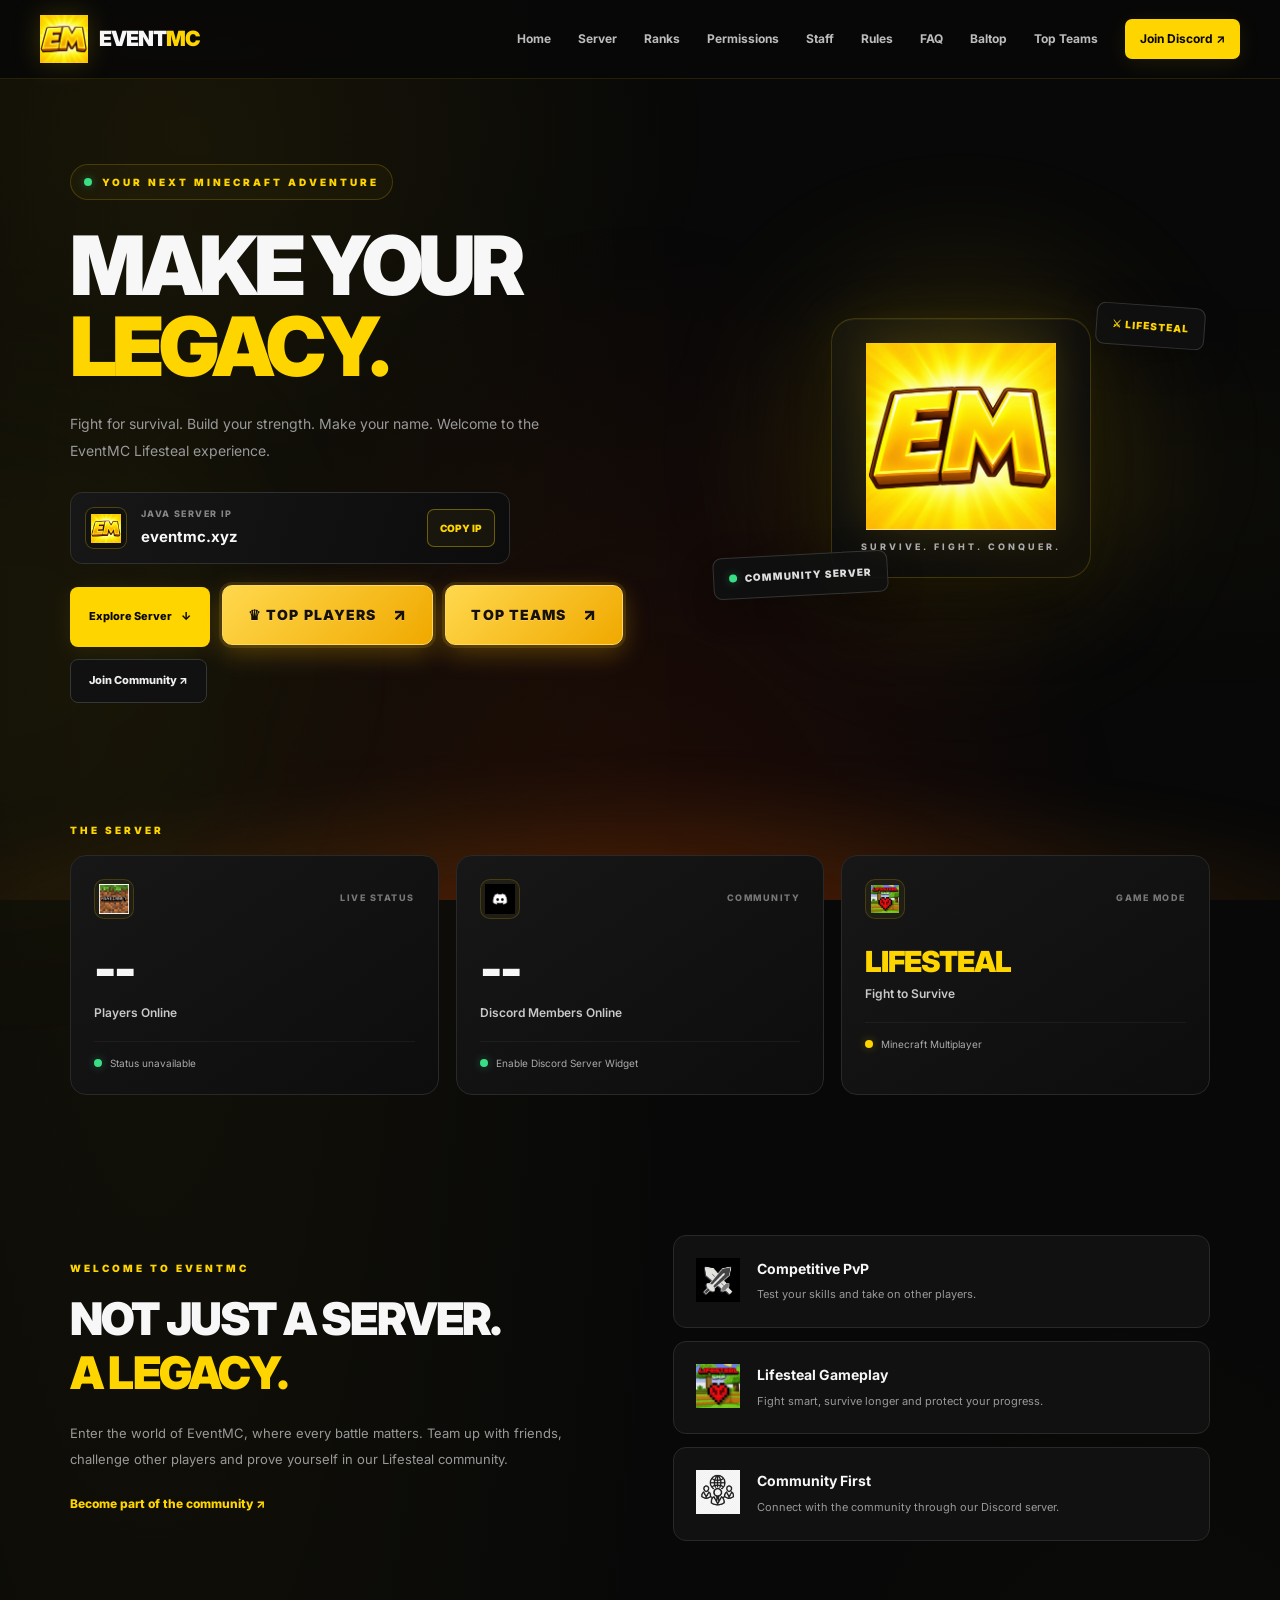
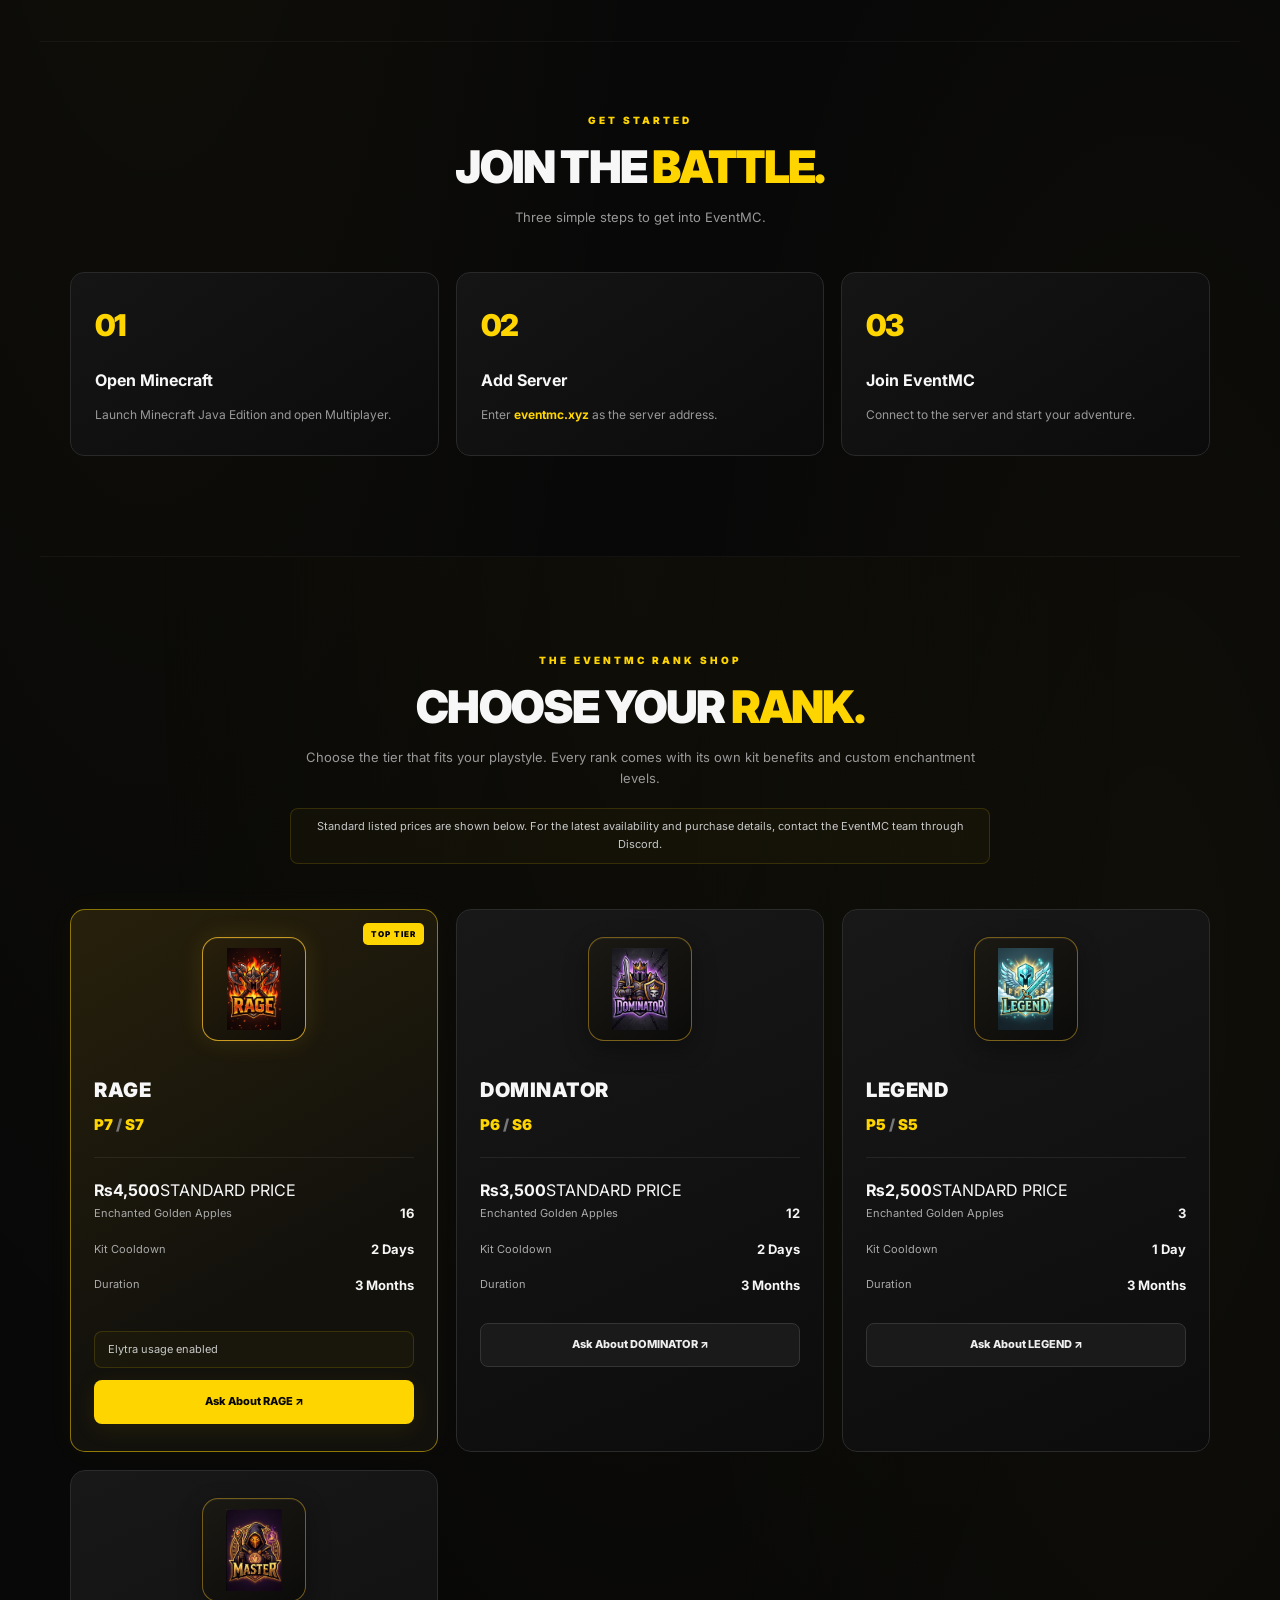
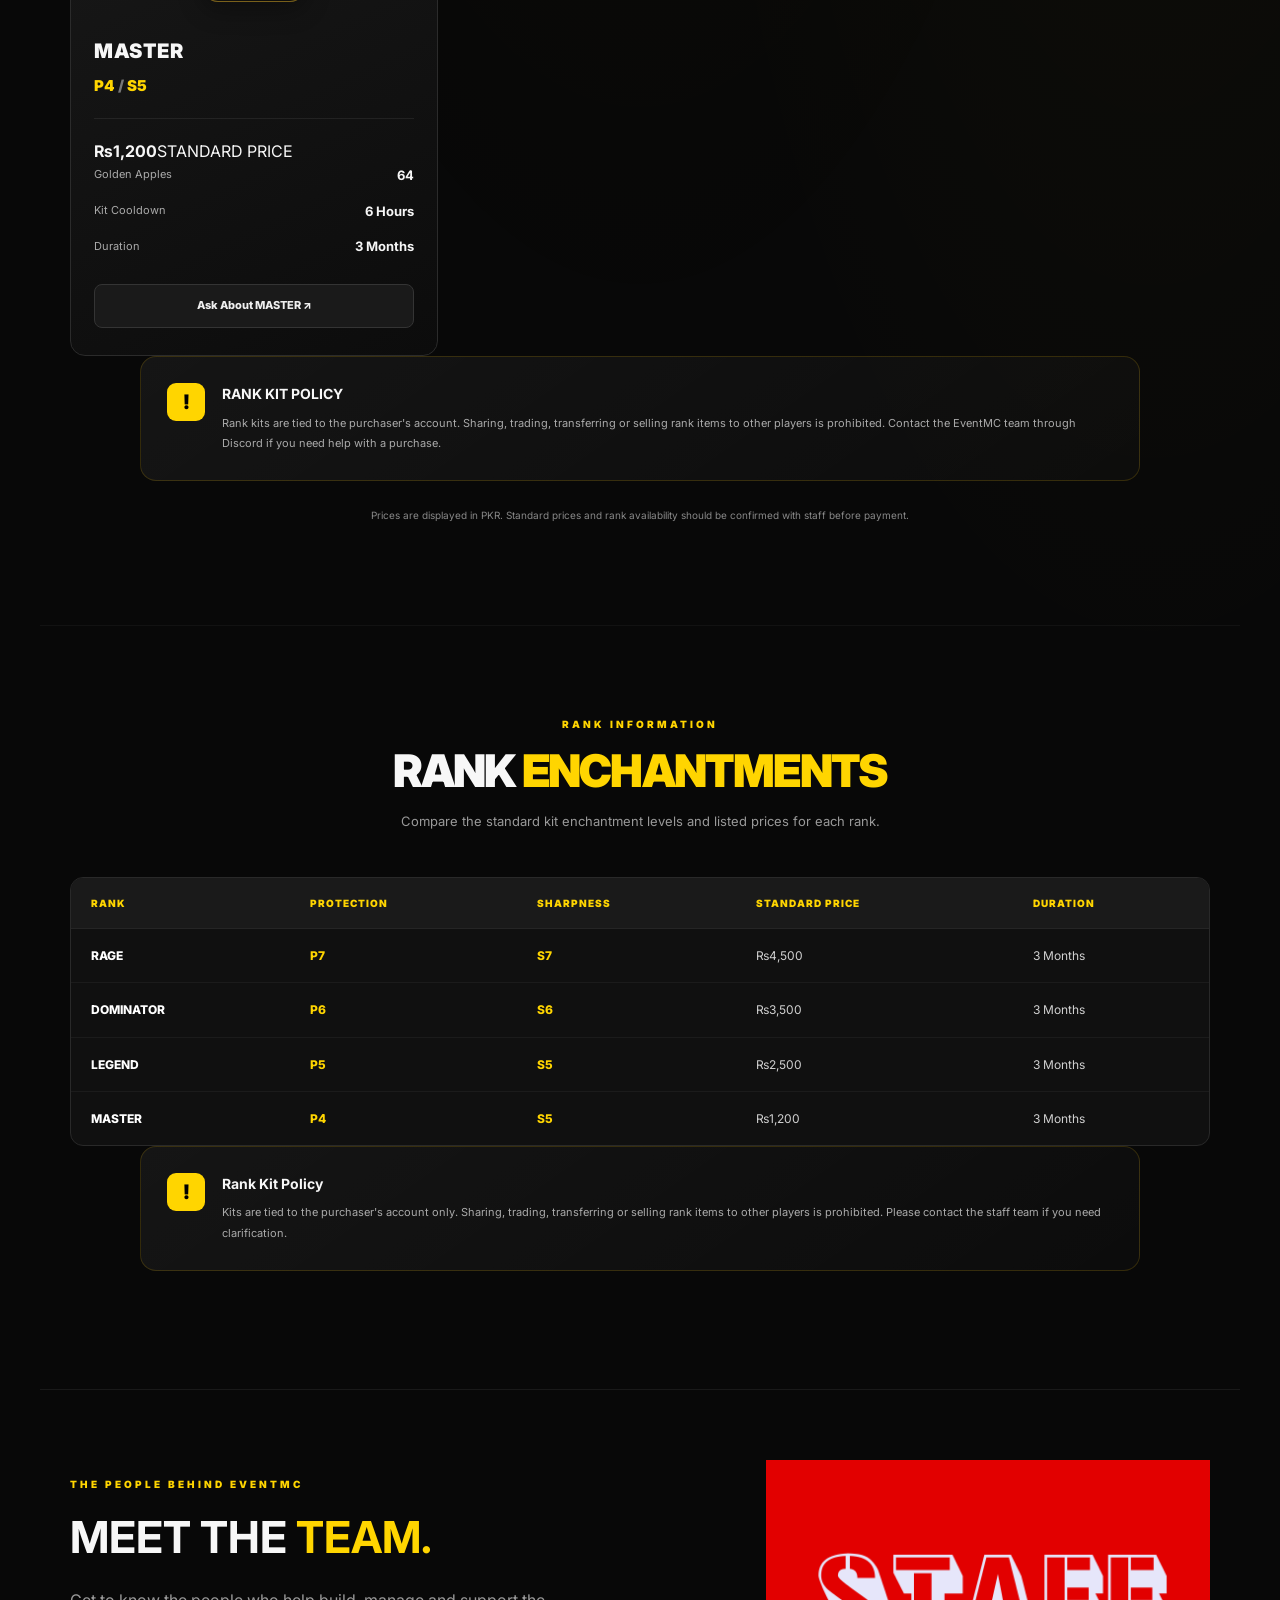
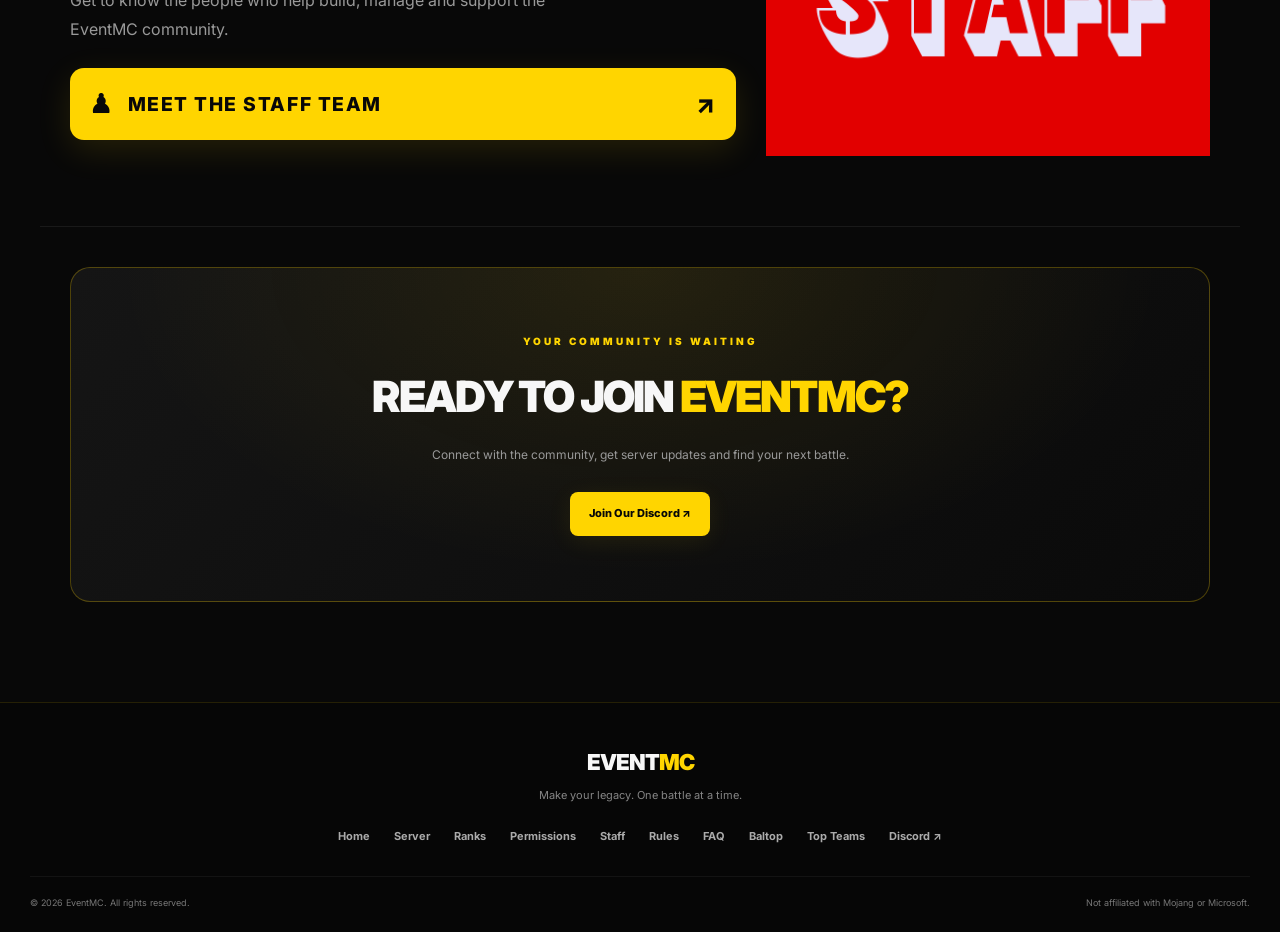
<file: index.html>
<!DOCTYPE html>
<html lang="en">
<head>
  <meta charset="UTF-8">
  <meta name="viewport" content="width=device-width, initial-scale=1.0">
  <meta name="theme-color" content="#080808">
  <meta name="description" content="Enter EventMC Lifesteal. Fight for survival, build your strength and make your legacy at eventmc.xyz.">
  <meta property="og:title" content="EventMC | Make Your Legacy">
  <meta property="og:description" content="Survive. Fight. Conquer. Join the EventMC Lifesteal community.">
  <meta property="og:image" content="assets/eventmc-logo.png">
  <title>EventMC | Make Your Legacy</title>
  <link rel="preconnect" href="https://fonts.googleapis.com">
  <link rel="preconnect" href="https://fonts.gstatic.com" crossorigin>
  <link href="https://fonts.googleapis.com/css2?family=Inter:wght@400;500;600;700;800;900&display=swap" rel="stylesheet">
  <link rel="icon" type="image/png" href="assets/eventmc-logo.png">
  <link rel="stylesheet" href="style.css">
  <link rel="stylesheet" href="extras.css">

  <style>
    .rank-symbol.rank-logo {
      width: 104px;
      height: 104px;
      padding: 10px;
      margin: 0 auto 14px;
      display: flex;
      align-items: center;
      justify-content: center;
      box-sizing: border-box;
      overflow: hidden;
      background: linear-gradient(145deg, #1b1913, #0b0b0a);
      border: 1px solid rgba(255, 198, 41, .42);
      border-radius: 16px;
      box-shadow: 0 8px 24px rgba(0,0,0,.32), inset 0 1px 0 rgba(255,255,255,.05);
    }

    .rank-featured .rank-symbol.rank-logo {
      background: linear-gradient(145deg, #29200b, #100e09);
      border-color: rgba(255, 198, 41, .75);
      box-shadow: 0 0 24px rgba(255,198,41,.12), inset 0 1px 0 rgba(255,255,255,.07);
    }

    .rank-symbol.rank-logo img {
      display: block;
      width: 100%;
      height: 100%;
      object-fit: contain;
    }

    /* Prominent leaderboard buttons */
    .hero-actions .top-players-button,
    .hero-actions .top-teams-button {
      position: relative;
      min-height: 54px;
      padding: 15px 25px;
      border: 1px solid #ffd75a;
      border-radius: 10px;
      background: linear-gradient(135deg, #ffd84d 0%, #f0a900 100%);
      color: #171107;
      font-size: 14px;
      font-weight: 900;
      letter-spacing: 1.1px;
      box-shadow: 0 0 0 3px rgba(255,198,41,.12), 0 8px 26px rgba(255,184,0,.28);
      text-shadow: 0 1px 0 rgba(255,255,255,.2);
      transform: translateY(-2px);
      transition: transform .2s ease, box-shadow .2s ease, filter .2s ease;
    }

    .hero-actions .top-players-button:hover,
    .hero-actions .top-teams-button:hover {
      transform: translateY(-4px);
      filter: brightness(1.08);
      box-shadow: 0 0 0 4px rgba(255,198,41,.17), 0 12px 32px rgba(255,184,0,.38);
    }

    .hero-actions .top-players-button span,
    .hero-actions .top-teams-button span {
      margin-left: 8px;
      font-size: 17px;
    }

    @media (max-width: 600px) {
      .hero-actions .top-players-button,
      .hero-actions .top-teams-button {
        min-height: 50px;
        padding: 13px 19px;
      }
    }

    /* =================================
       EVENTMC REALISTIC-STYLE FIRE FX
       ================================= */

    body {
      position: relative;
      isolation: isolate;
    }

    .eventmc-fire {
      position: fixed;
      inset: 0;
      z-index: -1;
      overflow: hidden;
      pointer-events: none;
      background:
        radial-gradient(ellipse at 50% 110%, rgba(120, 28, 0, .24), transparent 55%);
    }

    .eventmc-fire::before {
      content: "";
      position: absolute;
      left: -15%;
      bottom: -180px;
      width: 130%;
      height: 300px;
      background: radial-gradient(
        ellipse at center,
        rgba(255, 74, 0, .24),
        rgba(255, 130, 0, .10) 40%,
        transparent 72%
      );
      filter: blur(25px);
      animation: fireBase 3s ease-in-out infinite alternate;
    }

    .eventmc-flame {
      position: absolute;
      bottom: -150px;
      width: var(--flame-width, 55px);
      height: var(--flame-height, 220px);
      left: var(--flame-left);
      border-radius: 50% 50% 25% 25%;
      transform-origin: bottom center;
      opacity: 0;
      filter: blur(5px);
      background: linear-gradient(
        to top,
        #ff2600 0%,
        #ff5100 27%,
        #ff8c00 52%,
        #ffd34d 72%,
        rgba(255, 226, 120, .55) 84%,
        transparent 100%
      );
      animation: flameRise var(--flame-speed, 3s) infinite ease-in;
      animation-delay: var(--flame-delay, 0s);
    }

    .eventmc-flame::before {
      content: "";
      position: absolute;
      left: 25%;
      top: 28%;
      width: 50%;
      height: 70%;
      border-radius: 50%;
      background: linear-gradient(
        to top,
        rgba(255, 70, 0, .95),
        rgba(255, 190, 30, .8),
        transparent
      );
      filter: blur(7px);
    }

    @keyframes flameRise {
      0% {
        transform: translateY(0) scale(.6, .7) rotate(-9deg);
        opacity: 0;
      }
      15% {
        opacity: .85;
      }
      45% {
        transform: translateY(-42vh) scale(1.15, 1.35) rotate(9deg);
        opacity: .78;
      }
      75% {
        opacity: .55;
      }
      100% {
        transform: translateY(-115vh) scale(.35, 1.7) rotate(-12deg);
        opacity: 0;
      }
    }

    .eventmc-ember {
      position: absolute;
      bottom: -15px;
      left: var(--ember-left);
      width: var(--ember-size, 4px);
      height: var(--ember-size, 4px);
      border-radius: 50%;
      background: #ffb52e;
      box-shadow: 0 0 8px #ff6a00, 0 0 18px #ff3c00;
      opacity: 0;
      animation: emberRise var(--ember-speed, 5s) infinite linear;
      animation-delay: var(--ember-delay, 0s);
    }

    @keyframes emberRise {
      0% {
        transform: translate3d(0, 0, 0) scale(.5);
        opacity: 0;
      }
      15% {
        opacity: .95;
      }
      100% {
        transform: translate3d(var(--ember-drift, 45px), -110vh, 0) scale(0);
        opacity: 0;
      }
    }

    @keyframes fireBase {
      from {
        opacity: .55;
        transform: scaleX(.9);
      }
      to {
        opacity: 1;
        transform: scaleX(1.08);
      }
    }

    @media (prefers-reduced-motion: reduce) {
      .eventmc-flame,
      .eventmc-ember,
      .eventmc-fire::before {
        animation: none !important;
      }
    }
  </style>
</head>

<body>
  <div class="eventmc-fire" id="eventmcFire" aria-hidden="true"></div>
  <div class="page-glow"></div>

  <header class="site-header">
    <a class="brand" href="#home" aria-label="EventMC Home">
      <img src="assets/eventmc-logo.png" alt="EventMC Logo" onerror="this.style.display='none'">
      <span>EVENT<span class="yellow">MC</span></span>
    </a>

    <button class="menu-toggle" id="menuToggle" aria-label="Open navigation" aria-expanded="false">
      <span></span><span></span><span></span>
    </button>

    <nav class="nav-links" id="navLinks">
      <a href="index.html#home">Home</a>
      <a href="index.html#server">Server</a>
      <a href="index.html#ranks">Ranks</a>
      <a href="index.html#permissions">Permissions</a>
      <a href="staff.html">Staff</a>
      <a href="rules.html">Rules</a>
      <a href="faq.html">FAQ</a>
      <a href="baltop.html">Baltop</a>
      <a href="top-teams.html">Top Teams</a>
      <a class="nav-discord" href="https://discord.gg/d8NJ4SGXV" target="_blank" rel="noopener noreferrer">Join Discord ↗</a>
    </nav>
  </header>

  <main>
    <section class="hero section-wrap" id="home">
      <div class="hero-content">
        <div class="eyebrow"><span class="live-dot"></span> YOUR NEXT MINECRAFT ADVENTURE</div>

        <h1>MAKE YOUR<br><span class="yellow">LEGACY.</span></h1>

        <p class="hero-description">
          Fight for survival. Build your strength. Make your name. Welcome to the EventMC Lifesteal experience.
        </p>

        <div class="hero-ip">
          <div class="ip-icon">
            <img src="assets/eventmc-logo.png" alt="EventMC">
          </div>
          <div>
            <span class="small-label">JAVA SERVER IP</span>
            <strong id="serverIp">eventmc.xyz</strong>
          </div>
          <button class="copy-button" id="copyIp" type="button">COPY IP</button>
        </div>

        <div class="hero-actions">
          <a class="button button-primary" href="#server">Explore Server <span>↓</span></a>
          <a class="button top-players-button" href="baltop.html">♛ TOP PLAYERS <span>↗</span></a>
          <a class="button top-teams-button" href="top-teams.html">TOP TEAMS <span>↗</span></a>
          <a class="button button-outline" href="https://discord.gg/d8NJ4SGXV" target="_blank" rel="noopener noreferrer">Join Community ↗</a>
        </div>

        <p class="copy-message" id="copyMessage" aria-live="polite"></p>
      </div>

      <div class="hero-visual">
        <div class="hero-logo-card">
          <img src="assets/eventmc-logo.png" alt="EventMC Server Logo" onerror="this.style.display='none'">
          <div class="logo-fallback">EVENT<span>MC</span></div>
          <span class="hero-logo-caption">SURVIVE. FIGHT. CONQUER.</span>
        </div>
        <div class="floating-chip chip-top">⚔ LIFESTEAL</div>
        <div class="floating-chip chip-bottom"><span class="live-dot"></span> COMMUNITY SERVER</div>
      </div>
    </section>

    <section class="stats-section section-wrap" id="server">
      <div class="section-kicker">THE SERVER</div>
      <div class="stats-grid">
        <article class="stat-card">
          <div class="stat-top">
            <span class="stat-icon stat-icon-upload">
              <img src="assets/player-count.png" alt="Player count icon" onerror="this.hidden=true">
            </span>
            <span class="stat-caption">LIVE STATUS</span>
          </div>
          <div class="stat-number" id="playerCount">--</div>
          <div class="stat-label">Players Online</div>
          <div class="stat-bottom">
            <span class="status-dot" id="mcStatusDot"></span>
            <span id="mcStatus">Checking server...</span>
          </div>
        </article>

        <article class="stat-card">
          <div class="stat-top">
            <span class="stat-icon stat-icon-upload">
              <img src="assets/discord-count.png" alt="Discord count icon" onerror="this.hidden=true">
            </span>
            <span class="stat-caption">COMMUNITY</span>
          </div>
          <div class="stat-number" id="discordCount">--</div>
          <div class="stat-label">Discord Members Online</div>
          <div class="stat-bottom">
            <span class="status-dot status-green"></span>
            <span id="discordStatus">Community connection</span>
          </div>
        </article>

        <article class="stat-card mode-stat">
          <div class="stat-top">
            <span class="stat-icon stat-icon-image">
              <img src="assets/life.png" alt="Lifesteal">
            </span>
            <span class="stat-caption">GAME MODE</span>
          </div>
          <div class="stat-number mode-number">LIFESTEAL</div>
          <div class="stat-label">Fight to Survive</div>
          <div class="stat-bottom">
            <span class="status-dot status-yellow"></span>
            <span>Minecraft Multiplayer</span>
          </div>
        </article>
      </div>
    </section>

    <section class="about-section section-wrap">
      <div class="about-copy">
        <div class="section-kicker">WELCOME TO EVENTMC</div>
        <h2>NOT JUST A SERVER.<br><span class="yellow">A LEGACY.</span></h2>
        <p>Enter the world of EventMC, where every battle matters. Team up with friends, challenge other players and prove yourself in our Lifesteal community.</p>
        <a class="text-link" href="https://discord.gg/d8NJ4SGXV" target="_blank" rel="noopener noreferrer">Become part of the community ↗</a>
      </div>

      <div class="feature-list">
        <article class="feature-card">
          <div class="feature-icon"><img src="assets/comp.png" alt="Competitive PvP" onerror="this.hidden=true"></div>
          <div><h3>Competitive PvP</h3><p>Test your skills and take on other players.</p></div>
        </article>
        <article class="feature-card">
          <div class="feature-icon"><img src="assets/life.png" alt="Lifesteal" onerror="this.hidden=true"></div>
          <div><h3>Lifesteal Gameplay</h3><p>Fight smart, survive longer and protect your progress.</p></div>
        </article>
        <article class="feature-card">
          <div class="feature-icon"><img src="assets/community.png" alt="Community First" onerror="this.hidden=true"></div>
          <div><h3>Community First</h3><p>Connect with the community through our Discord server.</p></div>
        </article>
      </div>
    </section>

    <section class="join-section section-wrap">
      <div class="section-heading">
        <div class="section-kicker">GET STARTED</div>
        <h2>JOIN THE <span class="yellow">BATTLE.</span></h2>
        <p>Three simple steps to get into EventMC.</p>
      </div>

      <div class="steps-grid">
        <article class="step-card"><span class="step-number">01</span><h3>Open Minecraft</h3><p>Launch Minecraft Java Edition and open Multiplayer.</p></article>
        <article class="step-card"><span class="step-number">02</span><h3>Add Server</h3><p>Enter <strong>eventmc.xyz</strong> as the server address.</p></article>
        <article class="step-card"><span class="step-number">03</span><h3>Join EventMC</h3><p>Connect to the server and start your adventure.</p></article>
      </div>
    </section>

    <section class="ranks-section section-wrap" id="ranks">
      <div class="section-heading">
        <div class="section-kicker">THE EVENTMC RANK SHOP</div>
        <h2>CHOOSE YOUR <span class="yellow">RANK.</span></h2>
        <p>Choose the tier that fits your playstyle. Every rank comes with its own kit benefits and custom enchantment levels.</p>
        <div class="rank-note">Standard listed prices are shown below. For the latest availability and purchase details, contact the EventMC team through Discord.</div>
      </div>

      <div class="ranks-grid permanent-ranks-grid">
        <article class="rank-card rank-featured permanent-rank-card">
          <div class="rank-badge">TOP TIER</div>
          <div class="rank-symbol rank-logo"><img src="assets/rage.png" alt="RAGE Rank Logo" loading="lazy"></div>
          <h3>RAGE</h3>
          <div class="rank-enchants">P7 <span>/</span> S7</div>
          <div class="rank-divider"></div>
          <div class="permanent-price"><strong>₨4,500</strong><span>STANDARD PRICE</span></div>
          <div class="price-row"><span>Enchanted Golden Apples</span><strong>16</strong></div>
          <div class="price-row"><span>Kit Cooldown</span><strong>2 Days</strong></div>
          <div class="price-row"><span>Duration</span><strong>3 Months</strong></div>
          <div class="rank-note">Elytra usage enabled</div>
          <a class="button button-primary rank-action" href="https://discord.gg/d8NJ4SGXV" target="_blank" rel="noopener noreferrer">Ask About RAGE ↗</a>
        </article>

        <article class="rank-card permanent-rank-card">
          <div class="rank-symbol rank-logo"><img src="assets/dominator.png" alt="DOMINATOR Rank Logo" loading="lazy"></div>
          <h3>DOMINATOR</h3>
          <div class="rank-enchants">P6 <span>/</span> S6</div>
          <div class="rank-divider"></div>
          <div class="permanent-price"><strong>₨3,500</strong><span>STANDARD PRICE</span></div>
          <div class="price-row"><span>Enchanted Golden Apples</span><strong>12</strong></div>
          <div class="price-row"><span>Kit Cooldown</span><strong>2 Days</strong></div>
          <div class="price-row"><span>Duration</span><strong>3 Months</strong></div>
          <a class="button button-rank rank-action" href="https://discord.gg/d8NJ4SGXV" target="_blank" rel="noopener noreferrer">Ask About DOMINATOR ↗</a>
        </article>

        <article class="rank-card permanent-rank-card">
          <div class="rank-symbol rank-logo"><img src="assets/legend.png" alt="LEGEND Rank Logo" loading="lazy"></div>
          <h3>LEGEND</h3>
          <div class="rank-enchants">P5 <span>/</span> S5</div>
          <div class="rank-divider"></div>
          <div class="permanent-price"><strong>₨2,500</strong><span>STANDARD PRICE</span></div>
          <div class="price-row"><span>Enchanted Golden Apples</span><strong>3</strong></div>
          <div class="price-row"><span>Kit Cooldown</span><strong>1 Day</strong></div>
          <div class="price-row"><span>Duration</span><strong>3 Months</strong></div>
          <a class="button button-rank rank-action" href="https://discord.gg/d8NJ4SGXV" target="_blank" rel="noopener noreferrer">Ask About LEGEND ↗</a>
        </article>

        <article class="rank-card permanent-rank-card">
          <div class="rank-symbol rank-logo"><img src="assets/master.png" alt="MASTER Rank Logo" loading="lazy"></div>
          <h3>MASTER</h3>
          <div class="rank-enchants">P4 <span>/</span> S5</div>
          <div class="rank-divider"></div>
          <div class="permanent-price"><strong>₨1,200</strong><span>STANDARD PRICE</span></div>
          <div class="price-row"><span>Golden Apples</span><strong>64</strong></div>
          <div class="price-row"><span>Kit Cooldown</span><strong>6 Hours</strong></div>
          <div class="price-row"><span>Duration</span><strong>3 Months</strong></div>
          <a class="button button-rank rank-action" href="https://discord.gg/d8NJ4SGXV" target="_blank" rel="noopener noreferrer">Ask About MASTER ↗</a>
        </article>
      </div>

      <div class="policy-card rank-shop-policy">
        <div class="policy-icon">!</div>
        <div>
          <h3>RANK KIT POLICY</h3>
          <p>Rank kits are tied to the purchaser's account. Sharing, trading, transferring or selling rank items to other players is prohibited. Contact the EventMC team through Discord if you need help with a purchase.</p>
        </div>
      </div>
      <p class="shop-disclaimer">Prices are displayed in PKR. Standard prices and rank availability should be confirmed with staff before payment.</p>
    </section>

    <section class="permissions-section section-wrap" id="permissions">
      <div class="section-heading">
        <div class="section-kicker">RANK INFORMATION</div>
        <h2>RANK <span class="yellow">ENCHANTMENTS</span></h2>
        <p>Compare the standard kit enchantment levels and listed prices for each rank.</p>
      </div>

      <div class="table-wrap">
        <table class="permissions-table">
          <thead><tr><th>Rank</th><th>Protection</th><th>Sharpness</th><th>Standard Price</th><th>Duration</th></tr></thead>
          <tbody>
            <tr><td>RAGE</td><td>P7</td><td>S7</td><td>₨4,500</td><td>3 Months</td></tr>
            <tr><td>DOMINATOR</td><td>P6</td><td>S6</td><td>₨3,500</td><td>3 Months</td></tr>
            <tr><td>LEGEND</td><td>P5</td><td>S5</td><td>₨2,500</td><td>3 Months</td></tr>
            <tr><td>MASTER</td><td>P4</td><td>S5</td><td>₨1,200</td><td>3 Months</td></tr>
          </tbody>
        </table>
      </div>

      <div class="policy-card">
        <div class="policy-icon">!</div>
        <div>
          <h3>Rank Kit Policy</h3>
          <p>Kits are tied to the purchaser's account only. Sharing, trading, transferring or selling rank items to other players is prohibited. Please contact the staff team if you need clarification.</p>
        </div>
      </div>
    </section>

    <section class="staff-preview section-wrap" aria-labelledby="staffPreviewTitle">
      <div class="staff-preview-copy">
        <div class="section-kicker">THE PEOPLE BEHIND EVENTMC</div>
        <h2 id="staffPreviewTitle">MEET THE <span class="yellow">TEAM.</span></h2>
        <p>Get to know the people who help build, manage and support the EventMC community.</p>
        <a class="button button-primary staff-team-bar" href="staff.html">
          <span class="staff-team-bar-icon">♟</span> MEET THE STAFF TEAM <span class="staff-team-arrow">↗</span>
        </a>
      </div>
      <div class="staff-preview-mark"><img src="assets/staff.png" alt="EventMC Staff Team" loading="lazy"></div>
    </section>

    <section class="discord-cta section-wrap">
      <div class="cta-content">
        <div class="section-kicker">YOUR COMMUNITY IS WAITING</div>
        <h2>READY TO JOIN <span class="yellow">EVENTMC?</span></h2>
        <p>Connect with the community, get server updates and find your next battle.</p>
        <a class="button button-primary" href="https://discord.gg/d8NJ4SGXV" target="_blank" rel="noopener noreferrer">Join Our Discord ↗</a>
      </div>
    </section>
  </main>

  <footer class="site-footer">
    <a class="footer-brand" href="#home">EVENT<span class="yellow">MC</span></a>
    <p>Make your legacy. One battle at a time.</p>

    <div class="footer-links">
      <a href="index.html#home">Home</a>
      <a href="index.html#server">Server</a>
      <a href="index.html#ranks">Ranks</a>
      <a href="index.html#permissions">Permissions</a>
      <a href="staff.html">Staff</a>
      <a href="rules.html">Rules</a>
      <a href="faq.html">FAQ</a>
      <a href="baltop.html">Baltop</a>
      <a href="top-teams.html">Top Teams</a>
      <a href="https://discord.gg/d8NJ4SGXV" target="_blank" rel="noopener noreferrer">Discord ↗</a>
    </div>

    <div class="footer-bottom">
      <span>© <span id="currentYear"></span> EventMC. All rights reserved.</span>
      <span>Not affiliated with Mojang or Microsoft.</span>
    </div>
  </footer>

  <script>
  (() => {
    const fire = document.getElementById("eventmcFire");
    if (!fire || window.matchMedia("(prefers-reduced-motion: reduce)").matches) return;

    // Create animated flames
    for (let i = 0; i < 38; i++) {
      const flame = document.createElement("div");
      flame.className = "eventmc-flame";
      flame.style.setProperty("--flame-left", Math.random() * 100 + "%");
      flame.style.setProperty("--flame-width", 25 + Math.random() * 65 + "px");
      flame.style.setProperty("--flame-height", 110 + Math.random() * 190 + "px");
      flame.style.setProperty("--flame-speed", 2 + Math.random() * 2.5 + "s");
      flame.style.setProperty("--flame-delay", Math.random() * 5 + "s");
      fire.appendChild(flame);
    }

    // Create floating embers
    for (let i = 0; i < 55; i++) {
      const ember = document.createElement("div");
      ember.className = "eventmc-ember";
      ember.style.setProperty("--ember-left", Math.random() * 100 + "%");
      ember.style.setProperty("--ember-size", 2 + Math.random() * 4 + "px");
      ember.style.setProperty("--ember-speed", 3 + Math.random() * 6 + "s");
      ember.style.setProperty("--ember-delay", Math.random() * 7 + "s");
      ember.style.setProperty("--ember-drift", (Math.random() * 100 - 50) + "px");
      fire.appendChild(ember);
    }
  })();
  </script>

  <script src="script.js" defer></script>
  <script defer src="page-transitions.js"></script>
</body>
</html>
</file>
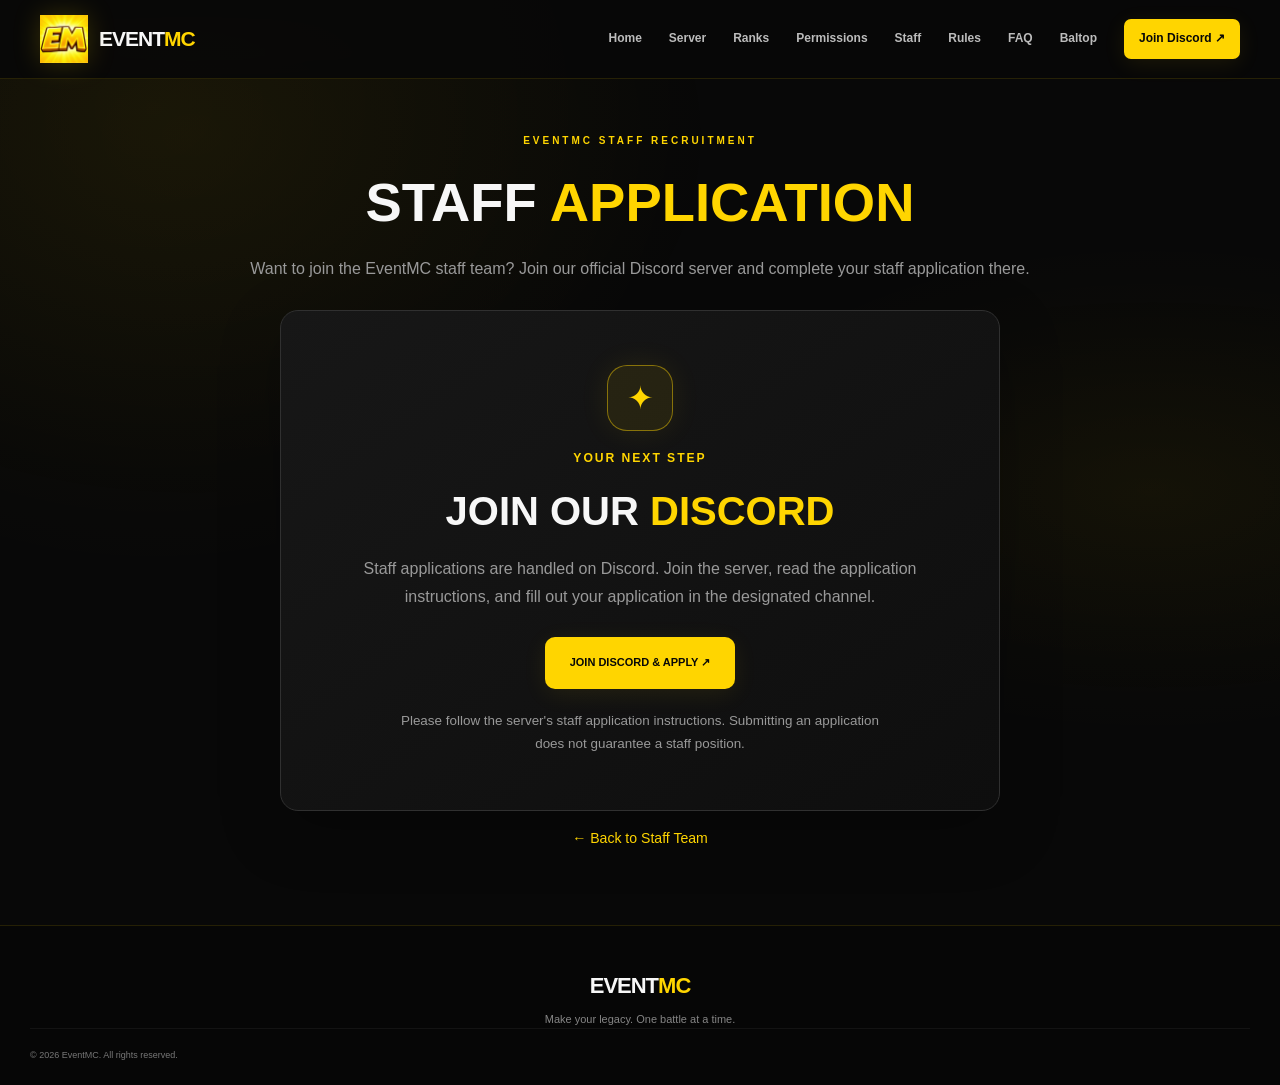
<file: apply.html>
<!doctype html>
<html lang="en">
<head>
  <meta charset="utf-8">
  <meta name="viewport" content="width=device-width,initial-scale=1">
  <meta name="description" content="Join the EventMC Discord and complete your staff application there.">
  <title>EventMC | Staff Application</title>
  <link rel="icon" type="image/png" href="assets/eventmc-logo.png">
  <link rel="stylesheet" href="style.css">
<link rel="stylesheet" href="extras.css"></head>
<body class="staff-page">
  <header class="site-header">
    <a class="brand" href="index.html"><img src="assets/eventmc-logo.png" alt="EventMC Logo" onerror="this.style.display='none'"><span>EVENT<span class="yellow">MC</span></span></a>
    <nav class="nav-links" id="navLinks">
      <a href="index.html#home">Home</a>
      <a href="index.html#server">Server</a>
      <a href="index.html#ranks">Ranks</a>
      <a href="index.html#permissions">Permissions</a>
      <a href="staff.html">Staff</a>
      <a href="rules.html">Rules</a>
      <a href="faq.html">FAQ</a>
      <a href="baltop.html">Baltop</a>
      <a class="nav-discord" href="https://discord.gg/d8NJ4SGXV" target="_blank" rel="noopener noreferrer">Join Discord ↗</a>
    </nav>
  </header>

  <main class="portal-wrap">
    <div class="portal-heading">
      <div class="section-kicker">EVENTMC STAFF RECRUITMENT</div>
      <h1>STAFF <span class="yellow">APPLICATION</span></h1>
      <p>Want to join the EventMC staff team? Join our official Discord server and complete your staff application there.</p>
    </div>

    <section class="portal-card discord-application-card">
      <div class="discord-application-icon" aria-hidden="true">✦</div>
      <div class="discord-application-kicker">YOUR NEXT STEP</div>
      <h2>JOIN OUR <span class="yellow">DISCORD</span></h2>
      <p>Staff applications are handled on Discord. Join the server, read the application instructions, and fill out your application in the designated channel.</p>
      <a class="button button-primary discord-application-button" href="https://discord.gg/d8NJ4SGXV" target="_blank" rel="noopener noreferrer">JOIN DISCORD &amp; APPLY ↗</a>
      <p class="discord-application-note">Please follow the server's staff application instructions. Submitting an application does not guarantee a staff position.</p>
    </section>

    <p class="portal-login-note"><a class="portal-small-link" href="staff.html">← Back to Staff Team</a></p>
  </main>

  <footer class="site-footer">
    <a class="footer-brand" href="index.html">EVENT<span class="yellow">MC</span></a>
    <p>Make your legacy. One battle at a time.</p>
    <div class="footer-bottom"><span>© <span id="currentYear">2026</span> EventMC. All rights reserved.</span></div>
  </footer>
  <script>document.getElementById('currentYear').textContent = new Date().getFullYear();</script>
<script defer src="page-transitions.js"></script></body>
</html>
</file>
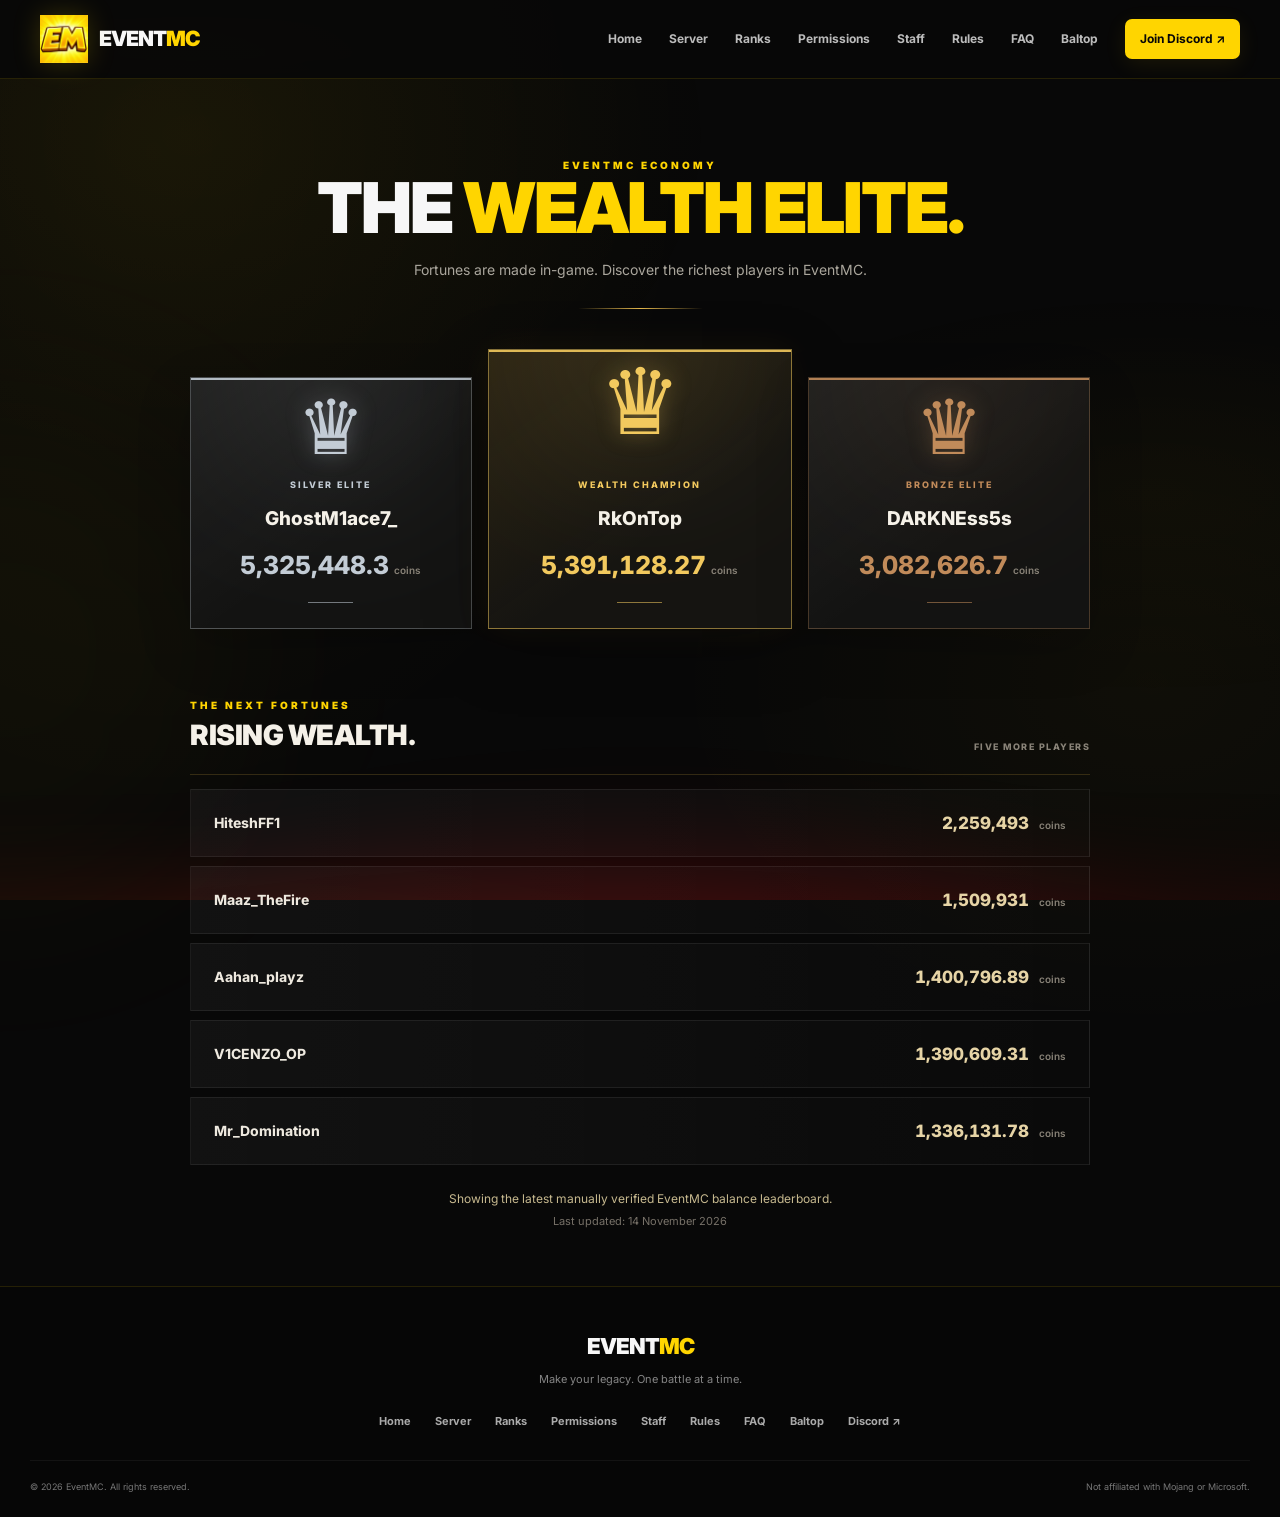
<file: baltop.html>
<!DOCTYPE html>
<html lang="en">
<head>
  <meta charset="UTF-8">
  <meta name="viewport" content="width=device-width, initial-scale=1.0">
  <meta name="theme-color" content="#080808">
  <meta name="description" content="The richest players in the EventMC economy.">
  <title>EventMC | Baltop</title>
  <link rel="preconnect" href="https://fonts.googleapis.com">
  <link rel="preconnect" href="https://fonts.gstatic.com" crossorigin>
  <link href="https://fonts.googleapis.com/css2?family=Inter:wght@400;500;600;700;800;900&display=swap" rel="stylesheet">
  <link rel="icon" type="image/png" href="assets/eventmc-logo.png">
  <link rel="stylesheet" href="style.css">
  <link rel="stylesheet" href="extras.css">
  <link rel="stylesheet" href="baltop.css">
</head>

<body class="staff-page baltop-page">

  <!-- RED FIRE ANIMATION -->
  <div class="red-fire-layer" id="redFireLayer" aria-hidden="true">
    <div class="red-fire-base"></div>
  </div>

  <div class="page-glow"></div>

  <header class="site-header">
    <a class="brand" href="index.html#home" aria-label="EventMC Home">
      <img src="assets/eventmc-logo.png" alt="EventMC Logo" onerror="this.style.display='none'">
      <span>EVENT<span class="yellow">MC</span></span>
    </a>

    <button class="menu-toggle" id="menuToggle" aria-label="Open navigation" aria-expanded="false">
      <span></span><span></span><span></span>
    </button>

    <nav class="nav-links" id="navLinks">
      <a href="index.html#home">Home</a>
      <a href="index.html#server">Server</a>
      <a href="index.html#ranks">Ranks</a>
      <a href="index.html#permissions">Permissions</a>
      <a href="staff.html">Staff</a>
      <a href="rules.html">Rules</a>
      <a href="faq.html">FAQ</a>
      <a href="baltop.html">Baltop</a>
      <a class="nav-discord" href="https://discord.gg/d8NJ4SGXV" target="_blank" rel="noopener noreferrer">Join Discord ↗</a>
    </nav>
  </header>

  <main class="baltop-main">
    <section class="baltop-hero">
      <div class="section-kicker">EVENTMC ECONOMY</div>
      <h1>THE <span class="yellow">WEALTH ELITE.</span></h1>
      <p>Fortunes are made in-game. Discover the richest players in EventMC.</p>
      <div class="baltop-rule"></div>
    </section>

    <section class="wealth-podium" aria-label="Top three richest players">
      <article class="wealth-card wealth-silver">
        <div class="wealth-crown" aria-hidden="true">♛</div>
        <div class="wealth-caption">SILVER ELITE</div>
        <h2 class="wealth-name" id="wealthName2">—</h2>
        <div class="wealth-balance"><span id="wealthBalance2">—</span><small>coins</small></div>
        <div class="wealth-accent"></div>
      </article>

      <article class="wealth-card wealth-champion">
        <div class="wealth-crown" aria-hidden="true">♛</div>
        <div class="wealth-caption">WEALTH CHAMPION</div>
        <h2 class="wealth-name" id="wealthName1">—</h2>
        <div class="wealth-balance"><span id="wealthBalance1">—</span><small>coins</small></div>
        <div class="wealth-accent"></div>
      </article>

      <article class="wealth-card wealth-bronze">
        <div class="wealth-crown" aria-hidden="true">♛</div>
        <div class="wealth-caption">BRONZE ELITE</div>
        <h2 class="wealth-name" id="wealthName3">—</h2>
        <div class="wealth-balance"><span id="wealthBalance3">—</span><small>coins</small></div>
        <div class="wealth-accent"></div>
      </article>
    </section>

    <section class="wealth-rest">
      <div class="wealth-rest-heading">
        <div>
          <div class="section-kicker">THE NEXT FORTUNES</div>
          <h2>RISING WEALTH.</h2>
        </div>
        <span>FIVE MORE PLAYERS</span>
      </div>

      <div class="wealth-list" id="wealthList"></div>
      <p class="wealth-data-note" id="baltopStatus" role="status" aria-live="polite">No leaderboard data has been published yet.</p>
      <p class="wealth-data-note" id="baltopUpdated"></p>
    </section>
  </main>

  <footer class="site-footer">
    <a class="footer-brand" href="index.html">EVENT<span class="yellow">MC</span></a>
    <p>Make your legacy. One battle at a time.</p>

    <div class="footer-links">
      <a href="index.html#home">Home</a>
      <a href="index.html#server">Server</a>
      <a href="index.html#ranks">Ranks</a>
      <a href="index.html#permissions">Permissions</a>
      <a href="staff.html">Staff</a>
      <a href="rules.html">Rules</a>
      <a href="faq.html">FAQ</a>
      <a href="baltop.html">Baltop</a>
      <a href="https://discord.gg/d8NJ4SGXV" target="_blank" rel="noopener noreferrer">Discord ↗</a>
    </div>

    <div class="footer-bottom">
      <span>© <span id="currentYear"></span> EventMC. All rights reserved.</span>
      <span>Not affiliated with Mojang or Microsoft.</span>
    </div>
  </footer>

  <script>
    (() => {
      const layer = document.getElementById("redFireLayer");
      if (!layer) return;

      for (let i = 0; i < 42; i++) {
        const flame = document.createElement("span");
        flame.className = "red-flame";
        flame.style.setProperty("--left", Math.random() * 100 + "%");
        flame.style.setProperty("--delay", Math.random() * 5 + "s");
        flame.style.setProperty("--duration", (2.5 + Math.random() * 3) + "s");
        flame.style.setProperty("--size", (35 + Math.random() * 75) + "px");
        layer.appendChild(flame);
      }

      for (let i = 0; i < 60; i++) {
        const ember = document.createElement("span");
        ember.className = "red-ember";
        ember.style.setProperty("--left", Math.random() * 100 + "%");
        ember.style.setProperty("--delay", Math.random() * 7 + "s");
        ember.style.setProperty("--duration", (3 + Math.random() * 5) + "s");
        layer.appendChild(ember);
      }
    })();
  </script>

  <script src="script.js" defer></script>
  <script src="baltop-data.js" defer></script>
  <script src="baltop.js" defer></script>
  <script defer src="page-transitions.js"></script>
</body>
</html>
</file>
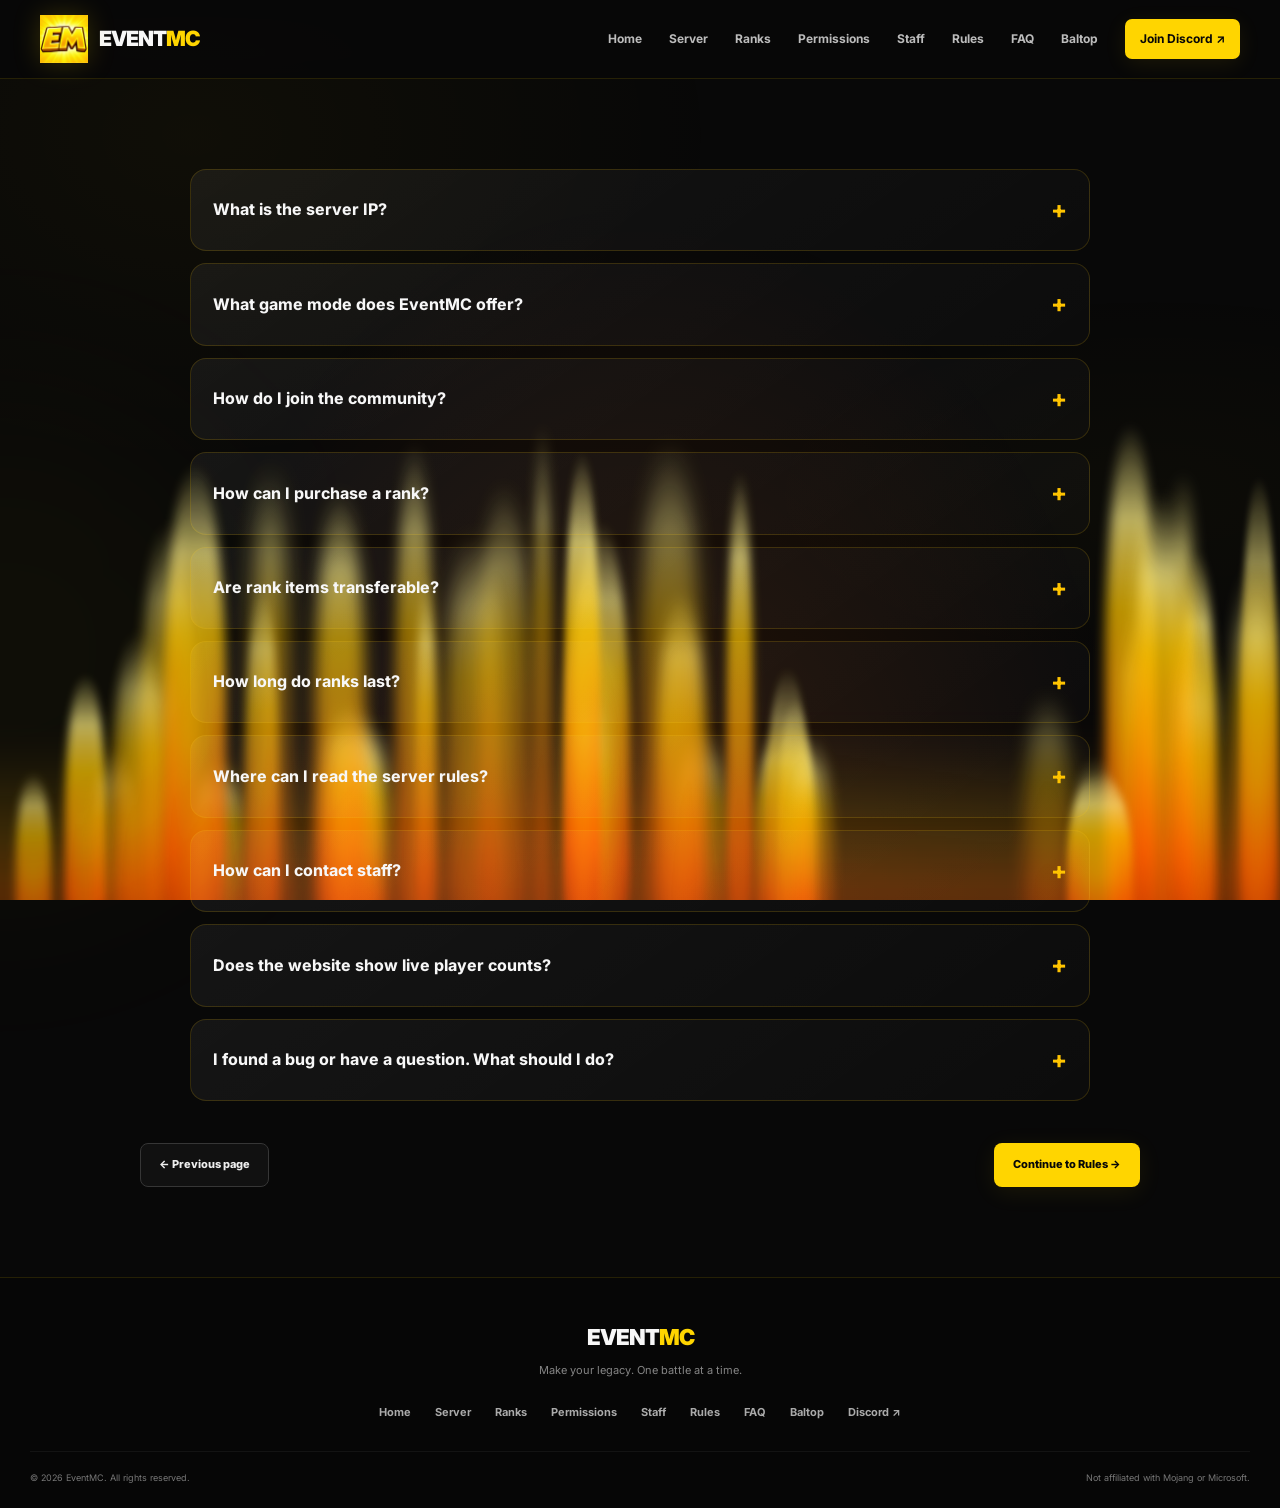
<file: faq.html>
<!DOCTYPE html>
<html lang="en">
<head>
<meta charset="UTF-8">
<meta name="viewport" content="width=device-width, initial-scale=1">
<meta name="theme-color" content="#080808">
<meta name="description" content="Official EventMC Minecraft server information.">
<title>FAQ | EventMC</title>

<link rel="preconnect" href="https://fonts.googleapis.com">
<link rel="preconnect" href="https://fonts.gstatic.com" crossorigin>
<link href="https://fonts.googleapis.com/css2?family=Inter:wght@400;500;600;700;800;900&display=swap" rel="stylesheet">
<link rel="icon" type="image/png" href="assets/eventmc-logo.png">
<link rel="stylesheet" href="style.css">
<link rel="stylesheet" href="extras.css">

<style>
/* EVENTMC GOLDEN FIRE */
body.staff-page {
  position: relative;
  isolation: isolate;
  background: #080808;
}

.yellow-fire-layer {
  position: fixed;
  inset: 0;
  z-index: -1;
  overflow: hidden;
  pointer-events: none;
  background: radial-gradient(
    ellipse at 50% 100%,
    rgba(255, 105, 0, .13),
    transparent 55%
  );
}

.yellow-fire-base {
  position: absolute;
  bottom: -35px;
  left: -10%;
  width: 120%;
  height: 190px;
  background: linear-gradient(
    to top,
    rgba(255, 90, 0, .42),
    rgba(255, 175, 0, .2),
    transparent
  );
  filter: blur(26px);
  animation: yellowBasePulse 3s ease-in-out infinite alternate;
}

.yellow-flame {
  position: absolute;
  bottom: -55px;
  left: var(--flame-left);
  width: var(--flame-width);
  height: var(--flame-height);
  opacity: var(--flame-opacity);
  border-radius: 50% 50% 25% 25%;
  transform-origin: 50% 100%;

  background: linear-gradient(
    to top,
    #a82900 0%,
    #ff4d00 22%,
    #ff8500 43%,
    #ffc400 65%,
    #fff18a 82%,
    transparent 100%
  );

  filter: blur(var(--flame-blur));

  animation:
    yellowFlameRise var(--flame-speed) ease-in-out infinite,
    yellowFlameWave var(--flame-wave) ease-in-out infinite alternate;

  animation-delay: var(--flame-delay);
}

.yellow-flame::before {
  content: "";
  position: absolute;
  inset: 12% 22% 0;
  border-radius: 50% 50% 30% 30%;
  background: linear-gradient(
    to top,
    rgba(255, 80, 0, .85),
    rgba(255, 210, 0, .6),
    transparent
  );
  filter: blur(8px);
}

.yellow-ember {
  position: absolute;
  bottom: -15px;
  left: var(--ember-left);
  width: var(--ember-size);
  height: var(--ember-size);
  border-radius: 50%;
  background: #ffe45c;

  box-shadow:
    0 0 6px #ffae00,
    0 0 14px #ff7000,
    0 0 24px #ff3d00;

  opacity: 0;
  animation: yellowEmberRise var(--ember-speed) linear infinite;
  animation-delay: var(--ember-delay);
}

@keyframes yellowFlameRise {
  0% {
    transform: translateY(0) scaleX(1) scaleY(.7);
    opacity: 0;
  }
  12% {
    opacity: var(--flame-opacity);
  }
  65% {
    opacity: var(--flame-opacity);
  }
  100% {
    transform: translateY(-110vh) scaleX(.55) scaleY(1.2);
    opacity: 0;
  }
}

@keyframes yellowFlameWave {
  from { margin-left: -12px; }
  to { margin-left: 15px; }
}

@keyframes yellowEmberRise {
  0% {
    transform: translate(0, 0) scale(.4);
    opacity: 0;
  }
  15% { opacity: .9; }
  80% { opacity: .7; }
  100% {
    transform: translate(var(--ember-drift), -105vh) scale(.1);
    opacity: 0;
  }
}

@keyframes yellowBasePulse {
  from { opacity: .65; }
  to { opacity: 1; }
}

@media (prefers-reduced-motion: reduce) {
  .yellow-flame,
  .yellow-ember,
  .yellow-fire-base {
    animation: none !important;
  }
}
</style>
</head>

<body class="staff-page">

<div class="yellow-fire-layer" id="yellowFireLayer" aria-hidden="true">
  <div class="yellow-fire-base"></div>
</div>

<div class="page-glow"></div>

<header class="site-header">
  <a class="brand" href="index.html#home">
    <img src="assets/eventmc-logo.png" alt="EventMC Logo">
    <span>EVENT<span class="yellow">MC</span></span>
  </a>

  <button class="menu-toggle" id="menuToggle" aria-label="Toggle navigation" aria-expanded="false">
    <span></span><span></span><span></span>
  </button>

  <nav class="nav-links" id="navLinks">
    <a href="index.html#home">Home</a>
    <a href="index.html#server">Server</a>
    <a href="index.html#ranks">Ranks</a>
    <a href="index.html#permissions">Permissions</a>
    <a href="staff.html">Staff</a>
    <a href="rules.html">Rules</a>
    <a href="faq.html">FAQ</a>
    <a href="baltop.html">Baltop</a>
    <a class="nav-discord" href="https://discord.gg/d8NJ4SGXV" target="_blank" rel="noopener noreferrer">Join Discord ↗</a>
  </nav>
</header>

<main class="section-wrap extra-page">

  <div class="section-heading">
    <div class="section-kicker">OFFICIAL EVENTMC NETWORK</div>
    <h1>FREQUENTLY ASKED <span class="yellow">QUESTIONS</span></h1>
    <p>Quick answers about joining, ranks, rules and the EventMC community.</p>
  </div>

  <div class="faq-list">

    <details class="faq-item">
      <summary>What is the server IP?<span>+</span></summary>
      <p>Java Edition: eventmc.xyz.</p>
    </details>

    <details class="faq-item">
      <summary>What game mode does EventMC offer?<span>+</span></summary>
      <p>EventMC currently focuses on Lifesteal.</p>
    </details>

    <details class="faq-item">
      <summary>How do I join the community?<span>+</span></summary>
      <p>Join the official Discord using the Join Discord button on this website.</p>
    </details>

    <details class="faq-item">
      <summary>How can I purchase a rank?<span>+</span></summary>
      <p>Open a ticket in the EventMC Discord and ask the staff team about the rank you want.</p>
    </details>

    <details class="faq-item">
      <summary>Are rank items transferable?<span>+</span></summary>
      <p>No. Rank items are tied to the purchaser’s account and cannot be shared, traded, sold or transferred.</p>
    </details>

    <details class="faq-item">
      <summary>How long do ranks last?<span>+</span></summary>
      <p>Rank duration depends on the rank purchased. The current shop lists each rank’s duration.</p>
    </details>

    <details class="faq-item">
      <summary>Where can I read the server rules?<span>+</span></summary>
      <p>Visit the Rules page. Punishments may escalate for repeat offences.</p>
    </details>

    <details class="faq-item">
      <summary>How can I contact staff?<span>+</span></summary>
      <p>Join Discord and open a support ticket or contact the appropriate staff member.</p>
    </details>

    <details class="faq-item">
      <summary>Does the website show live player counts?<span>+</span></summary>
      <p>This version does not use an API for live stats, so any displayed figures are not live-connected.</p>
    </details>

    <details class="faq-item">
      <summary>I found a bug or have a question. What should I do?<span>+</span></summary>
      <p>Report it in the official Discord so the team can review it.</p>
    </details>

  </div>

  <div class="page-next">
    <a class="button button-outline" href="staff.html">← Previous page</a>
    <a class="button button-primary" href="rules.html">Continue to Rules →</a>
  </div>

</main>

<footer class="site-footer">
  <a class="footer-brand" href="index.html">EVENT<span class="yellow">MC</span></a>
  <p>Make your legacy. One battle at a time.</p>

  <div class="footer-links">
    <a href="index.html#home">Home</a>
    <a href="index.html#server">Server</a>
    <a href="index.html#ranks">Ranks</a>
    <a href="index.html#permissions">Permissions</a>
    <a href="staff.html">Staff</a>
    <a href="rules.html">Rules</a>
    <a href="faq.html">FAQ</a>
    <a href="baltop.html">Baltop</a>
    <a href="https://discord.gg/d8NJ4SGXV" target="_blank" rel="noopener noreferrer">Discord ↗</a>
  </div>

  <div class="footer-bottom">
    <span>© <span id="currentYear"></span> EventMC. All rights reserved.</span>
    <span>Not affiliated with Mojang or Microsoft.</span>
  </div>
</footer>

<script>
(() => {
  const layer = document.getElementById("yellowFireLayer");

  if (!layer || window.matchMedia("(prefers-reduced-motion: reduce)").matches) return;

  // Animated flames
  for (let i = 0; i < 42; i++) {
    const flame = document.createElement("div");
    flame.className = "yellow-flame";

    flame.style.setProperty("--flame-left", `${Math.random() * 100}%`);
    flame.style.setProperty("--flame-width", `${18 + Math.random() * 48}px`);
    flame.style.setProperty("--flame-height", `${180 + Math.random() * 360}px`);
    flame.style.setProperty("--flame-opacity", `${0.25 + Math.random() * 0.55}`);
    flame.style.setProperty("--flame-blur", `${3 + Math.random() * 9}px`);
    flame.style.setProperty("--flame-speed", `${5 + Math.random() * 7}s`);
    flame.style.setProperty("--flame-wave", `${1.2 + Math.random() * 2}s`);
    flame.style.setProperty("--flame-delay", `${-Math.random() * 12}s`);

    layer.appendChild(flame);
  }

  // Floating fire sparks
  for (let i = 0; i < 65; i++) {
    const ember = document.createElement("div");
    ember.className = "yellow-ember";

    ember.style.setProperty("--ember-left", `${Math.random() * 100}%`);
    ember.style.setProperty("--ember-size", `${2 + Math.random() * 4}px`);
    ember.style.setProperty("--ember-speed", `${5 + Math.random() * 8}s`);
    ember.style.setProperty("--ember-delay", `${-Math.random() * 12}s`);
    ember.style.setProperty("--ember-drift", `${-70 + Math.random() * 140}px`);

    layer.appendChild(ember);
  }
})();
</script>

<script src="script.js" defer></script>
<script defer src="page-transitions.js"></script>

</body>
</html>
</file>
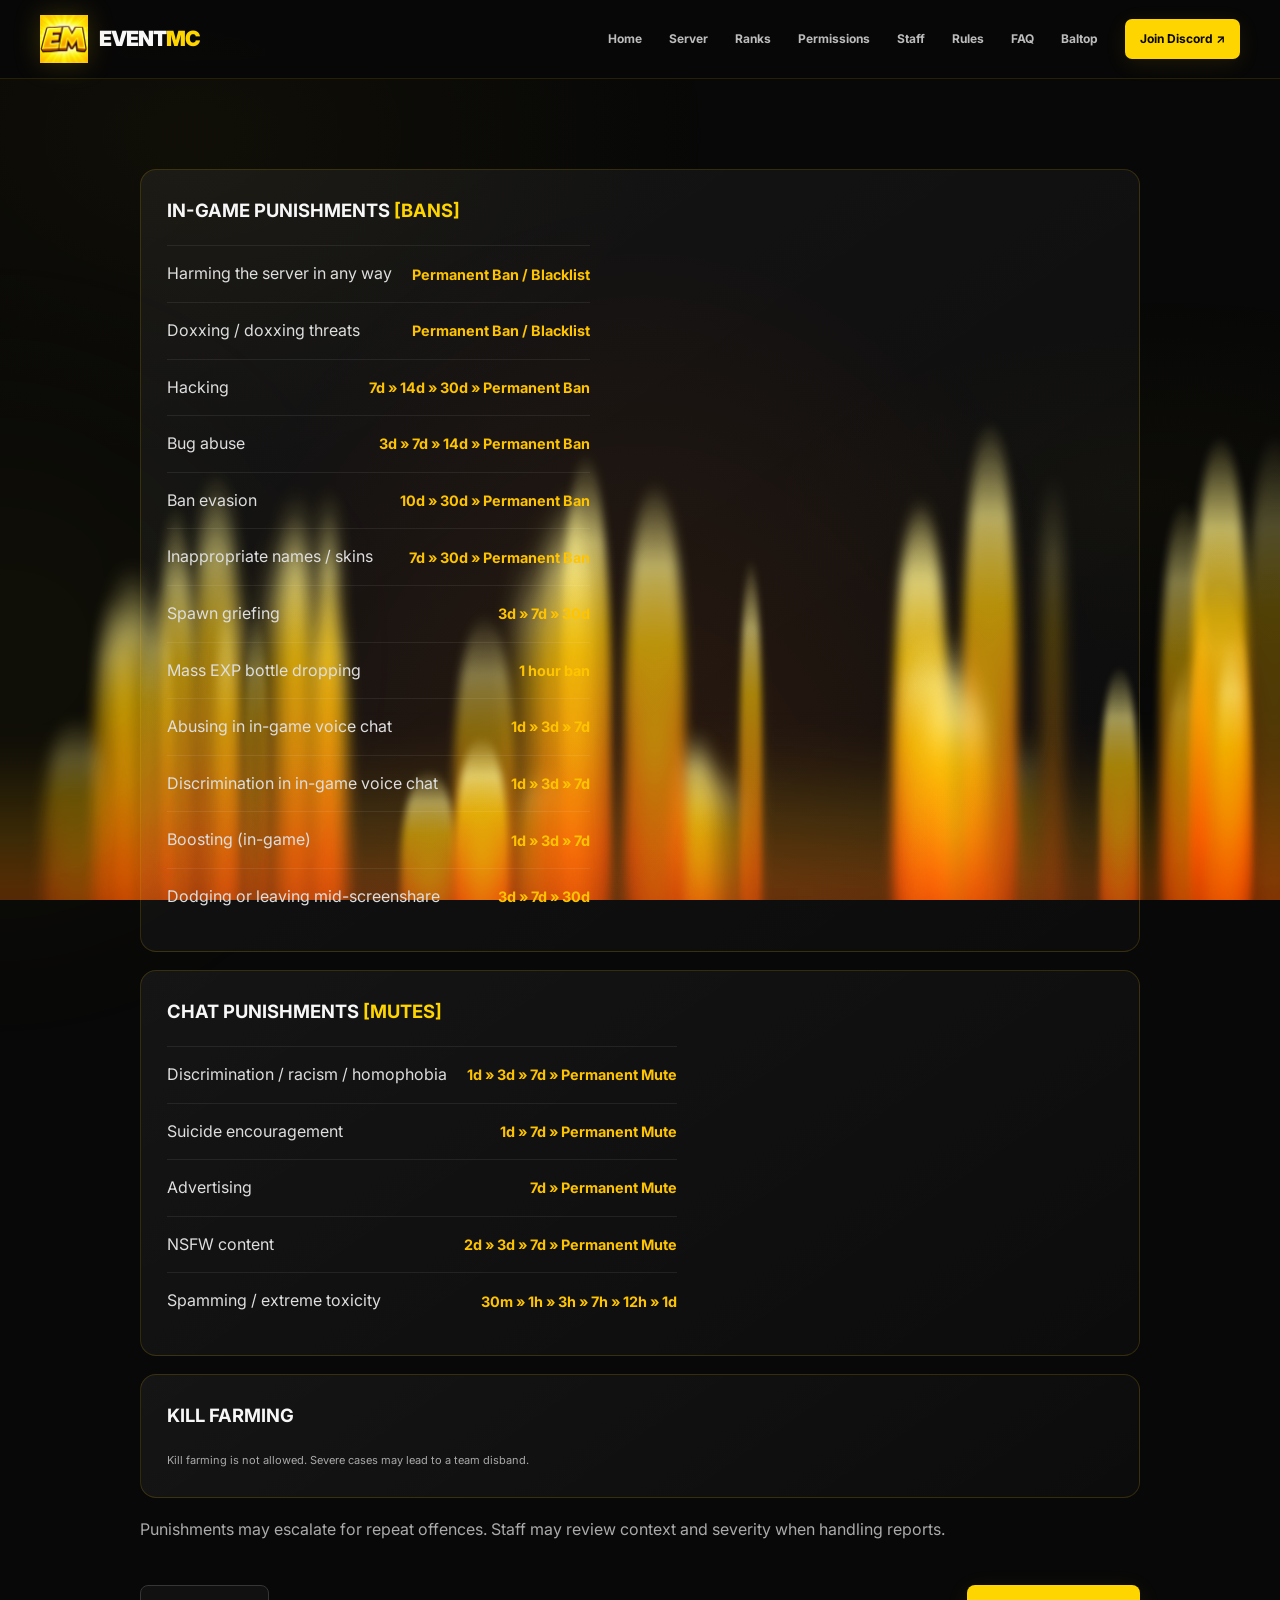
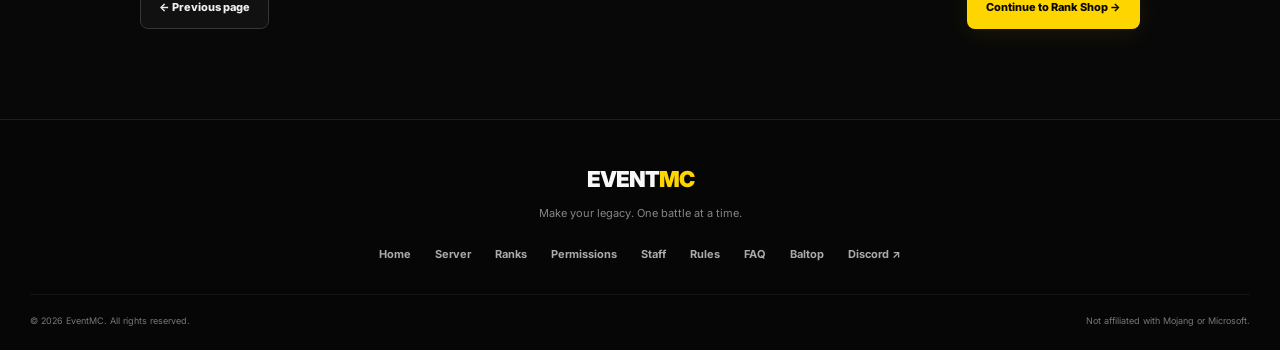
<file: rules.html>
<!DOCTYPE html>
<html lang="en">
<head>
<meta charset="UTF-8">
<meta name="viewport" content="width=device-width, initial-scale=1">
<meta name="theme-color" content="#080808">
<meta name="description" content="Official EventMC Minecraft server information.">
<title>Rules | EventMC</title>

<link rel="preconnect" href="https://fonts.googleapis.com">
<link rel="preconnect" href="https://fonts.gstatic.com" crossorigin>
<link href="https://fonts.googleapis.com/css2?family=Inter:wght@400;500;600;700;800;900&display=swap" rel="stylesheet">
<link rel="icon" type="image/png" href="assets/eventmc-logo.png">
<link rel="stylesheet" href="style.css">
<link rel="stylesheet" href="extras.css">

<style>
/* EVENTMC GOLDEN FIRE */
body.staff-page {
  position: relative;
  isolation: isolate;
  background: #080808;
}

.yellow-fire-layer {
  position: fixed;
  inset: 0;
  z-index: -1;
  overflow: hidden;
  pointer-events: none;
  background:
    radial-gradient(ellipse at 50% 100%, rgba(255, 105, 0, .13), transparent 55%);
}

.yellow-fire-base {
  position: absolute;
  bottom: -35px;
  left: -10%;
  width: 120%;
  height: 190px;
  background: linear-gradient(
    to top,
    rgba(255, 90, 0, .42),
    rgba(255, 175, 0, .2),
    transparent
  );
  filter: blur(26px);
  animation: yellowBasePulse 3s ease-in-out infinite alternate;
}

.yellow-flame {
  position: absolute;
  bottom: -55px;
  left: var(--flame-left);
  width: var(--flame-width);
  height: var(--flame-height);
  opacity: var(--flame-opacity);
  border-radius: 50% 50% 25% 25%;
  transform-origin: 50% 100%;

  background: linear-gradient(
    to top,
    #a82900 0%,
    #ff4d00 22%,
    #ff8500 43%,
    #ffc400 65%,
    #fff18a 82%,
    transparent 100%
  );

  filter: blur(var(--flame-blur));

  animation:
    yellowFlameRise var(--flame-speed) ease-in-out infinite,
    yellowFlameWave var(--flame-wave) ease-in-out infinite alternate;

  animation-delay: var(--flame-delay);
}

.yellow-flame::before {
  content: "";
  position: absolute;
  inset: 12% 22% 0;
  border-radius: 50% 50% 30% 30%;
  background: linear-gradient(
    to top,
    rgba(255, 80, 0, .85),
    rgba(255, 210, 0, .6),
    transparent
  );
  filter: blur(8px);
}

.yellow-ember {
  position: absolute;
  bottom: -15px;
  left: var(--ember-left);
  width: var(--ember-size);
  height: var(--ember-size);
  border-radius: 50%;
  background: #ffe45c;

  box-shadow:
    0 0 6px #ffae00,
    0 0 14px #ff7000,
    0 0 24px #ff3d00;

  opacity: 0;
  animation: yellowEmberRise var(--ember-speed) linear infinite;
  animation-delay: var(--ember-delay);
}

@keyframes yellowFlameRise {
  0% {
    transform: translateY(0) scaleX(1) scaleY(.7);
    opacity: 0;
  }
  12% {
    opacity: var(--flame-opacity);
  }
  65% {
    opacity: var(--flame-opacity);
  }
  100% {
    transform: translateY(-110vh) scaleX(.55) scaleY(1.2);
    opacity: 0;
  }
}

@keyframes yellowFlameWave {
  from { margin-left: -12px; }
  to { margin-left: 15px; }
}

@keyframes yellowEmberRise {
  0% {
    transform: translate(0, 0) scale(.4);
    opacity: 0;
  }
  15% { opacity: .9; }
  80% { opacity: .7; }
  100% {
    transform: translate(var(--ember-drift), -105vh) scale(.1);
    opacity: 0;
  }
}

@keyframes yellowBasePulse {
  from { opacity: .65; }
  to { opacity: 1; }
}

@media (prefers-reduced-motion: reduce) {
  .yellow-flame,
  .yellow-ember,
  .yellow-fire-base {
    animation: none !important;
  }
}
</style>
</head>

<body class="staff-page">

<div class="yellow-fire-layer" id="yellowFireLayer" aria-hidden="true">
  <div class="yellow-fire-base"></div>
</div>

<div class="page-glow"></div>

<header class="site-header">
  <a class="brand" href="index.html#home">
    <img src="assets/eventmc-logo.png" alt="EventMC Logo">
    <span>EVENT<span class="yellow">MC</span></span>
  </a>

  <button class="menu-toggle" id="menuToggle" aria-label="Toggle navigation" aria-expanded="false">
    <span></span><span></span><span></span>
  </button>

  <nav class="nav-links" id="navLinks">
    <a href="index.html#home">Home</a>
    <a href="index.html#server">Server</a>
    <a href="index.html#ranks">Ranks</a>
    <a href="index.html#permissions">Permissions</a>
    <a href="staff.html">Staff</a>
    <a href="rules.html">Rules</a>
    <a href="faq.html">FAQ</a>
    <a href="baltop.html">Baltop</a>
    <a class="nav-discord" href="https://discord.gg/d8NJ4SGXV" target="_blank" rel="noopener noreferrer">Join Discord ↗</a>
  </nav>
</header>

<main class="section-wrap extra-page">

  <div class="section-heading">
    <div class="section-kicker">OFFICIAL EVENTMC NETWORK</div>
    <h1>PLAY FAIR. RESPECT <span class="yellow">THE COMMUNITY.</span></h1>
    <p>Read the rules and punishment guidelines before playing on EventMC.</p>
  </div>

  <div class="policy-card">
    <div>
      <h2>IN-GAME PUNISHMENTS <span class="yellow">[BANS]</span></h2>
      <div class="rule-list">
        <div class="rule-row"><span>Harming the server in any way</span><strong>Permanent Ban / Blacklist</strong></div>
        <div class="rule-row"><span>Doxxing / doxxing threats</span><strong>Permanent Ban / Blacklist</strong></div>
        <div class="rule-row"><span>Hacking</span><strong>7d » 14d » 30d » Permanent Ban</strong></div>
        <div class="rule-row"><span>Bug abuse</span><strong>3d » 7d » 14d » Permanent Ban</strong></div>
        <div class="rule-row"><span>Ban evasion</span><strong>10d » 30d » Permanent Ban</strong></div>
        <div class="rule-row"><span>Inappropriate names / skins</span><strong>7d » 30d » Permanent Ban</strong></div>
        <div class="rule-row"><span>Spawn griefing</span><strong>3d » 7d » 30d</strong></div>
        <div class="rule-row"><span>Mass EXP bottle dropping</span><strong>1 hour ban</strong></div>
        <div class="rule-row"><span>Abusing in in-game voice chat</span><strong>1d » 3d » 7d</strong></div>
        <div class="rule-row"><span>Discrimination in in-game voice chat</span><strong>1d » 3d » 7d</strong></div>
        <div class="rule-row"><span>Boosting (in-game)</span><strong>1d » 3d » 7d</strong></div>
        <div class="rule-row"><span>Dodging or leaving mid-screenshare</span><strong>3d » 7d » 30d</strong></div>
      </div>
    </div>
  </div>

  <div class="policy-card">
    <div>
      <h2>CHAT PUNISHMENTS <span class="yellow">[MUTES]</span></h2>
      <div class="rule-list">
        <div class="rule-row"><span>Discrimination / racism / homophobia</span><strong>1d » 3d » 7d » Permanent Mute</strong></div>
        <div class="rule-row"><span>Suicide encouragement</span><strong>1d » 7d » Permanent Mute</strong></div>
        <div class="rule-row"><span>Advertising</span><strong>7d » Permanent Mute</strong></div>
        <div class="rule-row"><span>NSFW content</span><strong>2d » 3d » 7d » Permanent Mute</strong></div>
        <div class="rule-row"><span>Spamming / extreme toxicity</span><strong>30m » 1h » 3h » 7h » 12h » 1d</strong></div>
      </div>
    </div>
  </div>

  <div class="policy-card">
    <div>
      <h2>KILL FARMING</h2>
      <p>Kill farming is not allowed. Severe cases may lead to a team disband.</p>
    </div>
  </div>

  <p class="rules-note">Punishments may escalate for repeat offences. Staff may review context and severity when handling reports.</p>

  <div class="page-next">
    <a class="button button-outline" href="faq.html">← Previous page</a>
    <a class="button button-primary" href="index.html#ranks">Continue to Rank Shop →</a>
  </div>

</main>

<footer class="site-footer">
  <a class="footer-brand" href="index.html">EVENT<span class="yellow">MC</span></a>
  <p>Make your legacy. One battle at a time.</p>

  <div class="footer-links">
    <a href="index.html#home">Home</a>
    <a href="index.html#server">Server</a>
    <a href="index.html#ranks">Ranks</a>
    <a href="index.html#permissions">Permissions</a>
    <a href="staff.html">Staff</a>
    <a href="rules.html">Rules</a>
    <a href="faq.html">FAQ</a>
    <a href="baltop.html">Baltop</a>
    <a href="https://discord.gg/d8NJ4SGXV" target="_blank" rel="noopener noreferrer">Discord ↗</a>
  </div>

  <div class="footer-bottom">
    <span>© <span id="currentYear"></span> EventMC. All rights reserved.</span>
    <span>Not affiliated with Mojang or Microsoft.</span>
  </div>
</footer>

<script>
(() => {
  const layer = document.getElementById("yellowFireLayer");

  if (!layer || window.matchMedia("(prefers-reduced-motion: reduce)").matches) return;

  // Animated flames
  for (let i = 0; i < 42; i++) {
    const flame = document.createElement("div");
    flame.className = "yellow-flame";

    flame.style.setProperty("--flame-left", `${Math.random() * 100}%`);
    flame.style.setProperty("--flame-width", `${18 + Math.random() * 48}px`);
    flame.style.setProperty("--flame-height", `${180 + Math.random() * 360}px`);
    flame.style.setProperty("--flame-opacity", `${0.25 + Math.random() * 0.55}`);
    flame.style.setProperty("--flame-blur", `${3 + Math.random() * 9}px`);
    flame.style.setProperty("--flame-speed", `${5 + Math.random() * 7}s`);
    flame.style.setProperty("--flame-wave", `${1.2 + Math.random() * 2}s`);
    flame.style.setProperty("--flame-delay", `${-Math.random() * 12}s`);

    layer.appendChild(flame);
  }

  // Floating fire sparks
  for (let i = 0; i < 65; i++) {
    const ember = document.createElement("div");
    ember.className = "yellow-ember";

    ember.style.setProperty("--ember-left", `${Math.random() * 100}%`);
    ember.style.setProperty("--ember-size", `${2 + Math.random() * 4}px`);
    ember.style.setProperty("--ember-speed", `${5 + Math.random() * 8}s`);
    ember.style.setProperty("--ember-delay", `${-Math.random() * 12}s`);
    ember.style.setProperty("--ember-drift", `${-70 + Math.random() * 140}px`);

    layer.appendChild(ember);
  }
})();
</script>

<script src="script.js" defer></script>
<script defer src="page-transitions.js"></script>

</body>
</html>
</file>
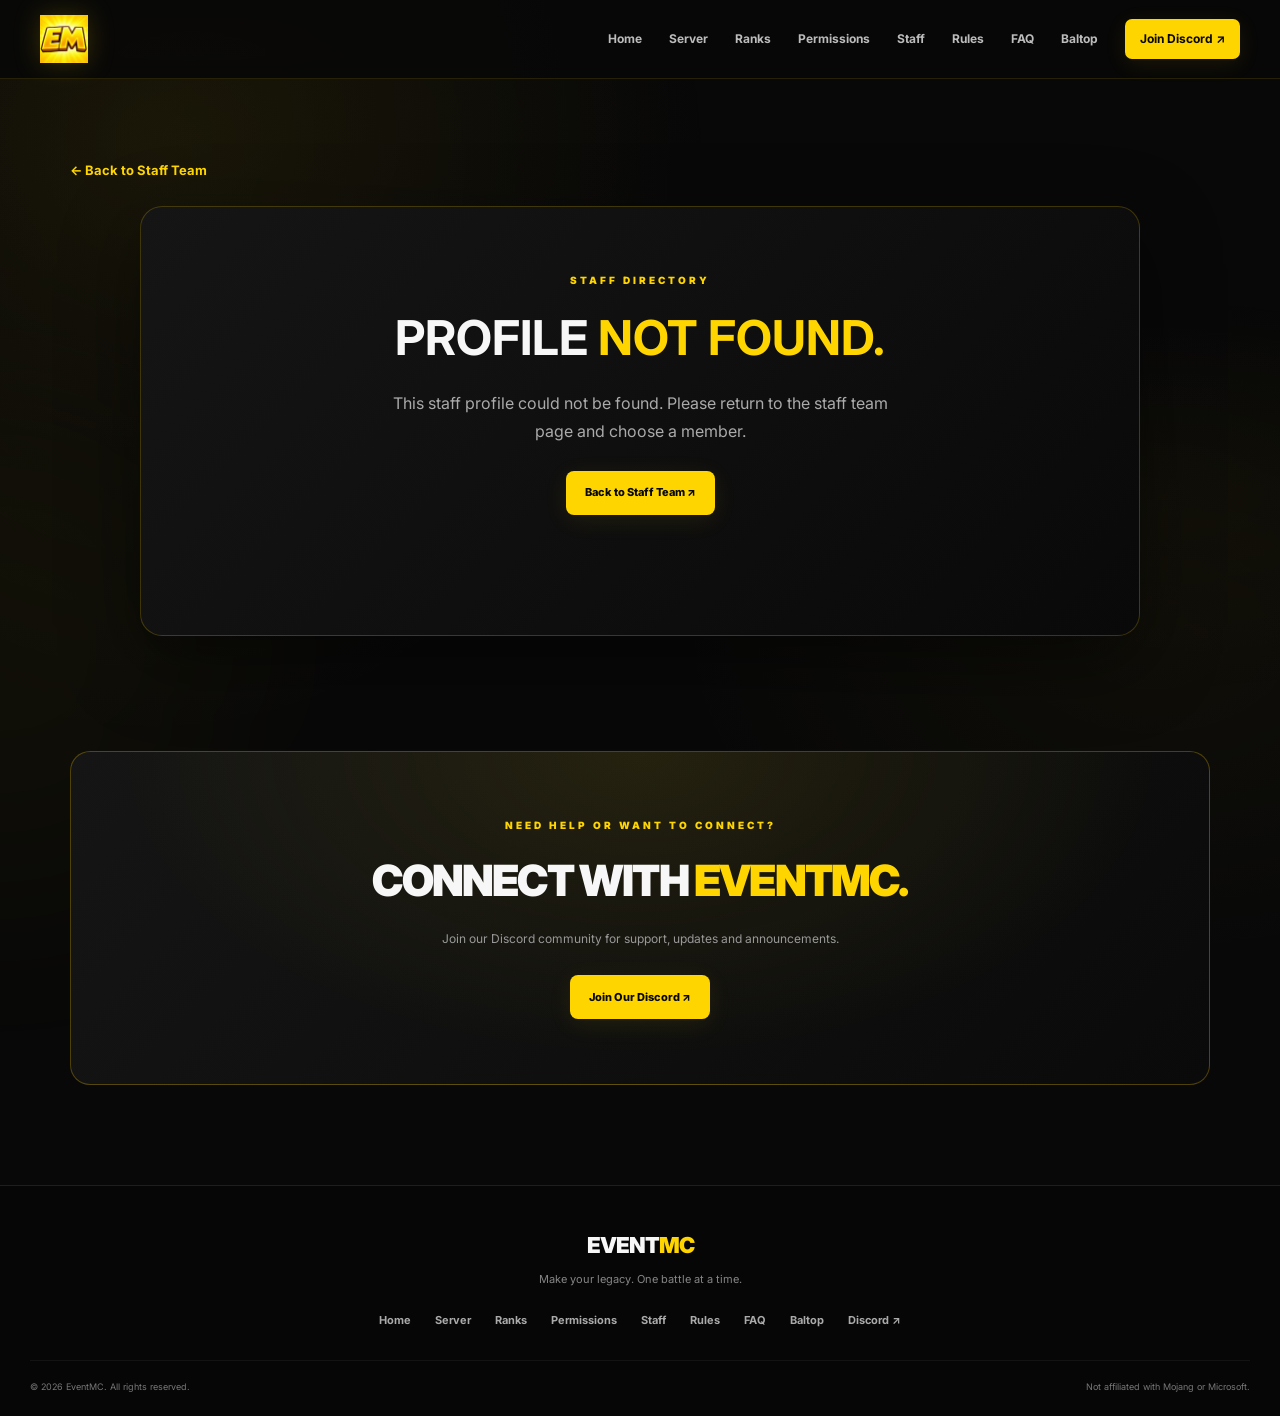
<file: staff-member.html>
<!DOCTYPE html>
<html lang="en"><head>
<meta charset="UTF-8"><meta name="viewport" content="width=device-width, initial-scale=1.0">
<meta name="theme-color" content="#080808"><meta name="description" content="Meet an EventMC staff member and learn about their role.">
<title>EventMC | Staff Profile</title>
<link rel="preconnect" href="https://fonts.googleapis.com"><link rel="preconnect" href="https://fonts.gstatic.com" crossorigin>
<link href="https://fonts.googleapis.com/css2?family=Inter:wght@400;500;600;700;800;900&display=swap" rel="stylesheet"><link rel="icon" type="image/png" href="assets/eventmc-logo.png">
  <link rel="stylesheet" href="style.css">
<link rel="stylesheet" href="extras.css"></head><body class="staff-page member-profile-page"><div class="page-glow"></div>
<header class="site-header"><a class="brand" href="index.html#home" aria-label="EventMC Home"><img src="assets/eventmc-logo.png" alt="EventMC Logo" onload="this.classList.add('logo-ready');this.nextElementSibling.style.display='none'" onerror="this.style.display='none';this.nextElementSibling.style.display='inline'"><span>EVENT<span class="yellow">MC</span></span></a>
<button class="menu-toggle" id="menuToggle" aria-label="Open navigation" aria-expanded="false"><span></span><span></span><span></span></button>
<nav class="nav-links" id="navLinks">
      <a href="index.html#home">Home</a>
      <a href="index.html#server">Server</a>
      <a href="index.html#ranks">Ranks</a>
      <a href="index.html#permissions">Permissions</a>
      <a href="staff.html">Staff</a>
      <a href="rules.html">Rules</a>
      <a href="faq.html">FAQ</a>
      <a href="baltop.html">Baltop</a>
      <a class="nav-discord" href="https://discord.gg/d8NJ4SGXV" target="_blank" rel="noopener noreferrer">Join Discord ↗</a>
    </nav></header>
<main><section class="member-profile section-wrap"><a class="staff-back-link" href="staff.html">← Back to Staff Team</a>
<div class="member-profile-card" id="memberProfile" aria-live="polite"><div class="member-loading">Loading staff profile...</div></div>
</section><section class="discord-cta section-wrap"><div class="cta-content"><div class="section-kicker">NEED HELP OR WANT TO CONNECT?</div><h2>CONNECT WITH <span class="yellow">EVENTMC.</span></h2><p>Join our Discord community for support, updates and announcements.</p><a class="button button-primary" href="https://discord.gg/d8NJ4SGXV" target="_blank" rel="noopener noreferrer">Join Our Discord ↗</a></div></section></main>
<footer class="site-footer"><a class="footer-brand" href="index.html">EVENT<span class="yellow">MC</span></a><p>Make your legacy. One battle at a time.</p><div class="footer-links"><a href="index.html#home">Home</a><a href="index.html#server">Server</a><a href="index.html#ranks">Ranks</a><a href="index.html#permissions">Permissions</a><a href="staff.html">Staff</a><a href="rules.html">Rules</a><a href="faq.html">FAQ</a><a href="baltop.html">Baltop</a><a href="https://discord.gg/d8NJ4SGXV" target="_blank" rel="noopener noreferrer">Discord ↗</a></div><div class="footer-bottom"><span>© <span id="currentYear"></span> EventMC. All rights reserved.</span><span>Not affiliated with Mojang or Microsoft.</span></div></footer>
<script src="script.js" defer></script><script src="staff-members.js" defer></script><script src="staff-member.js" defer></script><script defer src="page-transitions.js"></script></body></html>
</file>
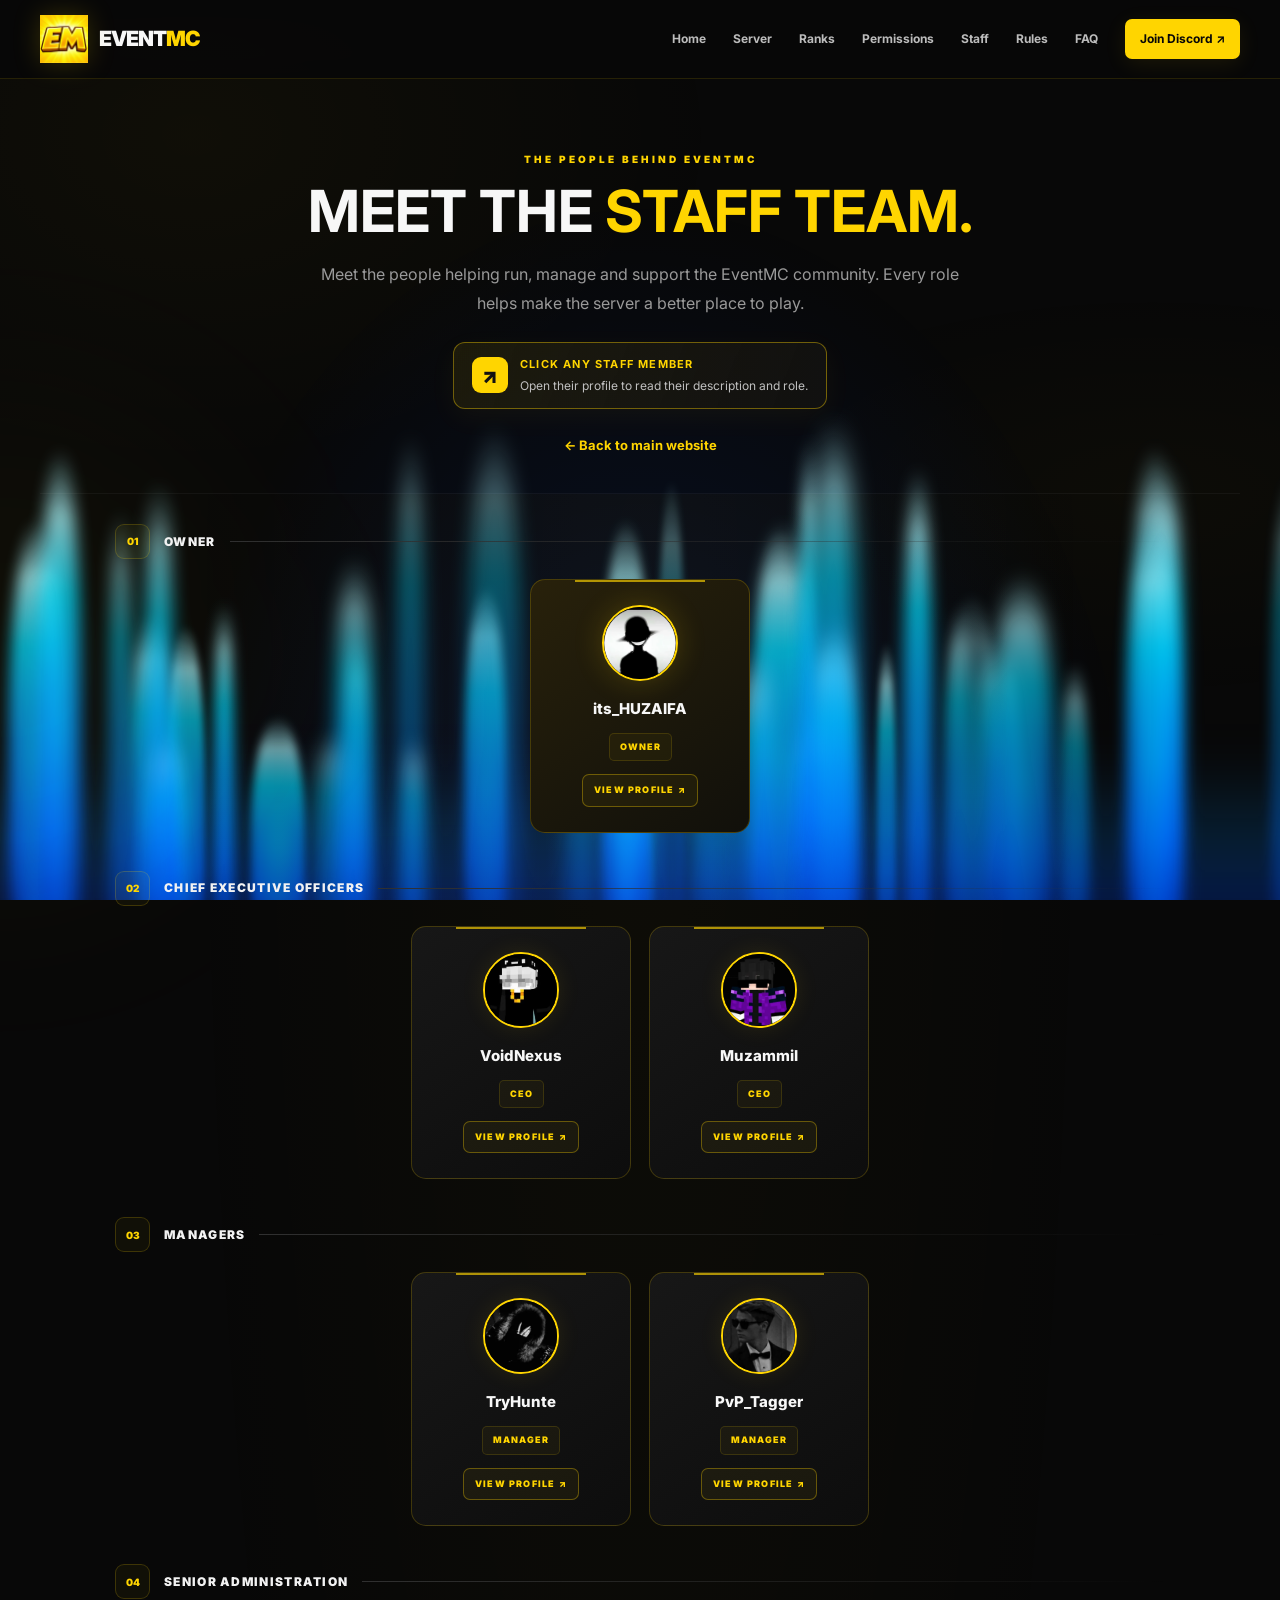
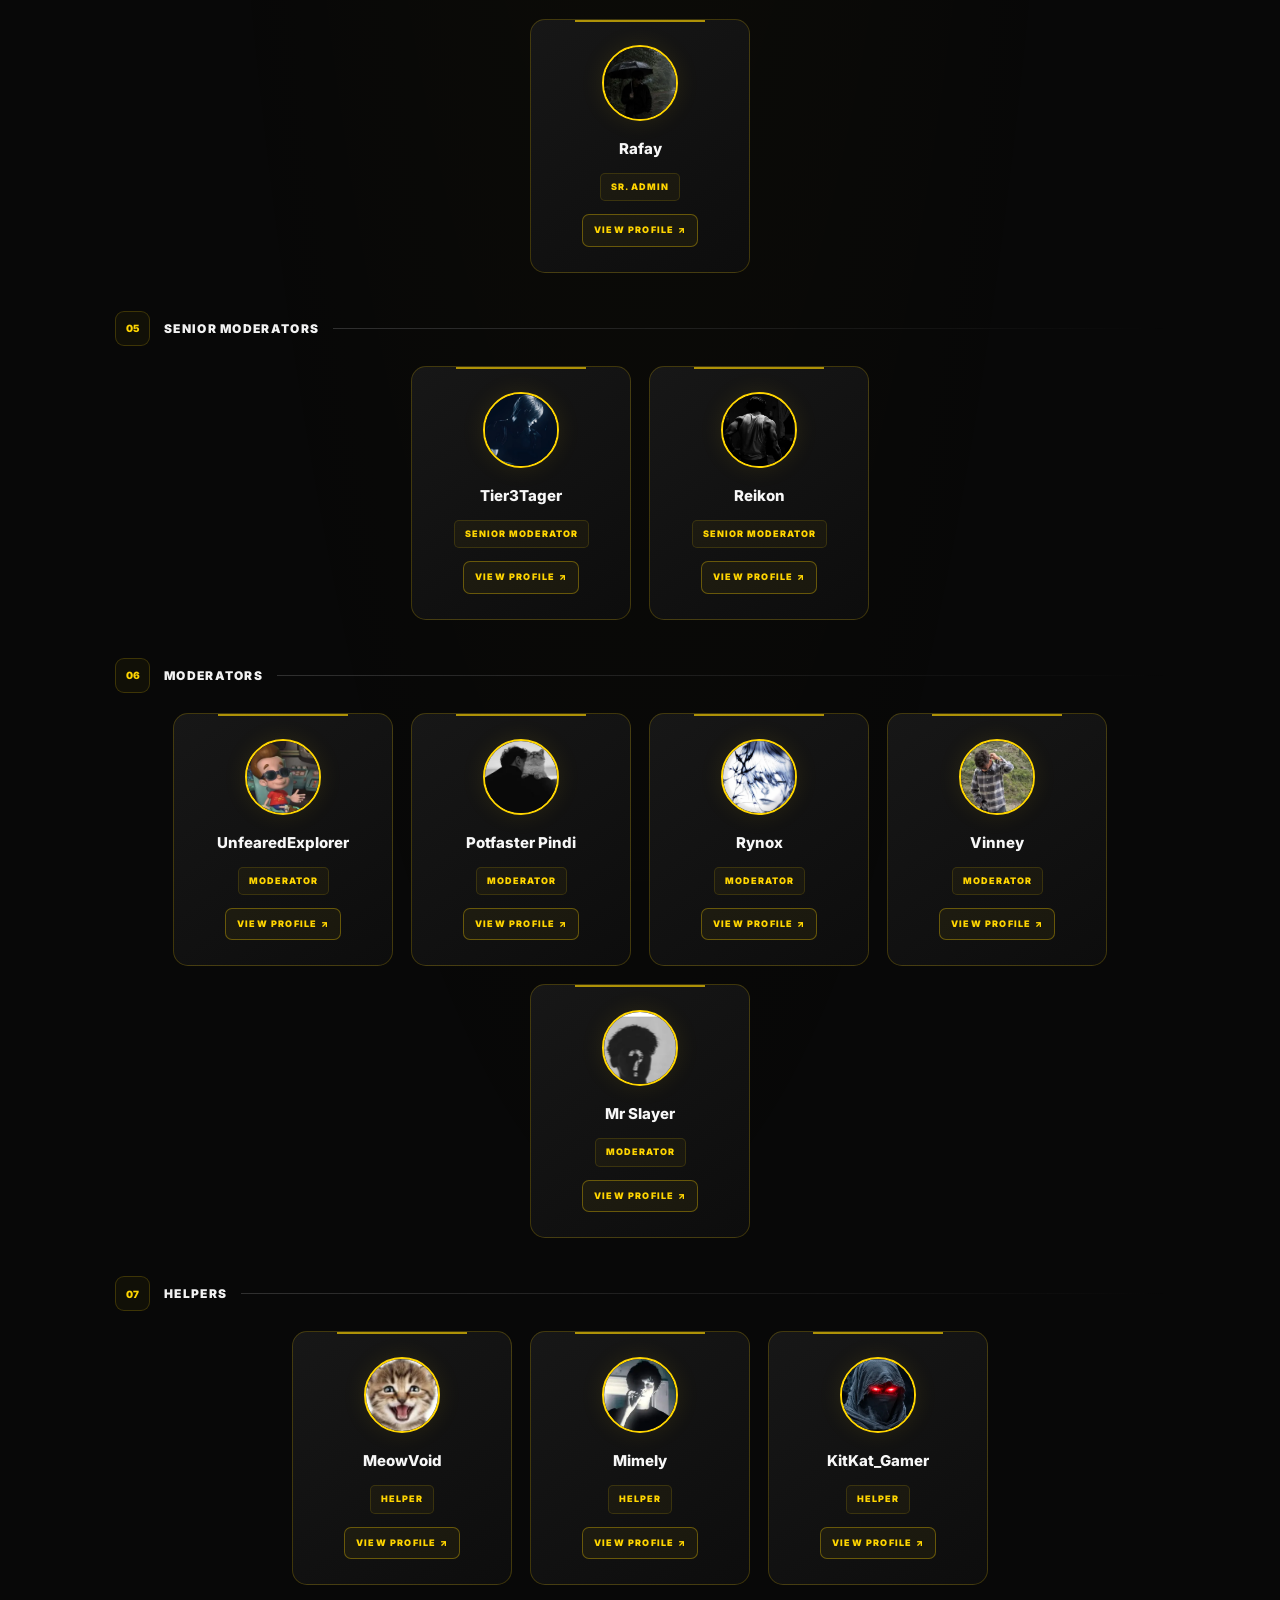
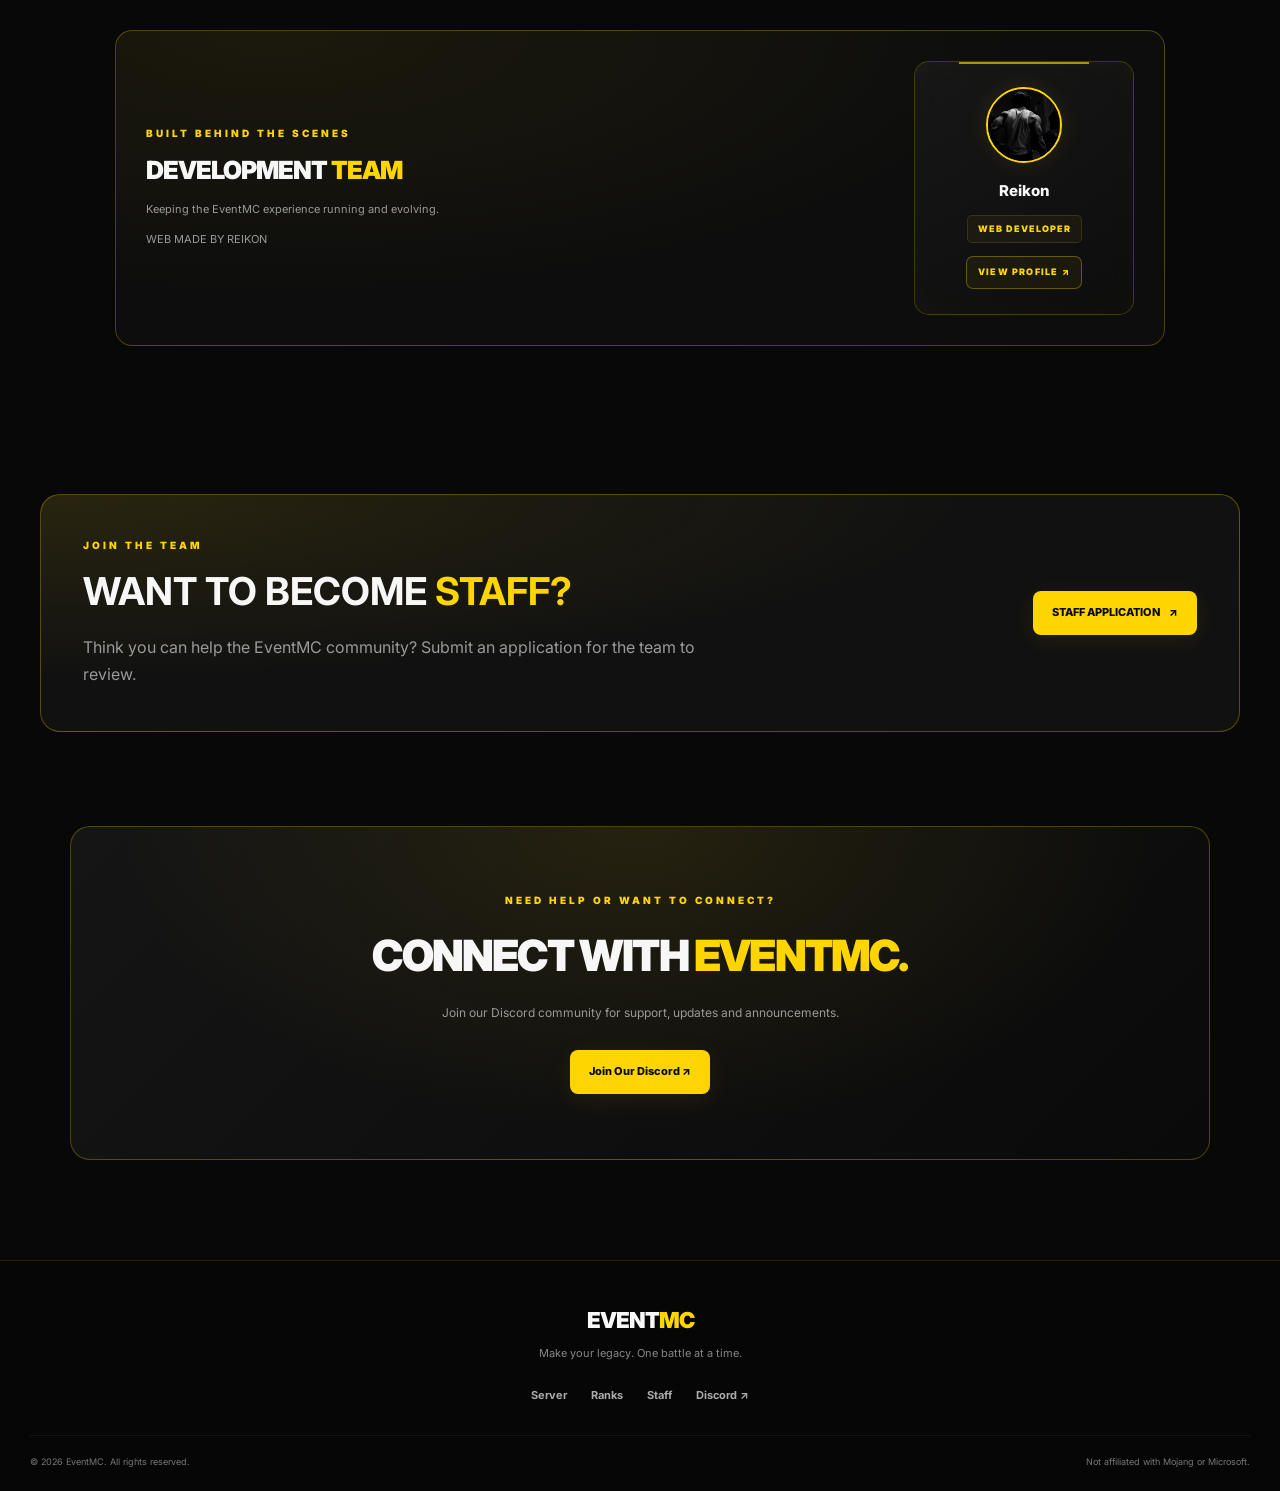
<file: staff.html>
<!DOCTYPE html>
<html lang="en">
<head>
  <meta charset="UTF-8">
  <meta name="viewport" content="width=device-width, initial-scale=1.0">
  <meta name="theme-color" content="#080808">
  <meta name="description" content="Meet the official EventMC Minecraft server staff team.">
  <title>EventMC | Staff Team</title>

  <link rel="preconnect" href="https://fonts.googleapis.com">
  <link rel="preconnect" href="https://fonts.gstatic.com" crossorigin>
  <link href="https://fonts.googleapis.com/css2?family=Inter:wght@400;500;600;700;800;900&display=swap" rel="stylesheet">
  <link rel="stylesheet" href="style.css">
  <link rel="stylesheet" href="extras.css">

  <style>
    /* EVENTMC BLUE FIRE */
    body.staff-page {
      position: relative;
      isolation: isolate;
      background: #080808;
    }

    .blue-fire-layer {
      position: fixed;
      inset: 0;
      z-index: -1;
      overflow: hidden;
      pointer-events: none;
      background:
        radial-gradient(ellipse at 50% 100%, rgba(0, 80, 255, .15), transparent 55%);
    }

    .blue-fire-base {
      position: absolute;
      bottom: -35px;
      left: -10%;
      width: 120%;
      height: 180px;
      background: linear-gradient(
        to top,
        rgba(0, 35, 180, .42),
        rgba(0, 145, 255, .18),
        transparent
      );
      filter: blur(25px);
      animation: blueBasePulse 3s ease-in-out infinite alternate;
    }

    .blue-flame {
      position: absolute;
      bottom: -45px;
      width: var(--flame-width);
      height: var(--flame-height);
      left: var(--flame-left);
      opacity: var(--flame-opacity);
      border-radius: 50% 50% 25% 25%;
      transform-origin: 50% 100%;
      background: linear-gradient(
        to top,
        #001b9e 0%,
        #005cff 24%,
        #008cff 48%,
        #00d9ff 70%,
        #a8f5ff 86%,
        transparent 100%
      );
      filter: blur(var(--flame-blur));
      animation:
        blueFlameRise var(--flame-speed) ease-in-out infinite,
        blueFlameWave var(--flame-wave) ease-in-out infinite alternate;
      animation-delay: var(--flame-delay);
    }

    .blue-flame::before {
      content: "";
      position: absolute;
      inset: 12% 22% 0;
      border-radius: 50% 50% 30% 30%;
      background: linear-gradient(
        to top,
        rgba(0, 90, 255, .8),
        rgba(0, 220, 255, .55),
        transparent
      );
      filter: blur(8px);
    }

    .blue-ember {
      position: absolute;
      bottom: -15px;
      left: var(--ember-left);
      width: var(--ember-size);
      height: var(--ember-size);
      border-radius: 50%;
      background: #52eaff;
      box-shadow:
        0 0 6px #00c8ff,
        0 0 14px #087dff,
        0 0 24px #004cff;
      opacity: 0;
      animation: blueEmberRise var(--ember-speed) linear infinite;
      animation-delay: var(--ember-delay);
    }

    @keyframes blueFlameRise {
      0% {
        transform: translateY(0) scaleX(1) scaleY(.7);
        opacity: 0;
      }
      12% { opacity: var(--flame-opacity); }
      65% { opacity: var(--flame-opacity); }
      100% {
        transform: translateY(-110vh) scaleX(.55) scaleY(1.2);
        opacity: 0;
      }
    }

    @keyframes blueFlameWave {
      from { margin-left: -12px; }
      to { margin-left: 15px; }
    }

    @keyframes blueEmberRise {
      0% {
        transform: translate(0, 0) scale(.4);
        opacity: 0;
      }
      15% { opacity: .9; }
      80% { opacity: .7; }
      100% {
        transform: translate(var(--ember-drift), -105vh) scale(.1);
        opacity: 0;
      }
    }

    @keyframes blueBasePulse {
      from { opacity: .65; }
      to { opacity: 1; }
    }

    @media (prefers-reduced-motion: reduce) {
      .blue-flame,
      .blue-ember,
      .blue-fire-base {
        animation: none !important;
      }
    }
  </style>
</head>

<body class="staff-page">

  <div class="blue-fire-layer" id="blueFireLayer" aria-hidden="true">
    <div class="blue-fire-base"></div>
  </div>

  <div class="page-glow"></div>

  <header class="site-header">
    <a class="brand" href="index.html#home" aria-label="EventMC Home">
      <img src="assets/eventmc-logo.png" alt="EventMC Logo" onerror="this.style.display='none'">
      <span>EVENT<span class="yellow">MC</span></span>
    </a>

    <button class="menu-toggle" id="menuToggle" aria-label="Open navigation" aria-expanded="false">
      <span></span><span></span><span></span>
    </button>

    <nav class="nav-links" id="navLinks">
      <a href="index.html#home">Home</a>
      <a href="index.html#server">Server</a>
      <a href="index.html#ranks">Ranks</a>
      <a href="index.html#permissions">Permissions</a>
      <a href="staff.html" aria-current="page">Staff</a>
      <a href="rules.html">Rules</a>
      <a href="faq.html">FAQ</a>
      <a class="nav-discord" href="https://discord.gg/d8NJ4SGXV" target="_blank" rel="noopener noreferrer">Join Discord ↗</a>
    </nav>
  </header>

  <main>
    <section class="staff-page-hero section-wrap">
      <div class="section-kicker">THE PEOPLE BEHIND EVENTMC</div>
      <h1>MEET THE <span class="yellow">STAFF TEAM.</span></h1>
      <p>Meet the people helping run, manage and support the EventMC community. Every role helps make the server a better place to play.</p>

      <div class="staff-click-notice">
        <span class="notice-click-icon">↗</span>
        <span>
          <strong>CLICK ANY STAFF MEMBER</strong>
          <small>Open their profile to read their description and role.</small>
        </span>
      </div>

      <a class="staff-back-link" href="index.html">← Back to main website</a>
    </section>

    <section class="staff-section section-wrap" id="staff">
      <div class="section-heading">
        <div class="section-kicker">THE PEOPLE BEHIND EVENTMC</div>
        <h2>MEET THE <span class="yellow">STAFF TEAM</span></h2>
        <p>Meet the team helping run the EventMC community.</p>
      </div>

      <div class="staff-tier">
        <div class="tier-heading"><span>01</span><h3>OWNER</h3><i></i></div>
        <div class="staff-grid">
          <a class="staff-card owner-card staff-card-link" href="staff-member.html?id=its-huzaifa" aria-label="View its_HUZAIFA staff profile">
            <img class="staff-avatar" src="assets/its-huzaifa.png" alt="its_HUZAIFA DP" loading="lazy">
            <h4>its_HUZAIFA</h4><span class="staff-role">OWNER</span><span class="profile-hint">VIEW PROFILE ↗</span>
          </a>
        </div>
      </div>

      <div class="staff-tier">
        <div class="tier-heading"><span>02</span><h3>CHIEF EXECUTIVE OFFICERS</h3><i></i></div>
        <div class="staff-grid">
          <a class="staff-card ceo-card staff-card-link" href="staff-member.html?id=voidnexus" aria-label="View VoidNexus staff profile">
            <img class="staff-avatar" src="assets/voidnexus.png" alt="VoidNexus DP" loading="lazy">
            <h4>VoidNexus</h4><span class="staff-role">CEO</span><span class="profile-hint">VIEW PROFILE ↗</span>
          </a>
          <a class="staff-card ceo-card staff-card-link" href="staff-member.html?id=muzammil" aria-label="View Muzammil staff profile">
            <img class="staff-avatar" src="assets/muzammil.png" alt="Muzammil DP" loading="lazy">
            <h4>Muzammil</h4><span class="staff-role">CEO</span><span class="profile-hint">VIEW PROFILE ↗</span>
          </a>
        </div>
      </div>

      <div class="staff-tier">
        <div class="tier-heading"><span>03</span><h3>MANAGERS</h3><i></i></div>
        <div class="staff-grid">
          <a class="staff-card manager-card staff-card-link" href="staff-member.html?id=tryhunte" aria-label="View TryHunte staff profile">
            <img class="staff-avatar" src="assets/tryhunte.png" alt="TryHunte DP" loading="lazy">
            <h4>TryHunte</h4><span class="staff-role">MANAGER</span><span class="profile-hint">VIEW PROFILE ↗</span>
          </a>
          <a class="staff-card manager-card staff-card-link" href="staff-member.html?id=pvp-tagger" aria-label="View PvP_Tagger staff profile">
            <img class="staff-avatar" src="assets/pvp-tagger.png" alt="PvP_Tagger DP" loading="lazy">
            <h4>PvP_Tagger</h4><span class="staff-role">MANAGER</span><span class="profile-hint">VIEW PROFILE ↗</span>
          </a>
        </div>
      </div>

      <div class="staff-tier">
        <div class="tier-heading"><span>04</span><h3>SENIOR ADMINISTRATION</h3><i></i></div>
        <div class="staff-grid">
          <a class="staff-card admin-card staff-card-link" href="staff-member.html?id=rafay" aria-label="View Rafay staff profile">
            <img class="staff-avatar" src="assets/rafay.png" alt="Rafay DP" loading="lazy">
            <h4>Rafay</h4><span class="staff-role">SR. ADMIN</span><span class="profile-hint">VIEW PROFILE ↗</span>
          </a>
        </div>
      </div>

      <div class="staff-tier">
        <div class="tier-heading"><span>05</span><h3>SENIOR MODERATORS</h3><i></i></div>
        <div class="staff-grid">
          <a class="staff-card senior-mod-card staff-card-link" href="staff-member.html?id=tier3tager" aria-label="View Tier3Tager staff profile">
            <img class="staff-avatar" src="assets/tier3tager.png" alt="Tier3Tager DP" loading="lazy">
            <h4>Tier3Tager</h4><span class="staff-role">SENIOR MODERATOR</span><span class="profile-hint">VIEW PROFILE ↗</span>
          </a>
          <a class="staff-card senior-mod-card staff-card-link" href="staff-member.html?id=reikon" aria-label="View Reikon staff profile">
            <img class="staff-avatar" src="assets/reikon.png" alt="Reikon DP" loading="lazy">
            <h4>Reikon</h4><span class="staff-role">SENIOR MODERATOR</span><span class="profile-hint">VIEW PROFILE ↗</span>
          </a>
        </div>
      </div>

      <div class="staff-tier">
        <div class="tier-heading"><span>06</span><h3>MODERATORS</h3><i></i></div>
        <div class="staff-grid">
          <a class="staff-card moderator-card staff-card-link" href="staff-member.html?id=unfeared-explorer" aria-label="View UnfearedExplorer staff profile">
            <img class="staff-avatar" src="assets/unfeared-explorer.png" alt="UnfearedExplorer DP" loading="lazy">
            <h4>UnfearedExplorer</h4><span class="staff-role">MODERATOR</span><span class="profile-hint">VIEW PROFILE ↗</span>
          </a>
          <a class="staff-card moderator-card staff-card-link" href="staff-member.html?id=potfaster-pindi" aria-label="View Potfaster Pindi staff profile">
            <img class="staff-avatar" src="assets/potfaster-pindi.png" alt="Potfaster Pindi DP" loading="lazy">
            <h4>Potfaster Pindi</h4><span class="staff-role">MODERATOR</span><span class="profile-hint">VIEW PROFILE ↗</span>
          </a>
          <a class="staff-card moderator-card staff-card-link" href="staff-member.html?id=rynox" aria-label="View Rynox staff profile">
            <img class="staff-avatar" src="assets/rynox.png" alt="Rynox DP" loading="lazy">
            <h4>Rynox</h4><span class="staff-role">MODERATOR</span><span class="profile-hint">VIEW PROFILE ↗</span>
          </a>
          <a class="staff-card moderator-card staff-card-link" href="staff-member.html?id=vinney" aria-label="View Vinney staff profile">
            <img class="staff-avatar" src="assets/vinney.png" alt="Vinney DP" loading="lazy">
            <h4>Vinney</h4><span class="staff-role">MODERATOR</span><span class="profile-hint">VIEW PROFILE ↗</span>
          </a>
          <a class="staff-card moderator-card staff-card-link" href="staff-member.html?id=mr-slayer" aria-label="View Mr Slayer staff profile">
            <img class="staff-avatar" src="assets/mr-slayer.png" alt="Mr Slayer DP" loading="lazy">
            <h4>Mr Slayer</h4><span class="staff-role">MODERATOR</span><span class="profile-hint">VIEW PROFILE ↗</span>
          </a>
        </div>
      </div>

      <div class="staff-tier">
        <div class="tier-heading"><span>07</span><h3>HELPERS</h3><i></i></div>
        <div class="staff-grid">
          <a class="staff-card helper-card staff-card-link" href="staff-member.html?id=meowvoid" aria-label="View MeowVoid staff profile">
            <img class="staff-avatar" src="assets/meowvoid.png" alt="MeowVoid DP" loading="lazy">
            <h4>MeowVoid</h4><span class="staff-role">HELPER</span><span class="profile-hint">VIEW PROFILE ↗</span>
          </a>
          <a class="staff-card helper-card staff-card-link" href="staff-member.html?id=mimely" aria-label="View Mimely staff profile">
            <img class="staff-avatar" src="assets/mimely.png" alt="Mimely DP" loading="lazy">
            <h4>Mimely</h4><span class="staff-role">HELPER</span><span class="profile-hint">VIEW PROFILE ↗</span>
          </a>
          <a class="staff-card helper-card staff-card-link" href="staff-member.html?id=kitkat-gamer" aria-label="View KitKat_Gamer staff profile">
            <img class="staff-avatar" src="assets/kitkat-gamer.png" alt="KitKat_Gamer DP" loading="lazy">
            <h4>KitKat_Gamer</h4><span class="staff-role">HELPER</span><span class="profile-hint">VIEW PROFILE ↗</span>
          </a>
        </div>
      </div>

      <div class="developer-panel">
        <div class="developer-intro">
          <div class="section-kicker">BUILT BEHIND THE SCENES</div>
          <h3>DEVELOPMENT <span class="yellow">TEAM</span></h3>
          <p>Keeping the EventMC experience running and evolving.</p>
          <p class="web-credit">WEB MADE BY REIKON</p>
        </div>
        <div class="staff-grid">
          <a class="staff-card developer-card staff-card-link" href="staff-member.html?id=reikon" aria-label="View Reikon staff profile">
            <img class="staff-avatar" src="assets/reikon.png" alt="Reikon DP" loading="lazy">
            <h4>Reikon</h4><span class="staff-role">WEB DEVELOPER</span><span class="profile-hint">VIEW PROFILE ↗</span>
          </a>
        </div>
      </div>
    </section>

    <section class="applications-cta section-wrap" aria-labelledby="applyTitle">
      <div class="applications-cta-copy">
        <div class="section-kicker">JOIN THE TEAM</div>
        <h2 id="applyTitle">WANT TO BECOME <span class="yellow">STAFF?</span></h2>
        <p>Think you can help the EventMC community? Submit an application for the team to review.</p>
      </div>
      <a class="button button-primary applications-cta-button" href="apply.html">STAFF APPLICATION <span>↗</span></a>
    </section>

    <section class="discord-cta section-wrap">
      <div class="cta-content">
        <div class="section-kicker">NEED HELP OR WANT TO CONNECT?</div>
        <h2>CONNECT WITH <span class="yellow">EVENTMC.</span></h2>
        <p>Join our Discord community for support, updates and announcements.</p>
        <a class="button button-primary" href="https://discord.gg/d8NJ4SGXV" target="_blank" rel="noopener noreferrer">Join Our Discord ↗</a>
      </div>
    </section>
  </main>

  <footer class="site-footer">
    <a class="footer-brand" href="index.html">EVENT<span class="yellow">MC</span></a>
    <p>Make your legacy. One battle at a time.</p>
    <div class="footer-links">
      <a href="index.html#server">Server</a>
      <a href="index.html#ranks">Ranks</a>
      <a href="staff.html">Staff</a>
      <a href="https://discord.gg/d8NJ4SGXV" target="_blank" rel="noopener noreferrer">Discord ↗</a>
    </div>
    <div class="footer-bottom">
      <span>© <span id="currentYear"></span> EventMC. All rights reserved.</span>
      <span>Not affiliated with Mojang or Microsoft.</span>
    </div>
  </footer>

  <script>
    (() => {
      const layer = document.getElementById("blueFireLayer");
      if (!layer || window.matchMedia("(prefers-reduced-motion: reduce)").matches) return;

      // Flames
      for (let i = 0; i < 42; i++) {
        const flame = document.createElement("div");
        flame.className = "blue-flame";

        flame.style.setProperty("--flame-left", `${Math.random() * 100}%`);
        flame.style.setProperty("--flame-width", `${18 + Math.random() * 48}px`);
        flame.style.setProperty("--flame-height", `${180 + Math.random() * 360}px`);
        flame.style.setProperty("--flame-opacity", `${0.25 + Math.random() * 0.55}`);
        flame.style.setProperty("--flame-blur", `${3 + Math.random() * 9}px`);
        flame.style.setProperty("--flame-speed", `${5 + Math.random() * 7}s`);
        flame.style.setProperty("--flame-wave", `${1.2 + Math.random() * 2}s`);
        flame.style.setProperty("--flame-delay", `${-Math.random() * 12}s`);

        layer.appendChild(flame);
      }

      // Floating blue sparks
      for (let i = 0; i < 65; i++) {
        const ember = document.createElement("div");
        ember.className = "blue-ember";

        ember.style.setProperty("--ember-left", `${Math.random() * 100}%`);
        ember.style.setProperty("--ember-size", `${2 + Math.random() * 4}px`);
        ember.style.setProperty("--ember-speed", `${5 + Math.random() * 8}s`);
        ember.style.setProperty("--ember-delay", `${-Math.random() * 12}s`);
        ember.style.setProperty("--ember-drift", `${-70 + Math.random() * 140}px`);

        layer.appendChild(ember);
      }
    })();
  </script>

  <script src="script.js" defer></script>
  <script defer src="page-transitions.js"></script>
</body>
</html>
</file>
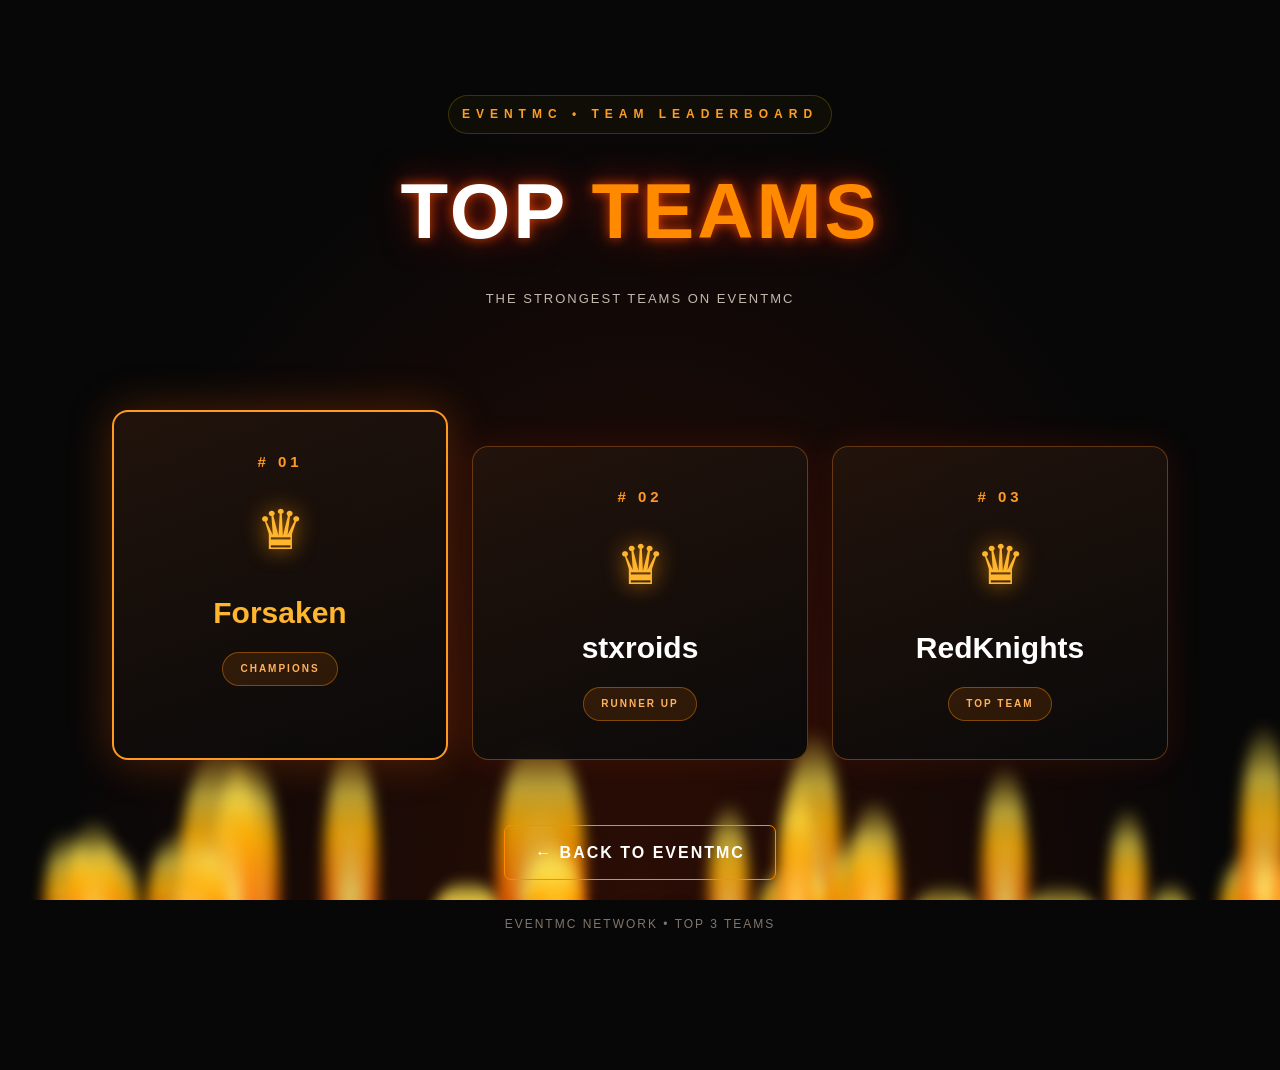
<file: top-teams.html>
<!DOCTYPE html>
<html lang="en">
<head>
<meta charset="UTF-8">
<meta name="viewport" content="width=device-width, initial-scale=1.0">
<title>Top Teams | EventMC</title>

<link rel="stylesheet" href="style.css">
<link rel="stylesheet" href="extras.css">

<style>
* {
    box-sizing: border-box;
}

body {
    margin: 0;
    background: #070707;
    color: #fff;
    font-family: Arial, sans-serif;
    overflow-x: hidden;
}

.teams-page {
    min-height: 100vh;
    position: relative;
    isolation: isolate;
    overflow: hidden;
    padding-bottom: 100px;
}

/* FLAME BACKGROUND */
.fire-layer {
    position: fixed;
    inset: 0;
    z-index: -1;
    pointer-events: none;
    overflow: hidden;
    background:
        radial-gradient(ellipse at bottom, rgba(110, 25, 0, .35), transparent 65%),
        #070707;
}

.flame {
    position: absolute;
    bottom: -100px;
    width: 55px;
    height: 180px;
    border-radius: 50% 50% 35% 35%;
    transform-origin: bottom center;
    filter: blur(7px);
    opacity: .85;
    background: linear-gradient(
        to top,
        #ff2600 0%,
        #ff5e00 35%,
        #ffae00 65%,
        rgba(255, 230, 80, .8) 80%,
        transparent 100%
    );
    animation: flameRise 2.5s infinite ease-in;
}

.flame::before {
    content: "";
    position: absolute;
    left: 25%;
    top: 25%;
    width: 50%;
    height: 70%;
    border-radius: 50%;
    background: linear-gradient(to top, #ff8a00, #ffe66d, transparent);
    filter: blur(5px);
}

@keyframes flameRise {
    0% {
        transform: translateY(0) scale(.65, .8) rotate(-8deg);
        opacity: 0;
    }
    15% {
        opacity: .85;
    }
    50% {
        transform: translateY(-45vh) scale(1.1, 1.4) rotate(8deg);
        opacity: .8;
    }
    100% {
        transform: translateY(-105vh) scale(.4, 1.7) rotate(-10deg);
        opacity: 0;
    }
}

/* EMBERS */
.ember {
    position: absolute;
    bottom: -20px;
    width: 5px;
    height: 5px;
    border-radius: 50%;
    background: #ffb000;
    box-shadow: 0 0 12px #ff4500, 0 0 22px #ff4500;
    animation: emberRise 5s infinite linear;
}

@keyframes emberRise {
    0% {
        transform: translateY(0) translateX(0);
        opacity: 0;
    }
    15% { opacity: 1; }
    100% {
        transform: translateY(-110vh) translateX(70px);
        opacity: 0;
    }
}

/* PAGE CONTENT */
.teams-content {
    position: relative;
    z-index: 2;
}

.teams-header {
    text-align: center;
    padding: 95px 20px 35px;
}

.teams-header .eyebrow {
    color: #ff9c24;
    letter-spacing: 6px;
    font-size: 12px;
    font-weight: bold;
}

.teams-header h1 {
    margin: 15px 0;
    font-size: clamp(42px, 7vw, 78px);
    font-weight: 900;
    text-transform: uppercase;
    letter-spacing: 3px;
    color: #fff;
    text-shadow:
        0 0 12px rgba(255, 75, 0, .8),
        0 0 35px rgba(255, 40, 0, .5);
}

.teams-header h1 span {
    color: #ff8a00;
}

.teams-header p {
    color: #c2b9ad;
    letter-spacing: 2px;
    font-size: 13px;
}

.podium {
    max-width: 1100px;
    margin: 65px auto;
    padding: 0 22px;
    display: grid;
    grid-template-columns: repeat(3, 1fr);
    gap: 24px;
    align-items: end;
}

.team-card {
    position: relative;
    text-align: center;
    padding: 38px 18px;
    border: 1px solid rgba(255, 133, 30, .35);
    border-radius: 16px;
    background: linear-gradient(
        160deg,
        rgba(35, 20, 12, .94),
        rgba(10, 10, 10, .96)
    );
    box-shadow: 0 0 35px rgba(255, 55, 0, .12);
    transition: .3s ease;
    overflow: hidden;
}

.team-card:hover {
    transform: translateY(-10px);
    border-color: #ff8a00;
    box-shadow: 0 0 40px rgba(255, 75, 0, .35);
}

.team-card.first {
    min-height: 350px;
    border: 2px solid #ff9b22;
    box-shadow: 0 0 45px rgba(255, 100, 0, .28);
}

.team-card.second,
.team-card.third {
    min-height: 300px;
}

.rank-number {
    font-size: 15px;
    letter-spacing: 4px;
    color: #ff9b22;
    font-weight: 900;
}

.crown {
    font-size: 55px;
    margin: 12px 0;
    color: #ffb52e;
    text-shadow: 0 0 22px rgba(255, 150, 0, .8);
}

.team-name {
    font-size: clamp(21px, 3vw, 30px);
    font-weight: 900;
    margin: 15px 0;
    overflow-wrap: anywhere;
}

.first .team-name {
    color: #ffb52e;
}

.team-label {
    display: inline-block;
    padding: 8px 17px;
    border-radius: 30px;
    background: rgba(255, 115, 0, .13);
    border: 1px solid rgba(255, 145, 0, .4);
    color: #ffb15c;
    font-size: 10px;
    letter-spacing: 2px;
    font-weight: bold;
}

.back-button {
    display: table;
    margin: 55px auto 0;
    padding: 14px 30px;
    color: #fff;
    text-decoration: none;
    border: 1px solid #ff8a00;
    border-radius: 7px;
    font-weight: bold;
    letter-spacing: 2px;
    transition: .3s;
}

.back-button:hover {
    background: #ff7900;
    color: #080808;
    box-shadow: 0 0 25px rgba(255, 100, 0, .5);
}

.teams-footer {
    text-align: center;
    color: #81766d;
    font-size: 12px;
    letter-spacing: 2px;
    padding: 35px 15px;
}

@media(max-width: 700px) {
    .podium {
        grid-template-columns: 1fr;
        max-width: 430px;
        margin-top: 30px;
    }

    .team-card.first {
        order: 0;
    }

    .team-card.second {
        order: 1;
    }

    .team-card.third {
        order: 2;
    }

    .teams-header {
        padding-top: 65px;
    }
}

@media (prefers-reduced-motion: reduce) {
    .flame, .ember {
        animation: none;
    }
}
</style>
</head>

<body>

<div class="teams-page">

    <div class="fire-layer" id="fireLayer"></div>

    <main class="teams-content">

        <header class="teams-header">
            <div class="eyebrow">EVENTMC • TEAM LEADERBOARD</div>
            <h1>TOP <span>TEAMS</span></h1>
            <p>THE STRONGEST TEAMS ON EVENTMC</p>
        </header>

        <section class="podium">

            <article class="team-card first">
                <div class="rank-number"># 01</div>
                <div class="crown">♛</div>
                <div class="team-name">Forsaken</div>
                <div class="team-label">CHAMPIONS</div>
            </article>

            <article class="team-card second">
                <div class="rank-number"># 02</div>
                <div class="crown">♛</div>
                <div class="team-name">stxroids</div>
                <div class="team-label">RUNNER UP</div>
            </article>

            <article class="team-card third">
                <div class="rank-number"># 03</div>
                <div class="crown">♛</div>
                <div class="team-name">RedKnights</div>
                <div class="team-label">TOP TEAM</div>
            </article>

        </section>

        <a href="index.html" class="back-button">← BACK TO EVENTMC</a>

        <footer class="teams-footer">
            EVENTMC NETWORK • TOP 3 TEAMS
        </footer>

    </main>
</div>

<script>
"use strict";

(() => {
    const layer = document.getElementById("fireLayer");
    if (!layer || window.matchMedia("(prefers-reduced-motion: reduce)").matches) return;

    // Flames
    for (let i = 0; i < 30; i++) {
        const flame = document.createElement("div");
        flame.className = "flame";
        flame.style.left = (Math.random() * 100) + "%";
        flame.style.animationDelay = (Math.random() * 3) + "s";
        flame.style.animationDuration = (1.8 + Math.random() * 2.2) + "s";
        flame.style.width = (25 + Math.random() * 65) + "px";
        flame.style.height = (100 + Math.random() * 180) + "px";
        layer.appendChild(flame);
    }

    // Floating fire embers
    for (let i = 0; i < 45; i++) {
        const ember = document.createElement("div");
        ember.className = "ember";
        ember.style.left = (Math.random() * 100) + "%";
        ember.style.animationDelay = (Math.random() * 6) + "s";
        ember.style.animationDuration = (3 + Math.random() * 5) + "s";
        layer.appendChild(ember);
    }
})();
</script>

<script src="script.js"></script>
<script src="page-transitions.js"></script>

</body>
</html>
</file>
<file: style.css>
/* ========================================
   EVENTMC — COMPLETE WEBSITE STYLES
   Theme: Black / Yellow
======================================== */

:root {
  --bg: #080808;
  --bg-soft: #101010;
  --card: #131313;
  --card-hover: #191919;
  --yellow: #ffd400;
  --yellow-light: #ffe45c;
  --text: #f7f7f7;
  --muted: #999999;
  --border: #292929;
  --green: #38df85;
  --red: #ff5555;
  --radius: 16px;
  --container: 1200px;
}

* {
  box-sizing: border-box;
  margin: 0;
  padding: 0;
}

html {
  scroll-behavior: smooth;
  scroll-padding-top: 95px;
}

body {
  background: var(--bg);
  color: var(--text);
  font-family: "Inter", Arial, sans-serif;
  line-height: 1.6;
  overflow-x: hidden;
}

body::before {
  content: "";
  position: fixed;
  inset: 0;
  z-index: -2;
  pointer-events: none;
  background:
    radial-gradient(ellipse at 15% 15%, #ffd40009, transparent 35%),
    radial-gradient(ellipse at 90% 55%, #ffd40006, transparent 30%);
}

a {
  color: inherit;
  text-decoration: none;
}

button {
  font: inherit;
}

button,
a {
  -webkit-tap-highlight-color: transparent;
}

button:focus-visible,
a:focus-visible {
  outline: 2px solid var(--yellow);
  outline-offset: 4px;
}

img {
  max-width: 100%;
}

::selection {
  background: var(--yellow);
  color: #000;
}

.yellow {
  color: var(--yellow);
}

.page-glow {
  position: absolute;
  top: 400px;
  left: -250px;
  width: 500px;
  height: 500px;
  border-radius: 50%;
  background: #ffd40008;
  filter: blur(100px);
  pointer-events: none;
  z-index: -1;
}

.section-wrap {
  width: min(var(--container), 100%);
  margin-inline: auto;
  padding-inline: 30px;
}

/* NAVIGATION */

.site-header {
  position: sticky;
  top: 0;
  z-index: 100;
  display: flex;
  align-items: center;
  justify-content: space-between;
  gap: 28px;
  padding: 15px max(30px, calc((100vw - 1200px) / 2));
  background: #080808ed;
  border-bottom: 1px solid #ffffff0c;
  backdrop-filter: blur(18px);
  -webkit-backdrop-filter: blur(18px);
}

.brand {
  display: inline-flex;
  align-items: center;
  gap: 10px;
  flex-shrink: 0;
  font-size: 21px;
  font-weight: 900;
  letter-spacing: -1px;
}

.brand img {
  width: 42px;
  height: 42px;
  object-fit: contain;
}

.nav-links {
  display: flex;
  align-items: center;
  gap: 27px;
}

.nav-links > a {
  color: #bcbcbc;
  font-size: 12px;
  font-weight: 700;
  transition: color 0.2s ease;
}

.nav-links > a:hover {
  color: var(--yellow);
}

.nav-links .nav-discord {
  padding: 10px 15px;
  color: #080808;
  background: var(--yellow);
  border-radius: 7px;
  transition: background 0.2s, transform 0.2s;
}

.nav-links .nav-discord:hover {
  color: #000;
  background: var(--yellow-light);
  transform: translateY(-2px);
}

.menu-toggle {
  display: none;
  width: 42px;
  height: 42px;
  padding: 10px;
  border: 1px solid var(--border);
  border-radius: 8px;
  background: #121212;
  cursor: pointer;
}

.menu-toggle span {
  display: block;
  width: 100%;
  height: 2px;
  margin: 4px 0;
  background: var(--yellow);
  transition: transform 0.2s, opacity 0.2s;
}

/* HERO */

.hero {
  min-height: 570px;
  display: grid;
  grid-template-columns: 1.1fr 0.9fr;
  align-items: center;
  gap: 35px;
  padding-top: 85px;
  padding-bottom: 80px;
}

.hero-content {
  position: relative;
  z-index: 2;
}

.eyebrow,
.section-kicker {
  color: var(--yellow);
  font-size: 10px;
  font-weight: 900;
  letter-spacing: 3px;
  text-transform: uppercase;
}

.eyebrow {
  display: inline-flex;
  align-items: center;
  gap: 10px;
  padding: 9px 13px;
  border: 1px solid #ffd40030;
  border-radius: 50px;
  background: #ffd40008;
}

.live-dot,
.status-dot {
  width: 8px;
  height: 8px;
  display: inline-block;
  flex-shrink: 0;
  border-radius: 50%;
  background: var(--green);
  box-shadow: 0 0 10px #38df8560;
}

.live-dot {
  animation: livePulse 1.8s infinite;
}

.hero h1 {
  margin-top: 25px;
  font-size: clamp(53px, 6.4vw, 84px);
  font-weight: 900;
  line-height: 0.99;
  letter-spacing: -5px;
}

.hero-description {
  max-width: 490px;
  margin-top: 24px;
  color: var(--muted);
  font-size: 14px;
  line-height: 1.9;
}

.hero-ip {
  width: min(440px, 100%);
  display: flex;
  align-items: center;
  gap: 14px;
  margin-top: 28px;
  padding: 14px;
  border: 1px solid #303030;
  border-radius: 12px;
  background: linear-gradient(110deg, #171717, #0c0c0c);
}

.ip-icon {
  width: 42px;
  height: 42px;
  display: grid;
  place-items: center;
  flex-shrink: 0;
  color: #000;
  background: var(--yellow);
  border-radius: 9px;
  font-size: 21px;
}

.hero-ip > div:nth-child(2) {
  min-width: 0;
  flex: 1;
}

.small-label {
  display: block;
  margin-bottom: 2px;
  color: #858585;
  font-size: 9px;
  font-weight: 800;
  letter-spacing: 1.4px;
}

.hero-ip strong {
  font-size: 15px;
  overflow-wrap: anywhere;
}

.copy-button {
  padding: 10px 12px;
  color: var(--yellow);
  border: 1px solid #ffd40060;
  border-radius: 7px;
  background: #ffd4000b;
  font-size: 10px;
  font-weight: 900;
  cursor: pointer;
  transition: background 0.2s, color 0.2s;
}

.copy-button:hover {
  color: #000;
  background: var(--yellow);
}

.hero-actions {
  display: flex;
  flex-wrap: wrap;
  gap: 12px;
  margin-top: 23px;
}

.button {
  min-height: 44px;
  display: inline-flex;
  align-items: center;
  justify-content: center;
  gap: 9px;
  padding: 12px 18px;
  border: 1px solid transparent;
  border-radius: 8px;
  font-size: 11px;
  font-weight: 800;
  text-align: center;
  transition: transform 0.22s, background 0.22s,
              border-color 0.22s, box-shadow 0.22s;
  cursor: pointer;
}

.button:hover {
  transform: translateY(-3px);
}

.button-primary {
  color: #080808;
  background: var(--yellow);
  box-shadow: 0 5px 25px #ffd40014;
}

.button-primary:hover {
  background: var(--yellow-light);
  box-shadow: 0 8px 28px #ffd40025;
}

.button-outline {
  color: #eee;
  border-color: #363636;
  background: #111111;
}

.button-outline:hover {
  border-color: var(--yellow);
}

.copy-message {
  min-height: 20px;
  margin-top: 9px;
  color: var(--green);
  font-size: 11px;
}

/* HERO LOGO VISUAL */

.hero-visual {
  position: relative;
  min-height: 380px;
  display: grid;
  place-items: center;
  isolation: isolate;
}

.hero-visual::before {
  content: "";
  position: absolute;
  width: 300px;
  height: 300px;
  border-radius: 50%;
  background: #ffd40012;
  filter: blur(55px);
  z-index: -2;
}

.hero-ring {
  position: absolute;
  width: 310px;
  height: 310px;
  border: 1px solid #ffd40026;
  border-radius: 50%;
}

.ring-one {
  animation: ringRotate 24s linear infinite;
}

.ring-two {
  width: 255px;
  height: 255px;
  border-style: dashed;
  opacity: 0.7;
  animation: ringRotate 32s linear infinite reverse;
}

.hero-logo-card {
  width: 260px;
  height: 260px;
  display: flex;
  flex-direction: column;
  align-items: center;
  justify-content: center;
  gap: 10px;
  animation: floatLogo 5s ease-in-out infinite;
}

.hero-logo-card img {
  width: 190px;
  height: 190px;
  object-fit: contain;
  filter: drop-shadow(0 0 22px #ffd40020);
}

.logo-fallback {
  display: none;
  font-size: 43px;
  font-weight: 900;
  letter-spacing: -3px;
}

.logo-fallback span {
  color: var(--yellow);
}

.hero-logo-card img[style*="display: none"] + .logo-fallback {
  display: block;
}

.hero-logo-caption {
  color: #aaa;
  font-size: 9px;
  font-weight: 800;
  letter-spacing: 3px;
}

.floating-chip {
  position: absolute;
  display: flex;
  align-items: center;
  gap: 8px;
  padding: 12px 15px;
  border: 1px solid #343434;
  border-radius: 9px;
  background: #111111eb;
  box-shadow: 0 12px 35px #00000040;
  font-size: 10px;
  font-weight: 900;
  letter-spacing: 1px;
}

.chip-top {
  top: 47px;
  right: 5px;
  color: var(--yellow);
  transform: rotate(4deg);
}

.chip-bottom {
  bottom: 42px;
  left: 0;
  color: #ddd;
  transform: rotate(-3deg);
}

/* LIVE STATS */

.stats-section {
  padding-top: 10px;
  padding-bottom: 75px;
}

.stats-section > .section-kicker {
  margin-bottom: 17px;
}

.stats-grid {
  display: grid;
  grid-template-columns: repeat(3, minmax(0, 1fr));
  gap: 17px;
}

.stat-card {
  min-width: 0;
  padding: 23px;
  border: 1px solid var(--border);
  border-radius: var(--radius);
  background: linear-gradient(145deg, #171717, #0d0d0d);
  transition: transform 0.25s, border-color 0.25s;
}

.stat-card:hover {
  transform: translateY(-5px);
  border-color: #ffd40070;
}

.stat-top {
  display: flex;
  align-items: center;
  justify-content: space-between;
  gap: 10px;
}

.stat-icon {
  width: 40px;
  height: 40px;
  display: grid;
  place-items: center;
  color: var(--yellow);
  border: 1px solid #ffd4002b;
  border-radius: 10px;
  background: #ffd4000b;
  font-size: 22px;
}

.stat-caption {
  color: #777;
  font-size: 9px;
  font-weight: 800;
  letter-spacing: 1.5px;
}

.stat-number {
  margin-top: 22px;
  font-size: clamp(34px, 4vw, 49px);
  font-weight: 900;
  line-height: 1.15;
  letter-spacing: -2px;
  overflow-wrap: anywhere;
}

.stat-label {
  margin-top: 6px;
  color: #c9c9c9;
  font-size: 12px;
  font-weight: 600;
}

.stat-bottom {
  display: flex;
  align-items: center;
  gap: 8px;
  margin-top: 19px;
  padding-top: 13px;
  border-top: 1px solid #ffffff0c;
  color: #aaa;
  font-size: 10px;
}

.status-green {
  background: var(--green);
}

.status-yellow {
  background: var(--yellow);
  box-shadow: 0 0 10px #ffd40050;
}

.status-red {
  background: var(--red);
  box-shadow: 0 0 10px #ff555550;
}

.mode-number {
  margin-top: 26px;
  color: var(--yellow);
  font-size: clamp(21px, 2.5vw, 29px);
  letter-spacing: -1px;
}

/* SECTION HEADINGS */

.section-heading {
  max-width: 700px;
  margin: 0 auto 45px;
  text-align: center;
}

.section-heading h2,
.about-copy h2 {
  margin-top: 12px;
  font-size: clamp(30px, 4vw, 45px);
  font-weight: 900;
  line-height: 1.2;
  letter-spacing: -1.8px;
}

.section-heading > p {
  margin-top: 13px;
  color: var(--muted);
  font-size: 13px;
}

.rank-note {
  display: inline-block;
  margin-top: 20px;
  padding: 9px 13px;
  border: 1px solid #ffd40025;
  border-radius: 8px;
  background: #ffd40008;
  color: #c8c8c8;
  font-size: 11px;
}

/* ABOUT */

.about-section {
  display: grid;
  grid-template-columns: 1fr 1fr;
  align-items: center;
  gap: 65px;
  padding-top: 65px;
  padding-bottom: 100px;
}

.about-copy h2 {
  margin-top: 16px;
}

.about-copy > p {
  max-width: 500px;
  margin-top: 20px;
  color: var(--muted);
  font-size: 13px;
  line-height: 2;
}

.text-link {
  display: inline-block;
  margin-top: 22px;
  color: var(--yellow);
  font-size: 12px;
  font-weight: 800;
}

.text-link:hover {
  text-decoration: underline;
}

.feature-list {
  display: grid;
  gap: 13px;
}

.feature-card {
  display: flex;
  align-items: flex-start;
  gap: 17px;
  padding: 22px;
  border: 1px solid var(--border);
  border-radius: 13px;
  background: #111111;
  transition: border-color 0.2s, transform 0.2s;
}

.feature-card:hover {
  border-color: #ffd40055;
  transform: translateX(4px);
}

.feature-icon {
  width: 44px;
  height: 44px;
  display: grid;
  place-items: center;
  flex-shrink: 0;
  border-radius: 10px;
  background: #ffd40012;
  color: var(--yellow);
  font-size: 22px;
}

.feature-card h3 {
  font-size: 14px;
}

.feature-card p {
  margin-top: 5px;
  color: var(--muted);
  font-size: 11px;
  line-height: 1.8;
}

/* JOIN STEPS */

.join-section {
  padding-top: 70px;
  padding-bottom: 100px;
  border-top: 1px solid #ffffff0b;
}

.steps-grid {
  display: grid;
  grid-template-columns: repeat(3, minmax(0, 1fr));
  gap: 17px;
}

.step-card {
  position: relative;
  overflow: hidden;
  padding: 28px 24px;
  border: 1px solid var(--border);
  border-radius: 14px;
  background: linear-gradient(145deg, #151515, #0b0b0b);
  transition: transform 0.25s, border-color 0.25s;
}

.step-card:hover {
  transform: translateY(-5px);
  border-color: #ffd40065;
}

.step-number {
  color: var(--yellow);
  font-size: 30px;
  font-weight: 900;
  letter-spacing: -2px;
}

.step-card h3 {
  margin-top: 19px;
  font-size: 16px;
}

.step-card p {
  margin-top: 10px;
  color: var(--muted);
  font-size: 12px;
  line-height: 1.9;
}

.step-card strong {
  color: var(--yellow);
}

/* RANK SHOP */

.ranks-section {
  padding-top: 95px;
  padding-bottom: 100px;
  border-top: 1px solid #ffffff0b;
  background:
    radial-gradient(ellipse at 50% 0%, #ffd40008, transparent 60%);
}

.ranks-grid {
  display: grid;
  grid-template-columns: repeat(3, minmax(0, 1fr));
  gap: 18px;
  align-items: stretch;
}

.rank-card {
  position: relative;
  display: flex;
  flex-direction: column;
  min-width: 0;
  padding: 27px 23px;
  border: 1px solid #2b2b2b;
  border-radius: 15px;
  background: linear-gradient(155deg, #181818, #0c0c0c);
  transition: transform 0.25s, border-color 0.25s,
              box-shadow 0.25s;
}

.rank-card:hover {
  transform: translateY(-6px);
  border-color: #ffd40075;
  box-shadow: 0 12px 35px #00000035;
}

.rank-symbol {
  width: 49px;
  height: 49px;
  display: grid;
  place-items: center;
  color: var(--yellow);
  border: 1px solid #ffd4002d;
  border-radius: 12px;
  background: #ffd4000b;
  font-size: 27px;
}

.rank-card h3 {
  margin-top: 19px;
  font-size: 20px;
  font-weight: 900;
  letter-spacing: 0.5px;
}

.rank-enchants {
  margin-top: 7px;
  color: var(--yellow);
  font-size: 15px;
  font-weight: 900;
}

.rank-enchants span {
  color: #777;
}

.rank-divider {
  height: 1px;
  margin: 20px 0;
  background: #ffffff12;
}

.price-row {
  display: flex;
  align-items: center;
  justify-content: space-between;
  gap: 12px;
  margin-bottom: 15px;
  font-size: 11px;
}

.price-row span {
  color: #aaa;
}

.price-row strong {
  color: #f6f6f6;
  font-size: 13px;
  white-space: nowrap;
}

.button-rank {
  width: 100%;
  margin-top: auto;
  color: #eee;
  border-color: #343434;
  background: #1a1a1a;
}

.button-rank:hover {
  color: var(--yellow);
  border-color: var(--yellow);
}

.rank-card > .button-rank {
  margin-top: 12px;
}

.rank-featured {
  border-color: #ffd40080;
  background: linear-gradient(150deg, #27200b, #12110c 65%);
  box-shadow: 0 0 30px #ffd40008;
}

.rank-featured .rank-symbol {
  color: #000;
  background: var(--yellow);
}

.rank-badge {
  position: absolute;
  top: 13px;
  right: 13px;
  padding: 5px 8px;
  color: #000;
  border-radius: 5px;
  background: var(--yellow);
  font-size: 8px;
  font-weight: 900;
  letter-spacing: 1px;
}

.rank-featured .rank-action {
  margin-top: 12px;
}

.custom-rank {
  border-style: dashed;
}

.shop-disclaimer {
  max-width: 750px;
  margin: 25px auto 0;
  color: #888;
  font-size: 10px;
  line-height: 1.9;
  text-align: center;
}

/* PERMISSIONS TABLE */

.permissions-section {
  padding-top: 90px;
  padding-bottom: 100px;
  border-top: 1px solid #ffffff0b;
}

.table-wrap {
  width: 100%;
  overflow-x: auto;
  border: 1px solid var(--border);
  border-radius: 13px;
  background: #101010;
}

.permissions-table {
  width: 100%;
  min-width: 620px;
  border-collapse: collapse;
  text-align: left;
}

.permissions-table th {
  padding: 17px 20px;
  color: var(--yellow);
  background: #1a1a1a;
  font-size: 10px;
  font-weight: 900;
  letter-spacing: 1px;
  text-transform: uppercase;
}

.permissions-table td {
  padding: 17px 20px;
  border-top: 1px solid #ffffff0c;
  color: #d0d0d0;
  font-size: 12px;
}

.permissions-table tbody tr {
  transition: background 0.2s;
}

.permissions-table tbody tr:hover {
  background: #ffd40008;
}

.permissions-table td:first-child {
  color: #fff;
  font-weight: 800;
}

.permissions-table td:nth-child(2),
.permissions-table td:nth-child(3) {
  color: var(--yellow);
  font-weight: 800;
}

.policy-card {
  display: flex;
  align-items: flex-start;
  gap: 17px;
  margin-top: 23px;
  padding: 23px;
  border: 1px solid #ffd40035;
  border-radius: 13px;
  background: #ffd40008;
}

.policy-icon {
  width: 38px;
  height: 38px;
  display: grid;
  place-items: center;
  flex-shrink: 0;
  color: #000;
  border-radius: 9px;
  background: var(--yellow);
  font-size: 20px;
  font-weight: 900;
}

.policy-card h3 {
  font-size: 14px;
}

.policy-card p {
  margin-top: 7px;
  color: #aaa;
  font-size: 11px;
  line-height: 1.9;
}

/* STAFF TEAM */

.staff-section {
  padding-top: 95px;
  padding-bottom: 100px;
  border-top: 1px solid #ffffff0b;
  background:
    radial-gradient(ellipse at 50% 5%, #ffd40007, transparent 55%);
}

.staff-tier {
  max-width: 1050px;
  margin: 0 auto 43px;
}

.tier-heading {
  display: flex;
  align-items: center;
  gap: 14px;
  margin-bottom: 20px;
}

.tier-heading > span {
  width: 35px;
  height: 35px;
  display: grid;
  place-items: center;
  flex-shrink: 0;
  color: var(--yellow);
  border: 1px solid #ffd40030;
  border-radius: 9px;
  background: #ffd4000a;
  font-size: 10px;
  font-weight: 900;
}

.tier-heading h3 {
  color: #f2f2f2;
  font-size: 12px;
  font-weight: 900;
  letter-spacing: 1.3px;
}

.tier-heading i {
  height: 1px;
  flex: 1;
  background: linear-gradient(90deg, #303030, transparent);
}

.staff-grid {
  display: flex;
  flex-wrap: wrap;
  justify-content: center;
  gap: 18px;
}

.staff-card {
  position: relative;
  width: 220px;
  min-width: 0;
  min-height: 205px;
  display: flex;
  flex-direction: column;
  align-items: center;
  justify-content: center;
  padding: 25px 16px;
  overflow: hidden;
  border: 1px solid #292929;
  border-radius: 15px;
  background: linear-gradient(145deg, #171717, #0d0d0d);
  text-align: center;
  transition: transform 0.25s ease, border-color 0.25s ease,
              box-shadow 0.25s ease;
}

.staff-card::before {
  content: "";
  position: absolute;
  top: 0;
  left: 20%;
  right: 20%;
  height: 2px;
  background: var(--yellow);
  opacity: 0.65;
  transition: left 0.25s, right 0.25s, opacity 0.25s;
}

.staff-card:hover {
  transform: translateY(-6px);
  border-color: #ffd40075;
  box-shadow: 0 13px 35px #00000035;
}

.staff-card:hover::before {
  left: 0;
  right: 0;
  opacity: 1;
}

.staff-avatar {
  width: 64px;
  height: 64px;
  display: grid;
  place-items: center;
  flex-shrink: 0;
  margin-bottom: 16px;
  color: #080808;
  border: 3px solid #ffffff0c;
  border-radius: 50%;
  background: var(--yellow);
  box-shadow: 0 0 24px #ffd40018;
  font-size: 25px;
  font-weight: 900;
}

.staff-card h4 {
  max-width: 100%;
  margin-bottom: 12px;
  color: #f7f7f7;
  font-size: 15px;
  font-weight: 800;
  overflow-wrap: anywhere;
}

.staff-role {
  display: inline-block;
  max-width: 100%;
  padding: 6px 10px;
  color: var(--yellow);
  border: 1px solid #ffd40024;
  border-radius: 5px;
  background: #ffd4000b;
  font-size: 9px;
  font-weight: 900;
  letter-spacing: 1px;
  overflow-wrap: anywhere;
}

.owner-card {
  border-color: #ffd40085;
  background: linear-gradient(145deg, #28210b, #11100b);
}

.owner-card .staff-avatar {
  color: #000;
  background: linear-gradient(145deg, #fff0a1, #ffd400);
  box-shadow: 0 0 30px #ffd40030;
}

.ceo-card {
  border-top-color: #ffd400;
}

.manager-card {
  border-top-color: #d7b94a;
}

.admin-card {
  border-top-color: #a8a8a8;
}

.senior-mod-card {
  border-top-color: #8d8d8d;
}

.moderator-card {
  border-top-color: #777;
}

.developer-panel {
  max-width: 1050px;
  display: grid;
  grid-template-columns: 1fr auto;
  align-items: center;
  gap: 35px;
  margin: 65px auto 0;
  padding: 30px;
  border: 1px solid #ffd40045;
  border-radius: 17px;
  background:
    radial-gradient(ellipse at 15% 0%, #ffd40010, transparent 60%),
    #0d0d0d;
}

.developer-intro h3 {
  margin-top: 9px;
  font-size: 25px;
  font-weight: 900;
  letter-spacing: -1px;
}

.developer-intro p {
  max-width: 360px;
  margin-top: 9px;
  color: var(--muted);
  font-size: 11px;
  line-height: 1.9;
}

.developer-card {
  width: 220px;
  border-color: #ffd40070;
  box-shadow: inset 0 0 35px #ffd40006;
}

/* DISCORD CTA */

.discord-cta {
  padding-top: 40px;
  padding-bottom: 100px;
}

.cta-content {
  position: relative;
  overflow: hidden;
  padding: 65px 25px;
  border: 1px solid #ffd40045;
  border-radius: 20px;
  background:
    radial-gradient(ellipse at 50% 0%, #ffd40016, transparent 65%),
    linear-gradient(135deg, #151515, #0a0a0a);
  text-align: center;
}

.cta-content h2 {
  margin-top: 13px;
  font-size: clamp(28px, 4vw, 43px);
  font-weight: 900;
  letter-spacing: -1.8px;
}

.cta-content p {
  max-width: 540px;
  margin: 13px auto 25px;
  color: var(--muted);
  font-size: 12px;
  line-height: 1.9;
}

/* FOOTER */

.site-footer {
  padding: 42px 30px 22px;
  border-top: 1px solid #ffffff12;
  background: #060606;
  text-align: center;
}

.footer-brand {
  font-size: 22px;
  font-weight: 900;
  letter-spacing: -1px;
}

.site-footer > p {
  margin-top: 7px;
  color: #858585;
  font-size: 11px;
}

.footer-links {
  display: flex;
  justify-content: center;
  flex-wrap: wrap;
  gap: 24px;
  margin: 24px 0 30px;
}

.footer-links a {
  color: #aaa;
  font-size: 11px;
  font-weight: 700;
  transition: color 0.2s;
}

.footer-links a:hover {
  color: var(--yellow);
}

.footer-bottom {
  display: flex;
  align-items: center;
  justify-content: space-between;
  gap: 15px;
  padding-top: 19px;
  border-top: 1px solid #ffffff0d;
  color: #777;
  font-size: 9px;
}

/* ANIMATIONS */

@keyframes livePulse {
  0%, 100% {
    box-shadow: 0 0 0 0 #38df8540;
  }
  50% {
    box-shadow: 0 0 0 5px #38df8500;
  }
}

@keyframes ringRotate {
  from {
    transform: rotate(0deg);
  }
  to {
    transform: rotate(360deg);
  }
}

@keyframes floatLogo {
  0%, 100% {
    transform: translateY(0);
  }
  50% {
    transform: translateY(-9px);
  }
}

/* TABLET */

@media (max-width: 950px) {
  .site-header {
    padding-inline: 24px;
  }

  .nav-links {
    gap: 15px;
  }

  .nav-links > a {
    font-size: 11px;
  }

  .hero {
    gap: 10px;
  }

  .hero h1 {
    font-size: clamp(52px, 7vw, 72px);
  }

  .hero-ring {
    width: 260px;
    height: 260px;
  }

  .ring-two {
    width: 220px;
    height: 220px;
  }

  .hero-logo-card img {
    width: 155px;
    height: 155px;
  }

  .ranks-grid {
    grid-template-columns: repeat(2, minmax(0, 1fr));
  }

  .rank-featured {
    order: -1;
  }

  .about-section {
    gap: 35px;
  }

  .staff-card {
    width: 205px;
  }
}

/* MOBILE NAVIGATION */

@media (max-width: 760px) {
  .site-header {
    padding: 12px 20px;
  }

  .menu-toggle {
    display: block;
    position: relative;
    z-index: 102;
  }

  .menu-toggle.menu-open span:nth-child(1) {
    transform: translateY(6px) rotate(45deg);
  }

  .menu-toggle.menu-open span:nth-child(2) {
    opacity: 0;
  }

  .menu-toggle.menu-open span:nth-child(3) {
    transform: translateY(-6px) rotate(-45deg);
  }

  .nav-links {
    position: absolute;
    top: calc(100% + 1px);
    left: 0;
    right: 0;
    display: flex;
    flex-direction: column;
    align-items: stretch;
    gap: 0;
    padding: 10px 20px 20px;
    border-bottom: 1px solid #333;
    background: #090909;
    visibility: hidden;
    opacity: 0;
    transform: translateY(-8px);
    pointer-events: none;
    transition: opacity 0.2s, transform 0.2s, visibility 0.2s;
  }

  .nav-links.nav-open {
    visibility: visible;
    opacity: 1;
    transform: translateY(0);
    pointer-events: auto;
  }

  .nav-links > a {
    padding: 13px 8px;
    border-bottom: 1px solid #ffffff0b;
    font-size: 13px;
  }

  .nav-links .nav-discord {
    margin-top: 12px;
    text-align: center;
  }

  .section-wrap {
    padding-inline: 22px;
  }

  .hero {
    grid-template-columns: 1fr;
    gap: 15px;
    padding-top: 65px;
    padding-bottom: 55px;
  }

  .hero h1 {
    font-size: clamp(54px, 12vw, 80px);
    letter-spacing: -3px;
  }

  .hero-description {
    font-size: 13px;
  }

  .hero-visual {
    min-height: 320px;
  }

  .hero-ring {
    width: 245px;
    height: 245px;
  }

  .ring-two {
    width: 205px;
    height: 205px;
  }

  .hero-logo-card img {
    width: 155px;
    height: 155px;
  }

  .chip-top {
    right: 4%;
    top: 35px;
  }

  .chip-bottom {
    left: 4%;
    bottom: 30px;
  }

  .stats-section {
    padding-bottom: 60px;
  }

  .stats-grid {
    grid-template-columns: 1fr;
    gap: 12px;
  }

  .stat-card {
    padding: 20px;
  }

  .stat-number {
    font-size: 40px;
  }

  .about-section {
    grid-template-columns: 1fr;
    gap: 35px;
    padding-top: 45px;
    padding-bottom: 70px;
  }

  .join-section,
  .ranks-section,
  .permissions-section,
  .staff-section {
    padding-top: 70px;
    padding-bottom: 75px;
  }

  .steps-grid {
    grid-template-columns: 1fr;
  }

  .step-card {
    padding: 23px;
  }

  .section-heading {
    margin-bottom: 32px;
  }

  .section-heading h2,
  .about-copy h2 {
    letter-spacing: -1px;
  }

  .ranks-grid {
    grid-template-columns: 1fr;
    max-width: 430px;
    margin-inline: auto;
  }

  .rank-featured {
    order: 0;
  }

  .rank-card {
    padding: 25px;
  }

  .rank-card h3 {
    font-size: 21px;
  }

  .price-row {
    font-size: 12px;
  }

  .price-row strong {
    font-size: 14px;
  }

  .permissions-table th,
  .permissions-table td {
    padding: 15px;
  }

  .policy-card {
    padding: 18px;
  }

  .staff-tier {
    margin-bottom: 37px;
  }

  .tier-heading {
    gap: 10px;
  }

  .tier-heading h3 {
    font-size: 10px;
    letter-spacing: 0.8px;
  }

  .staff-grid {
    gap: 12px;
  }

  .staff-card {
    width: calc(50% - 6px);
    min-height: 190px;
    padding: 21px 10px;
  }

  .staff-card h4 {
    font-size: 13px;
  }

  .staff-avatar {
    width: 56px;
    height: 56px;
    font-size: 22px;
  }

  .staff-role {
    font-size: 8px;
    letter-spacing: 0.5px;
  }

  .developer-panel {
    grid-template-columns: 1fr;
    gap: 25px;
    padding: 22px 16px;
    margin-top: 45px;
  }

  .developer-intro h3 {
    font-size: 23px;
  }

  .developer-card {
    width: min(100%, 250px);
  }

  .discord-cta {
    padding-bottom: 70px;
  }

  .cta-content {
    padding: 45px 20px;
  }

  .footer-bottom {
    flex-direction: column;
    text-align: center;
  }
}

/* SMALL MOBILE */

@media (max-width: 390px) {
  .section-wrap {
    padding-inline: 16px;
  }

  .hero h1 {
    font-size: 51px;
  }

  .hero-ip {
    gap: 9px;
    padding: 10px;
  }

  .hero-ip strong {
    font-size: 13px;
  }

  .copy-button {
    padding: 9px;
    font-size: 9px;
  }

  .hero-actions .button {
    padding: 11px 12px;
    font-size: 10px;
  }

  .staff-card {
    width: 100%;
    max-width: 270px;
  }

  .tier-heading h3 {
    font-size: 9px;
  }
}

/* REDUCE MOTION FOR ACCESSIBILITY */

@media (prefers-reduced-motion: reduce) {
  *,
  *::before,
  *::after {
    scroll-behavior: auto !important;
    animation-duration: 0.01ms !important;
    animation-iteration-count: 1 !important;
    transition-duration: 0.01ms !important;
  }
}


/* STAFF DP IMAGE FIX — real PNG images, circular crop */
.staff-avatar {
  width: 76px;
  height: 76px;
  display: block;
  flex: 0 0 76px;
  margin: 0 auto 16px;
  padding: 0;
  color: transparent;
  border: 2px solid var(--yellow);
  border-radius: 50%;
  background: #1a1a1a;
  box-shadow: 0 0 24px #ffd40018;
  object-fit: cover;
  object-position: center;
  overflow: hidden;
  font-size: 0;
}
.staff-card .staff-avatar:hover { box-shadow: 0 0 26px #ffd40045; }
.staff-card h4 { overflow-wrap: anywhere; }
@media (max-width: 760px) {
  .staff-avatar { width: 64px; height: 64px; flex-basis: 64px; }
}


/* ===== EventMC visual polish update ===== */
:root { --yellow: #ffd500; --yellow-light: #ffe66b; }
html { scroll-padding-top: 95px; }
body { background-image: radial-gradient(ellipse at 12% 10%, #ffd5000b, transparent 34%), radial-gradient(ellipse at 90% 45%, #ffd50008, transparent 30%); }
.site-header { backdrop-filter: blur(16px); background: #080808e8; border-bottom-color: #ffd50020; }
.brand { gap: 11px; }
.brand img { filter: drop-shadow(0 0 13px #ffd50030); }
.nav-links a { transition: color .2s ease, background .2s ease, transform .2s ease; }
.nav-links a:hover { color: var(--yellow); }
.nav-links .nav-discord { box-shadow: 0 5px 22px #ffd50016; }
.hero { position: relative; }
.hero-content { animation: emFadeUp .75s ease both; }
.hero-visual { animation: emFadeUp .95s .08s ease both; }
.hero-logo-card { box-shadow: 0 0 70px #ffd50018, 0 24px 75px #0009; }
.hero-logo-card img { transition: transform .35s ease, filter .35s ease; }
.hero-logo-card:hover img { transform: scale(1.035); filter: drop-shadow(0 0 25px #ffd50040); }
.stat-card, .feature-card, .step-card, .rank-card, .staff-card, .policy-card { transition: transform .25s ease, border-color .25s ease, box-shadow .25s ease; }
.stat-card:hover, .feature-card:hover, .step-card:hover { transform: translateY(-5px); border-color: #ffd50060; box-shadow: 0 18px 50px #0004; }
.rank-card:hover, .staff-card:hover { transform: translateY(-6px); }
.rank-card { position: relative; overflow: hidden; }
.rank-card::after { content: ""; position: absolute; inset: 0 auto auto 0; height: 2px; width: 0; background: var(--yellow); transition: width .3s ease; }
.rank-card:hover::after { width: 100%; }
.button { transition: transform .2s ease, box-shadow .2s ease, background .2s ease, color .2s ease; }
.button:hover { transform: translateY(-2px); }
.staff-preview { display: grid; grid-template-columns: 1.2fr .8fr; gap: 30px; align-items: center; padding-top: 70px; padding-bottom: 70px; border-top: 1px solid #ffffff12; border-bottom: 1px solid #ffffff12; }
.staff-preview-copy h2 { font-size: clamp(30px, 4vw, 44px); margin: 10px 0 14px; }
.staff-preview-copy p { max-width: 520px; color: var(--muted); line-height: 1.8; margin-bottom: 24px; }
.staff-preview-mark { min-height: 230px; display: flex; flex-direction: column; align-items: center; justify-content: center; gap: 18px; border: 1px solid #ffd50032; background: radial-gradient(circle at center, #ffd50014, transparent 62%), #101010; position: relative; overflow: hidden; }
.staff-preview-mark::before, .staff-preview-mark::after { content: ""; position: absolute; width: 210px; height: 210px; border: 1px solid #ffd50025; transform: rotate(45deg); }
.staff-preview-mark::after { width: 155px; height: 155px; border-color: #ffffff18; transform: rotate(20deg); }
.staff-preview-mark span { z-index: 1; font-family: 'Inter', sans-serif; font-size: clamp(65px, 8vw, 100px); font-weight: 900; color: var(--yellow); text-shadow: 0 0 35px #ffd5002a; letter-spacing: -7px; }
.staff-preview-mark i { z-index: 1; font-size: 9px; font-style: normal; letter-spacing: 4px; color: #aaa; }
.site-footer { border-top-color: #ffd50020; }
.button:focus-visible, a:focus-visible, button:focus-visible { outline: 2px solid var(--yellow); outline-offset: 4px; }
@keyframes emFadeUp { from { opacity: 0; transform: translateY(16px); } to { opacity: 1; transform: translateY(0); } }
@media (max-width: 760px) { .staff-preview { grid-template-columns: 1fr; padding-top: 48px; padding-bottom: 48px; } .staff-preview-mark { min-height: 175px; } }
@media (prefers-reduced-motion: reduce) { .hero-content, .hero-visual { animation: none !important; } }

/* Standalone staff page */
.staff-page-hero { padding-top: 72px; padding-bottom: 35px; text-align: center; }
.staff-page-hero h1 { font-size: clamp(34px, 5vw, 58px); line-height: 1.12; margin: 12px 0 16px; }
.staff-page-hero p { max-width: 650px; margin: 0 auto; color: var(--muted); line-height: 1.8; }
.staff-page .staff-section { padding-top: 30px; }
.staff-page .section-heading { display: none; }
.staff-page .staff-tier { margin-bottom: 38px; }
.staff-page .developer-panel { margin-top: 45px; }
.staff-page .staff-card { min-width: 0; }
.staff-page .staff-avatar { object-fit: cover; }
.staff-back-link { display: inline-flex; margin-top: 26px; color: var(--yellow); text-decoration: none; font-weight: 700; font-size: 13px; }


/* Staff team navigation bar and application pages */
.staff-team-bar{width:100%;min-height:72px;display:flex;align-items:center;justify-content:center;gap:14px;font-size:clamp(1rem,2vw,1.2rem);letter-spacing:.08em;border-radius:14px;box-shadow:0 10px 34px rgba(255,212,0,.12)}
.staff-team-bar-icon{font-size:1.35em}.staff-team-arrow{margin-left:auto;font-size:1.35em}
.applications-cta{display:flex;align-items:center;justify-content:space-between;gap:28px;margin-top:48px;margin-bottom:54px;padding:clamp(24px,4vw,42px);border:1px solid rgba(255,212,0,.3);border-radius:20px;background:radial-gradient(ellipse at 0 0,rgba(255,212,0,.1),transparent 55%),#111}
.applications-cta h2{margin:8px 0 12px;font-size:clamp(1.65rem,4vw,2.4rem)}.applications-cta p{max-width:620px;color:var(--muted);line-height:1.7;margin:0}.applications-cta-button{white-space:nowrap}
.portal-wrap{width:min(100% - 32px,920px);margin:54px auto 76px}.portal-heading{text-align:center;margin-bottom:28px}.portal-heading h1{font-size:clamp(2rem,6vw,3.4rem);margin:10px 0}.portal-heading p{color:var(--muted);line-height:1.65}.portal-card{background:linear-gradient(145deg,#171717,#0e0e0e);border:1px solid #303030;border-radius:18px;padding:clamp(20px,4vw,34px);box-shadow:0 20px 60px rgba(0,0,0,.25)}.portal-form{display:grid;grid-template-columns:repeat(2,minmax(0,1fr));gap:18px}.portal-field{display:flex;flex-direction:column;gap:8px}.portal-field.full{grid-column:1/-1}.portal-field label{font-weight:700;font-size:.92rem}.portal-field input,.portal-field select,.portal-field textarea,.portal-input{width:100%;background:#090909;color:#f7f7f7;border:1px solid #393939;border-radius:10px;padding:13px 14px;font:inherit;outline:none}.portal-field input:focus,.portal-field select:focus,.portal-field textarea:focus,.portal-input:focus{border-color:var(--yellow);box-shadow:0 0 0 3px rgba(255,212,0,.1)}.portal-field textarea{min-height:130px;resize:vertical}.portal-help{font-size:.83rem;color:var(--muted);line-height:1.5}.portal-actions{display:flex;align-items:center;gap:12px;flex-wrap:wrap;margin-top:22px}.portal-notice{display:none;margin:16px 0 0;padding:13px 15px;border-radius:10px;line-height:1.5}.portal-notice.show{display:block}.portal-notice.success{background:rgba(56,223,133,.1);border:1px solid rgba(56,223,133,.35);color:#8ff0b6}.portal-notice.error{background:rgba(255,85,85,.1);border:1px solid rgba(255,85,85,.35);color:#ffaaaa}.portal-notice.info{background:rgba(255,212,0,.08);border:1px solid rgba(255,212,0,.25);color:#ffe45c}.portal-small-link{color:var(--yellow);text-decoration:none}.portal-small-link:hover{text-decoration:underline}.portal-topline{display:flex;align-items:center;justify-content:space-between;gap:12px;flex-wrap:wrap;margin-bottom:20px}.portal-topline h2{margin:0}.portal-toolbar{display:flex;gap:10px;flex-wrap:wrap;align-items:center;margin:18px 0}.portal-toolbar select{max-width:230px}.application-list{display:grid;gap:14px}.application-item{border:1px solid #303030;border-radius:14px;background:#101010;padding:18px}.application-item h3{margin:0 0 8px}.application-meta{display:flex;gap:8px 14px;flex-wrap:wrap;color:var(--muted);font-size:.86rem;margin-bottom:14px}.application-answer{margin:12px 0;line-height:1.6;white-space:pre-wrap;overflow-wrap:anywhere}.application-label{font-size:.76rem;letter-spacing:.08em;color:var(--yellow);font-weight:800;text-transform:uppercase;margin-bottom:4px}.application-status{display:inline-flex;padding:5px 9px;border:1px solid #444;border-radius:999px;font-size:.76rem;text-transform:uppercase;letter-spacing:.06em}.application-status.pending{color:#ffe45c;border-color:#806d13}.application-status.approved{color:#8ff0b6;border-color:#286846}.application-status.rejected{color:#ffaaaa;border-color:#843333}.application-actions{display:flex;gap:8px;flex-wrap:wrap;margin-top:16px}.portal-btn{cursor:pointer;border:1px solid #3c3c3c;background:#191919;color:#fff;border-radius:9px;padding:10px 14px;font-weight:750}.portal-btn.primary{background:var(--yellow);border-color:var(--yellow);color:#111}.portal-btn.approve{border-color:#286846;color:#8ff0b6}.portal-btn.reject{border-color:#843333;color:#ffaaaa}.portal-btn:disabled{opacity:.55;cursor:not-allowed}.portal-empty{text-align:center;padding:32px 12px;color:var(--muted)}.portal-login-note{margin-top:16px;text-align:center;color:var(--muted);font-size:.88rem;line-height:1.6}.portal-hidden{display:none!important}
@media(max-width:640px){.applications-cta{align-items:stretch;flex-direction:column}.applications-cta-button{width:100%;justify-content:center}.portal-form{grid-template-columns:1fr}.portal-field.full{grid-column:auto}.portal-wrap{margin-top:32px}.portal-card{padding:18px}.portal-toolbar select{max-width:none;width:100%}}


/* CLICKABLE STAFF CARDS AND INDIVIDUAL PROFILES */
.staff-card-link { color: inherit; text-decoration: none; cursor: pointer; }
.staff-card-link:focus-visible { outline: 2px solid var(--yellow); outline-offset: 4px; }
.profile-hint { margin-top: 13px; color: #b7a339; font-size: 9px; font-weight: 900; letter-spacing: 1.2px; opacity: .75; transition: opacity .2s, color .2s; }
.staff-card-link:hover .profile-hint { opacity: 1; color: var(--yellow); }
.member-profile { padding-top: 55px; padding-bottom: 75px; }
.member-profile > .staff-back-link { display: inline-block; margin-bottom: 25px; }
.member-profile-card { max-width: 1000px; min-height: 430px; margin: 0 auto; display: grid; grid-template-columns: .78fr 1.22fr; overflow: hidden; border: 1px solid #ffd40035; border-radius: 22px; background: linear-gradient(135deg,#151515,#090909); box-shadow: 0 25px 80px #0007; }
.member-profile-art { position: relative; display: flex; flex-direction: column; align-items: center; justify-content: center; gap: 24px; min-height: 430px; padding: 35px; overflow: hidden; border-right: 1px solid #ffffff10; background: radial-gradient(ellipse at 50% 38%,#ffd4001d,transparent 58%),#0c0c0c; }
.member-glow { position: absolute; width: 260px; height: 260px; border: 1px solid #ffd40030; border-radius: 50%; box-shadow: 0 0 0 20px #ffd40005,0 0 0 42px #ffd40004; }
.member-profile-avatar,.member-avatar-fallback { z-index: 1; width: 150px; height: 150px; object-fit: cover; border-radius: 50%; border: 3px solid var(--yellow); background: #171717; box-shadow: 0 0 45px #ffd40020; }
.member-avatar-fallback { display: grid; place-items: center; color: var(--yellow); font-size: 70px; font-weight: 900; }
.member-profile-status { z-index: 1; display: inline-flex; align-items: center; gap: 8px; padding: 9px 12px; border: 1px solid #ffd40025; border-radius: 999px; background: #101010dd; color: #d8d8d8; font-size: 9px; font-weight: 900; letter-spacing: 1.4px; }
.member-profile-status i { width: 7px; height: 7px; border-radius: 50%; background: var(--yellow); box-shadow: 0 0 10px #ffd40080; }
.member-profile-copy { align-self: center; padding: clamp(28px,5vw,55px); }
.member-profile-copy h1 { margin: 12px 0 12px; font-size: clamp(34px,5vw,58px); line-height: 1.08; letter-spacing: -2px; overflow-wrap: anywhere; }
.profile-period { color: var(--yellow); }
.member-role { margin-bottom: 28px; }
.member-profile-tagline { margin-top: 13px; color: var(--yellow); font-size: 10px; font-weight: 900; letter-spacing: 1.8px; line-height: 1.7; }
.member-profile-copy h2 { margin: 27px 0 10px; font-size: 14px; font-weight: 900; letter-spacing: 1.6px; }
.member-description { max-width: 520px; color: #b5b5b5; font-size: 14px; line-height: 1.9; }
.member-profile-note { display: flex; gap: 12px; align-items: flex-start; margin-top: 23px; padding: 14px; border: 1px solid #ffffff12; border-radius: 10px; background: #ffffff04; }
.member-profile-note span { color: var(--yellow); }
.member-profile-note p { color: #888; font-size: 11px; line-height: 1.7; }
.member-profile-actions { display: flex; flex-wrap: wrap; gap: 12px; margin-top: 25px; }
.member-loading,.member-not-found { grid-column: 1/-1; padding: 65px 30px; text-align: center; }
.member-not-found h1 { margin: 12px 0; font-size: clamp(30px,5vw,48px); }
.member-not-found p { max-width: 500px; margin: 0 auto 25px; color: #aaa; line-height: 1.8; }
@media(max-width:700px) { .member-profile-card { grid-template-columns: 1fr; } .member-profile-art { min-height: 270px; border-right: 0; border-bottom: 1px solid #ffffff10; } .member-profile-avatar,.member-avatar-fallback { width: 118px; height: 118px; } .member-glow { width: 205px; height: 205px; } .member-profile-copy { padding: 28px 23px; } .member-profile-copy h1 { letter-spacing: -1px; } }

/* Fix profile avatar fallback: never show the initial while the real DP is loaded */
.member-avatar-fallback[hidden] { display: none !important; }
.member-profile-avatar { display: block; position: relative; }
.member-profile-avatar[style*="display: none"] + .member-avatar-fallback { display: grid; }
/* Keep the real EventMC logo crisp and prominent in the profile header */
.brand img { width: 48px; height: 48px; flex: 0 0 48px; }
.brand img.logo-ready { display: block; }


/* Staff profile polish: remove decorative avatar rings and make profile navigation obvious */
.member-glow { display: none !important; }
.member-profile-avatar { border: 0 !important; box-shadow: none !important; border-radius: 14px !important; }
.member-avatar-fallback { border: 0 !important; box-shadow: none !important; border-radius: 14px !important; }
.member-profile-art { background: radial-gradient(ellipse at 50% 38%,#ffd40010,transparent 58%),#0c0c0c !important; }
.staff-click-notice { width: fit-content; max-width: 100%; margin: 24px auto 0; padding: 13px 18px; display: flex; align-items: center; gap: 12px; text-align: left; border: 1px solid #ffd40065; border-radius: 12px; background: linear-gradient(110deg,#ffd40016,#111); box-shadow: 0 8px 28px #ffd4000c; }
.notice-click-icon { display: grid; place-items: center; width: 36px; height: 36px; flex: 0 0 36px; border-radius: 9px; background: var(--yellow); color: #111; font-size: 21px; font-weight: 900; }
.staff-click-notice strong { display: block; color: var(--yellow); font-size: 11px; letter-spacing: 1.2px; }
.staff-click-notice small { display: block; margin-top: 4px; color: #c0c0c0; font-size: 12px; line-height: 1.5; }
.staff-card-link { border-color: #ffd40035; }
.staff-card-link .profile-hint { display: inline-flex; align-items: center; justify-content: center; padding: 8px 11px; border: 1px solid #ffd40055; border-radius: 7px; background: #ffd4000d; color: var(--yellow); opacity: 1; }
.staff-card-link:hover .profile-hint { background: var(--yellow); color: #111; }
@media(max-width:520px) { .staff-click-notice { padding: 11px 12px; } .staff-click-notice small { font-size: 11px; } }

/* Staff application now directs applicants to Discord */
.discord-application-card{text-align:center;max-width:720px;margin:0 auto;padding:clamp(28px,6vw,54px)}
.discord-application-icon{width:66px;height:66px;display:grid;place-items:center;margin:0 auto 18px;border:1px solid rgba(255,212,0,.45);border-radius:20px;background:rgba(255,212,0,.08);color:var(--yellow);font-size:2rem;box-shadow:0 0 30px rgba(255,212,0,.08)}
.discord-application-kicker{font-size:.76rem;letter-spacing:.16em;font-weight:850;color:var(--yellow)}
.discord-application-card h2{font-size:clamp(1.65rem,4vw,2.5rem);margin:10px 0 12px}
.discord-application-card>p{max-width:560px;margin:0 auto;color:var(--muted);line-height:1.75}
.discord-application-button{display:inline-flex;justify-content:center;align-items:center;margin:26px auto 20px;min-height:52px;padding:15px 24px;text-decoration:none;font-weight:850;border-radius:10px}
.discord-application-card .discord-application-note{font-size:.84rem;max-width:510px}
@media(max-width:640px){.discord-application-card{padding:26px 18px}.discord-application-button{width:100%;box-sizing:border-box}}


/* Homepage hero logo: framed like the staff profile art panel, with side glow and no rings */
.hero-ring { display: none !important; }
.hero-visual::before {
  width: 340px; height: 340px;
  background: #ffd40020;
  filter: blur(68px);
  z-index: -1;
}
.hero-logo-card {
  position: relative;
  width: min(260px, 78vw); height: 260px;
  padding: 14px; gap: 8px;
  border: 1px solid #ffd40030;
  border-radius: 24px;
  background: linear-gradient(145deg, #19170d 0%, #0d0d0d 58%, #141108 100%);
  box-shadow: 0 0 55px #ffd40012, 0 24px 70px #0009, inset 0 1px 0 #ffffff0c;
  overflow: visible;
}
.hero-logo-card::before {
  content: ""; position: absolute; inset: -1px; border-radius: inherit;
  pointer-events: none; opacity: .7;
  background: radial-gradient(ellipse at 50% 0%, #ffd40012, transparent 65%);
}
.hero-logo-card img { position: relative; z-index: 1; width: 190px; height: 190px; object-fit: contain; filter: drop-shadow(0 0 24px #ffd4002a); }
.hero-logo-caption { position: relative; z-index: 1; }
@media (max-width: 600px) { .hero-logo-card { width: min(260px, 78vw); height: 260px; } .hero-logo-card img { width: 175px; height: 175px; } }


/* User-supplied PNG artwork slots */
.feature-icon { background: transparent; border-radius: 0; overflow: visible; }
.feature-icon img { display: block; width: 44px; height: 44px; object-fit: contain; }
.staff-preview-mark { min-height: 0; aspect-ratio: 3 / 2; padding: 0; border: 0; background: transparent; overflow: hidden; }
.staff-preview-mark::before, .staff-preview-mark::after, .staff-preview-mark span, .staff-preview-mark i { display: none !important; content: none !important; }
.staff-preview-mark img { display: block; width: 100%; height: 100%; min-height: 0; aspect-ratio: 3 / 2; object-fit: cover; }
@media (max-width: 760px) { .staff-preview-mark, .staff-preview-mark img { min-height: 0; } }


/* Homepage custom icon images */
.ip-icon { overflow: hidden; background: #111; border: 1px solid #ffd40045; }
.ip-icon img { display: block; width: 100%; height: 100%; padding: 5px; object-fit: contain; }
.stat-icon-image img { display: block; width: 100%; height: 100%; padding: 5px; object-fit: contain; }
.stat-icon-upload { overflow: hidden; }
.stat-icon-upload img { display: block; width: 100%; height: 100%; padding: 4px; object-fit: contain; }
</file>
<file: extras.css>
/* Extra polished FAQ / Rules pages and motion */
.extra-page{padding-top:90px;padding-bottom:90px;min-height:70vh}.extra-page .section-heading{margin-bottom:42px}.extra-page .section-heading h1{font-size:clamp(2.1rem,5vw,4.2rem);line-height:1.08;letter-spacing:-.045em}.faq-list{max-width:900px;margin:0 auto;display:grid;gap:12px}.faq-item,.policy-card{background:linear-gradient(145deg,rgba(255,255,255,.055),rgba(255,255,255,.018));border:1px solid rgba(255,196,0,.16);border-radius:16px;padding:0 22px;transition:border-color .25s,transform .25s,background .25s}.faq-item:hover,.policy-card:hover{border-color:rgba(255,196,0,.45);transform:translateY(-2px)}.faq-item summary{list-style:none;cursor:pointer;display:flex;align-items:center;justify-content:space-between;gap:20px;padding:21px 0;font-weight:750}.faq-item summary::-webkit-details-marker{display:none}.faq-item summary span{color:#ffc400;font-size:1.5rem;transition:transform .2s}.faq-item[open] summary span{transform:rotate(45deg)}.faq-item p{color:#bdbdbd;line-height:1.8;margin:0;padding:0 0 22px;max-width:760px}.policy-card{padding:26px;margin:0 auto 18px;max-width:1000px}.policy-card h2{font-size:1.15rem;margin:0 0 20px}.rule-list{display:grid;gap:0}.rule-row{display:flex;justify-content:space-between;align-items:center;gap:20px;padding:15px 0;border-top:1px solid rgba(255,255,255,.075)}.rule-row span{color:#dedede}.rule-row strong{text-align:right;color:#ffc400;font-size:.9rem}.rules-note{max-width:1000px;margin:18px auto;color:#aaa;line-height:1.7}.page-next{display:flex;justify-content:space-between;gap:14px;max-width:1000px;margin:42px auto 0}.page-next a{display:inline-flex}.extra-page .section-heading p{max-width:650px;margin-inline:auto;color:#aaa;line-height:1.7}@media(max-width:650px){.extra-page{padding-top:55px;padding-bottom:55px}.policy-card{padding:18px}.rule-row{align-items:flex-start;flex-direction:column;gap:6px}.rule-row strong{text-align:left}.page-next{flex-direction:column}.page-next a{justify-content:center}}
@media(prefers-reduced-motion:no-preference){.extra-page .section-heading,.faq-item,.policy-card{animation:rise-in .55s both}.faq-item:nth-child(2){animation-delay:.04s}.faq-item:nth-child(3){animation-delay:.08s}.faq-item:nth-child(4){animation-delay:.12s}@keyframes rise-in{from{opacity:0;transform:translateY(14px)}to{opacity:1;transform:translateY(0)}}}

/* Lightweight page transitions: no libraries, API calls, or heavy animation loops */
html{scroll-behavior:smooth}body{animation:page-enter .22s ease-out both}.site-header{backdrop-filter:blur(14px)}.nav-links a,.button,.staff-card{transition:color .18s ease,border-color .18s ease,background-color .18s ease,transform .18s ease,box-shadow .18s ease}.staff-card:hover{transform:translateY(-3px)}.button:hover{transform:translateY(-1px)}@keyframes page-enter{from{opacity:.78}to{opacity:1}}@media(prefers-reduced-motion:reduce){html{scroll-behavior:auto}body{animation:none}*,*::before,*::after{animation-duration:.01ms!important;transition-duration:.01ms!important;scroll-behavior:auto!important}}

body.page-leaving{opacity:0;transition:opacity .11s ease-out}
</file>
<file: baltop.css>
/* EventMC Baltop — typography-led leaderboard with red fire animation. */

.baltop-page {
  overflow-x: hidden;
  position: relative;
}

/* RED FIRE BACKGROUND */
.red-fire-layer {
  position: fixed;
  inset: 0;
  z-index: 0;
  overflow: hidden;
  pointer-events: none;
  isolation: isolate;
}

.red-fire-base {
  position: absolute;
  bottom: -100px;
  left: -10%;
  width: 120%;
  height: 260px;
  background:
    radial-gradient(ellipse at 50% 100%, rgba(255, 0, 0, .24), transparent 58%),
    radial-gradient(ellipse at 15% 100%, rgba(255, 55, 0, .18), transparent 45%),
    radial-gradient(ellipse at 85% 100%, rgba(180, 0, 0, .2), transparent 45%);
  filter: blur(35px);
  animation: redBasePulse 4s ease-in-out infinite alternate;
}

.red-flame {
  position: absolute;
  bottom: -20px;
  left: var(--left);
  width: var(--size);
  height: calc(var(--size) * 2.5);
  opacity: 0;
  transform-origin: bottom center;
  border-radius: 50% 50% 25% 25%;
  background: linear-gradient(
    to top,
    rgba(120, 0, 0, .05) 0%,
    rgba(200, 0, 0, .35) 35%,
    rgba(255, 30, 0, .65) 65%,
    rgba(255, 105, 20, .5) 85%,
    transparent 100%
  );
  filter: blur(9px);
  animation: redFlameRise var(--duration) ease-in infinite;
  animation-delay: var(--delay);
}

.red-flame::before {
  content: "";
  position: absolute;
  inset: 15% 20% 0;
  border-radius: 50% 50% 30% 30%;
  background: linear-gradient(
    to top,
    rgba(180, 0, 0, .2),
    rgba(255, 35, 0, .65),
    rgba(255, 145, 35, .35),
    transparent
  );
  filter: blur(5px);
}

.red-ember {
  position: absolute;
  bottom: -10px;
  left: var(--left);
  width: 3px;
  height: 3px;
  border-radius: 50%;
  background: #ff3b18;
  box-shadow: 0 0 8px 2px rgba(255, 35, 0, .65);
  opacity: 0;
  animation: redEmberRise var(--duration) linear infinite;
  animation-delay: var(--delay);
}

@keyframes redFlameRise {
  0% {
    transform: translateY(0) scaleX(.8) rotate(-5deg);
    opacity: 0;
  }
  15% {
    opacity: .55;
  }
  50% {
    transform: translateY(-45vh) scaleX(1.15) rotate(5deg);
    opacity: .4;
  }
  100% {
    transform: translateY(-100vh) scaleX(.65) rotate(-7deg);
    opacity: 0;
  }
}

@keyframes redEmberRise {
  0% {
    transform: translate(0, 0);
    opacity: 0;
  }
  15% {
    opacity: .9;
  }
  100% {
    transform: translate(35px, -100vh);
    opacity: 0;
  }
}

@keyframes redBasePulse {
  from {
    opacity: .55;
    transform: scaleX(.95);
  }
  to {
    opacity: 1;
    transform: scaleX(1.08);
  }
}

/* Keep website content above fire */
.site-header,
.baltop-main,
.site-footer {
  position: relative;
  z-index: 2;
}

/* ORIGINAL BALTOP DESIGN */
.baltop-main {
  width: min(1000px, calc(100% - 40px));
  margin: 0 auto;
  padding-bottom: 55px;
}

.baltop-hero {
  text-align: center;
  padding: 78px 0 40px;
}

.baltop-hero h1 {
  margin: 0;
  font-size: clamp(42px, 7vw, 70px);
  line-height: 1;
  font-weight: 900;
  letter-spacing: -2px;
}

.baltop-hero p {
  color: #aaa69c;
  margin: 16px 0 0;
  font-size: 14px;
}

.baltop-rule {
  width: 125px;
  height: 1px;
  margin: 27px auto 0;
  background: linear-gradient(90deg, transparent, #e4b84d, transparent);
}

.wealth-podium {
  display: grid;
  grid-template-columns: 1fr 1.08fr 1fr;
  align-items: end;
  gap: 16px;
  max-width: 900px;
  margin: 0 auto 68px;
}

.wealth-card {
  --metal: #c4cbd2;
  position: relative;
  min-height: 235px;
  padding: 100px 18px 25px;
  text-align: center;
  display: flex;
  flex-direction: column;
  align-items: center;
  justify-content: flex-end;
  overflow: hidden;
  background: linear-gradient(145deg, rgba(255,255,255,.065), rgba(255,255,255,.012) 60%), #10100f;
  border: 1px solid color-mix(in srgb, var(--metal), transparent 70%);
  box-shadow: 0 18px 50px rgba(0,0,0,.2);
}

.wealth-card::before {
  content: "";
  position: absolute;
  top: 0;
  left: 0;
  right: 0;
  height: 2px;
  background: var(--metal);
  opacity: .9;
}

.wealth-card::after {
  content: "";
  position: absolute;
  top: -105px;
  left: 50%;
  width: 210px;
  height: 210px;
  transform: translateX(-50%);
  border-radius: 50%;
  background: var(--metal);
  filter: blur(90px);
  opacity: .13;
}

.wealth-silver { --metal: #c3ccd5; }

.wealth-champion {
  --metal: #f2c95e;
  min-height: 280px;
  padding-top: 115px;
  background: linear-gradient(145deg, rgba(220,174,65,.13), rgba(255,255,255,.015) 62%), #11100d;
  border-color: rgba(242,201,94,.5);
  box-shadow: 0 20px 60px rgba(0,0,0,.32), 0 0 35px rgba(220,174,65,.07);
}

.wealth-bronze { --metal: #c18b5a; }

.wealth-crown {
  position: absolute;
  z-index: 1;
  top: 12px;
  left: 50%;
  transform: translateX(-50%);
  font-family: Georgia, serif;
  color: var(--metal);
  font-size: 76px;
  line-height: 1;
  text-shadow: 0 0 22px color-mix(in srgb, var(--metal), transparent 65%);
}

.wealth-champion .wealth-crown {
  top: 7px;
  font-size: 92px;
}

.wealth-caption {
  position: relative;
  z-index: 1;
  color: var(--metal);
  font-size: 9px;
  font-weight: 800;
  letter-spacing: 2px;
  margin-bottom: 12px;
}

.wealth-name {
  position: relative;
  z-index: 1;
  margin: 0;
  color: #f5f1e8;
  font-size: 19px;
  font-weight: 800;
  overflow-wrap: anywhere;
}

.wealth-balance {
  position: relative;
  z-index: 1;
  color: var(--metal);
  font-size: 25px;
  font-weight: 800;
  margin-top: 11px;
  font-variant-numeric: tabular-nums;
}

.wealth-balance small,
.wealth-row-balance small {
  color: #888277;
  font-size: 10px;
  font-weight: 600;
  margin-left: 5px;
}

.wealth-accent {
  position: relative;
  z-index: 1;
  width: 45px;
  height: 1px;
  margin-top: 17px;
  background: var(--metal);
  opacity: .55;
}

.wealth-rest {
  max-width: 900px;
  margin: 0 auto;
}

.wealth-rest-heading {
  display: flex;
  justify-content: space-between;
  align-items: end;
  border-bottom: 1px solid rgba(220,174,65,.2);
  padding-bottom: 16px;
}

.wealth-rest-heading h2 {
  color: #f5f1e8;
  margin: 0;
  font-size: 28px;
  font-weight: 900;
  letter-spacing: -.5px;
}

.wealth-rest-heading > span {
  color: #898378;
  font-size: 9px;
  font-weight: 800;
  letter-spacing: 1.5px;
  padding-bottom: 4px;
}

.wealth-list {
  display: grid;
  gap: 9px;
  padding-top: 14px;
}

.wealth-row {
  min-height: 68px;
  display: flex;
  align-items: center;
  justify-content: space-between;
  gap: 16px;
  padding: 0 23px;
  background: linear-gradient(90deg, rgba(255,255,255,.045), rgba(255,255,255,.012));
  border: 1px solid rgba(255,255,255,.07);
  transition: transform .2s ease, border-color .2s ease, background .2s ease;
}

.wealth-row:hover {
  transform: translateX(4px);
  border-color: rgba(220,174,65,.34);
  background: rgba(220,174,65,.045);
}

.wealth-player {
  color: #eee9df;
  font-size: 14px;
  font-weight: 750;
  overflow-wrap: anywhere;
}

.wealth-row-balance {
  color: #e6d4a6;
  font-size: 17px;
  font-weight: 800;
  white-space: nowrap;
  font-variant-numeric: tabular-nums;
}

.wealth-data-note {
  color: #706b61;
  font-size: 10px;
  line-height: 1.6;
  text-align: center;
  margin: 18px 0 0;
}

@media (max-width: 700px) {
  .baltop-main {
    width: min(100% - 30px, 520px);
  }

  .baltop-hero {
    padding: 58px 0 35px;
  }

  .wealth-podium {
    grid-template-columns: 1fr 1fr;
    gap: 10px;
    margin-bottom: 52px;
  }

  .wealth-champion {
    grid-column: 1 / -1;
    grid-row: 1;
    min-height: 255px;
  }

  .wealth-silver,
  .wealth-bronze {
    min-height: 215px;
    padding-left: 10px;
    padding-right: 10px;
  }

  .wealth-crown { font-size: 62px; }
  .wealth-champion .wealth-crown { font-size: 82px; }
  .wealth-name { font-size: 16px; }
  .wealth-balance { font-size: 21px; }

  .wealth-row {
    min-height: 62px;
    padding: 0 15px;
  }
}

@media (max-width: 360px) {
  .wealth-row-balance { font-size: 15px; }
  .wealth-player { font-size: 12px; }
}

/* Empty leaderboard state */
.baltop-page [hidden] { display: none !important; }
#baltopStatus { color: #c7b98f; font-size: 12px; margin-top: 24px; }
#baltopUpdated { color: #777168; font-size: 11px; margin-top: 5px; }

@media (prefers-reduced-motion: reduce) {
  .red-flame,
  .red-ember,
  .red-fire-base {
    animation: none !important;
  }
}
</file>
